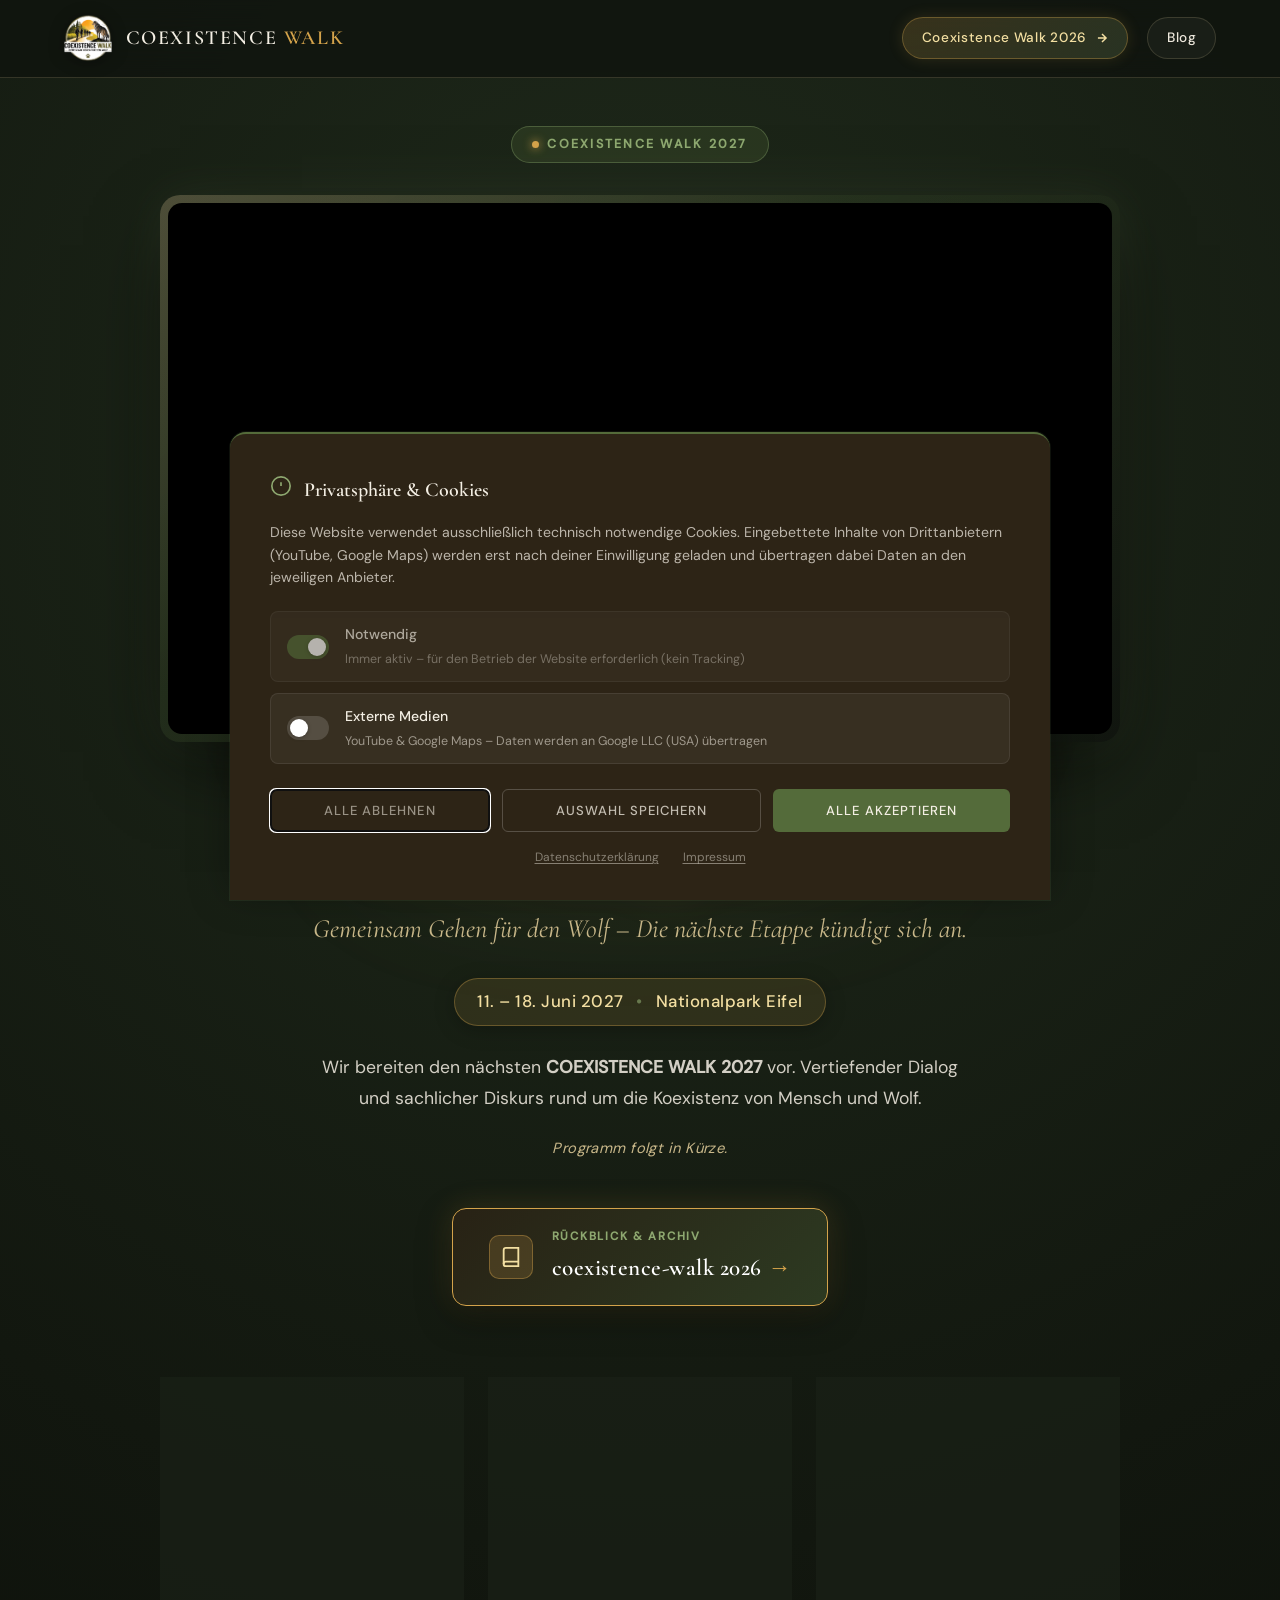
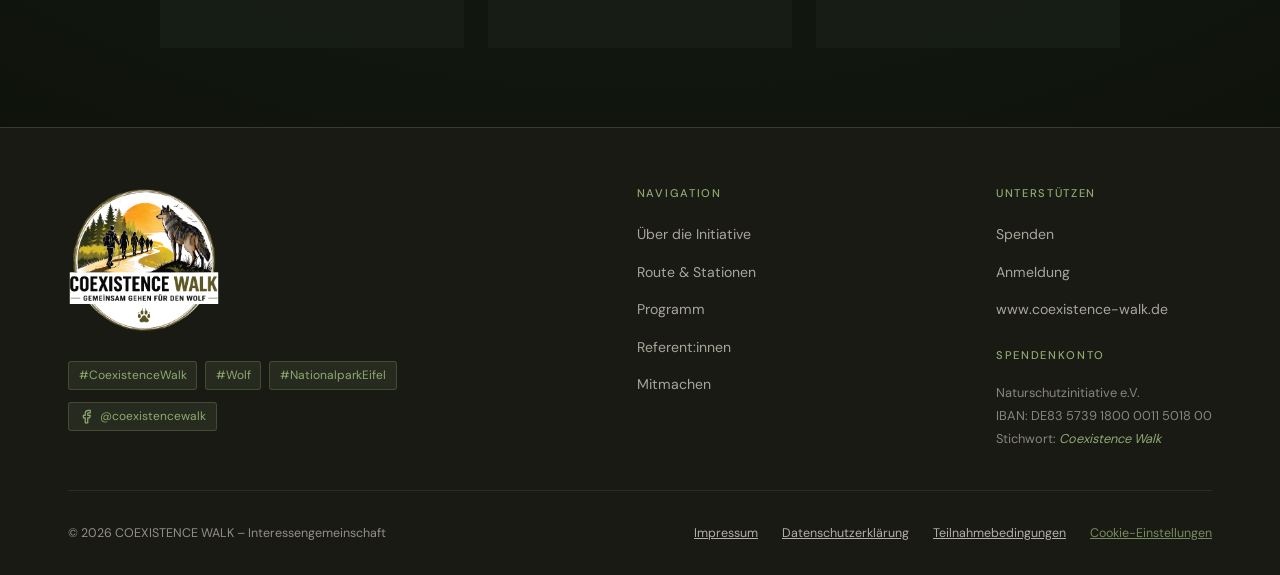
<file: index.html>
<!DOCTYPE html>
<html lang="de">

<head>
  <meta charset="UTF-8" />
  <meta name="viewport" content="width=device-width, initial-scale=1.0" />
  <title>COEXISTENCE WALK 2027 – Coming Soon</title>
  <meta name="description"
    content="Coexistence Walk 2027 – Gemeinsam Gehen für den Wolf. Vom 11. bis 18. Juni 2027 im Nationalpark Eifel. Das nächste Kapitel kündigt sich an." />
  <link rel="apple-touch-icon" sizes="180x180" href="/apple-touch-icon.png" />
  <link rel="icon" type="image/png" sizes="32x32" href="/favicon-32x32.png" />
  <link rel="icon" type="image/png" sizes="16x16" href="/favicon-16x16.png" />
  <link rel="manifest" href="/site.webmanifest" />

  <!-- Fonts: lokal gehostet – DSGVO-konform -->
  <link rel="stylesheet" href="/fonts/fonts.css" />

  <style>
    /* ─── DESIGN TOKENS ───────────────────────────────────────── */
    :root {
      --bg-dark: #0f130e;
      --bg-surface: #171d14;
      --bg-card: rgba(26, 34, 23, 0.7);
      --ink: #1a1a14;
      --bark: #2d2416;
      --moss: #334226;
      --fern: #546b3a;
      --sage: #8ea870;
      --sand: #c9b88a;
      --gold: #d4a34b;
      --gold-light: #f3dfa2;
      --linen: #f4efe4;
      --cream: #faf8f2;
      --parchment: #ede8dc;
      --border-subtle: rgba(201, 184, 138, 0.2);
      --border-glow: rgba(212, 163, 75, 0.35);

      --font-display: 'Cormorant Garamond', Georgia, serif;
      --font-body: 'DM Sans', sans-serif;

      --ease-out: cubic-bezier(0.22, 1, 0.36, 1);
    }

    /* ─── RESET ───────────────────────────────────────────────── */
    *,
    *::before,
    *::after {
      box-sizing: border-box;
      margin: 0;
      padding: 0;
    }

    html {
      scroll-behavior: smooth;
      background: var(--bg-dark);
      color: var(--linen);
    }

    body {
      background: radial-gradient(circle at 50% 20%, #1f2a1b 0%, #12170f 60%, #0a0d08 100%);
      min-height: 100vh;
      font-family: var(--font-body);
      font-size: clamp(15px, 1.5vw, 17px);
      line-height: 1.65;
      color: var(--linen);
      overflow-x: hidden;
      display: flex;
      flex-direction: column;
      position: relative;
    }

    /* Atmospheric ambient background elements */
    .ambient-glow {
      position: absolute;
      top: 15%;
      left: 50%;
      transform: translateX(-50%);
      width: clamp(320px, 70vw, 900px);
      height: clamp(320px, 45vw, 600px);
      background: radial-gradient(circle, rgba(142, 168, 112, 0.14) 0%, rgba(212, 163, 75, 0.08) 45%, transparent 75%);
      filter: blur(60px);
      pointer-events: none;
      z-index: 0;
    }

    a {
      color: inherit;
      text-decoration: none;
    }

    /* ─── HEADER / NAVBAR ─────────────────────────────────────── */
    header {
      position: sticky;
      top: 0;
      z-index: 100;
      backdrop-filter: blur(16px);
      -webkit-backdrop-filter: blur(16px);
      background: rgba(15, 19, 14, 0.75);
      border-bottom: 1px solid var(--border-subtle);
      transition: all 0.3s var(--ease-out);
    }

    .header-inner {
      max-width: 1200px;
      margin: 0 auto;
      padding: 0.9rem 1.5rem;
      display: flex;
      align-items: center;
      justify-content: space-between;
      gap: 1.5rem;
    }

    .brand-logo {
      display: inline-flex;
      align-items: center;
      gap: 0.85rem;
      transition: transform 0.25s var(--ease-out), opacity 0.25s;
    }

    .brand-logo:hover {
      opacity: 0.9;
      transform: translateY(-1px);
    }

    .brand-logo img {
      height: 48px;
      width: auto;
      object-fit: contain;
      filter: drop-shadow(0 2px 8px rgba(0, 0, 0, 0.4));
    }

    .brand-title {
      font-family: var(--font-display);
      font-size: 1.25rem;
      letter-spacing: 0.08em;
      font-weight: 600;
      color: var(--linen);
      text-transform: uppercase;
    }

    .brand-title span {
      color: var(--gold);
    }

    .header-nav {
      display: flex;
      align-items: center;
      gap: 1.2rem;
    }

    .nav-btn {
      font-family: var(--font-body);
      font-size: 0.85rem;
      font-weight: 500;
      letter-spacing: 0.05em;
      padding: 0.55rem 1.15rem;
      border-radius: 999px;
      transition: all 0.25s var(--ease-out);
      display: inline-flex;
      align-items: center;
      gap: 0.5rem;
    }

    .nav-btn-outline {
      border: 1px solid var(--border-subtle);
      background: rgba(255, 255, 255, 0.04);
      color: var(--parchment);
    }

    .nav-btn-outline:hover {
      background: rgba(255, 255, 255, 0.1);
      border-color: var(--sand);
      color: #ffffff;
      transform: translateY(-1px);
    }

    .nav-btn-gold {
      background: linear-gradient(135deg, rgba(212, 163, 75, 0.2) 0%, rgba(142, 168, 112, 0.2) 100%);
      border: 1px solid var(--border-glow);
      color: var(--gold-light);
      box-shadow: 0 0 15px rgba(212, 163, 75, 0.15);
    }

    .nav-btn-gold:hover {
      background: linear-gradient(135deg, rgba(212, 163, 75, 0.35) 0%, rgba(142, 168, 112, 0.35) 100%);
      border-color: var(--gold);
      color: #fff;
      transform: translateY(-1px);
      box-shadow: 0 0 20px rgba(212, 163, 75, 0.3);
    }

    /* ─── MAIN HERO SECTION ───────────────────────────────────── */
    main {
      flex: 1;
      display: flex;
      flex-direction: column;
      align-items: center;
      justify-content: center;
      padding: 3rem 1.5rem 5rem;
      position: relative;
      z-index: 1;
    }

    .hero-container {
      max-width: 1060px;
      width: 100%;
      margin: 0 auto;
      display: flex;
      flex-direction: column;
      align-items: center;
      text-align: center;
    }

    /* Eyebrow badge */
    .teaser-badge {
      display: inline-flex;
      align-items: center;
      gap: 0.5rem;
      padding: 0.45rem 1.25rem;
      border-radius: 999px;
      background: rgba(84, 107, 58, 0.25);
      border: 1px solid rgba(142, 168, 112, 0.35);
      color: var(--sage);
      font-size: 0.78rem;
      font-weight: 600;
      letter-spacing: 0.18em;
      text-transform: uppercase;
      margin-bottom: 2rem;
      animation: fadeInDown 1.2s var(--ease-out) both;
    }

    .teaser-badge::before {
      content: '';
      display: inline-block;
      width: 7px;
      height: 7px;
      border-radius: 50%;
      background: var(--gold);
      box-shadow: 0 0 10px var(--gold);
      animation: pulse 2s infinite;
    }

    @keyframes pulse {

      0%,
      100% {
        opacity: 1;
        transform: scale(1);
      }

      50% {
        opacity: 0.4;
        transform: scale(0.85);
      }
    }

    /* ─── VIDEO PLAYER FRAME & SLOW FADE-IN ──────────────────── */
    .video-showcase {
      width: 100%;
      max-width: 960px;
      position: relative;
      margin-bottom: 2.75rem;
      border-radius: 20px;
      padding: 8px;
      background: linear-gradient(145deg, rgba(201, 184, 138, 0.3) 0%, rgba(51, 66, 38, 0.4) 40%, rgba(15, 19, 14, 0.8) 100%);
      box-shadow: 0 30px 80px -20px rgba(0, 0, 0, 0.85),
        0 0 50px rgba(142, 168, 112, 0.12);
      animation: videoEntrance 2s var(--ease-out) both;
    }

    .video-inner {
      position: relative;
      width: 100%;
      aspect-ratio: 16 / 9;
      background: #000;
      border-radius: 14px;
      overflow: hidden;
      display: flex;
      align-items: center;
      justify-content: center;
    }

    .video-element {
      width: 100%;
      height: 100%;
      object-fit: cover;
      display: block;
      opacity: 0;
      transform: scale(1.02);
      transition: opacity 2.2s cubic-bezier(0.16, 1, 0.3, 1), transform 2.6s cubic-bezier(0.16, 1, 0.3, 1);
    }

    .video-element.video-loaded {
      opacity: 1;
      transform: scale(1);
    }

    /* Video controls overlay */
    .video-controls-overlay {
      position: absolute;
      bottom: 16px;
      right: 16px;
      display: flex;
      gap: 10px;
      z-index: 10;
      opacity: 0;
      transition: opacity 0.5s ease;
    }

    .video-showcase:hover .video-controls-overlay,
    .video-controls-overlay.active {
      opacity: 1;
    }

    .ctrl-btn {
      background: rgba(15, 19, 14, 0.75);
      backdrop-filter: blur(8px);
      -webkit-backdrop-filter: blur(8px);
      border: 1px solid rgba(255, 255, 255, 0.2);
      color: var(--linen);
      padding: 0.5rem 0.9rem;
      border-radius: 999px;
      font-size: 0.75rem;
      font-weight: 500;
      letter-spacing: 0.04em;
      cursor: pointer;
      display: inline-flex;
      align-items: center;
      gap: 0.45rem;
      transition: all 0.2s ease;
    }

    .ctrl-btn:hover {
      background: rgba(45, 36, 22, 0.9);
      border-color: var(--gold);
      color: var(--gold-light);
      transform: translateY(-1px);
    }

    .ctrl-btn svg {
      width: 15px;
      height: 15px;
    }

    /* ─── TYPOGRAPHY & COMING SOON ────────────────────────────── */
    .coming-soon-heading {
      font-family: var(--font-display);
      font-size: clamp(3.2rem, 8vw, 6.2rem);
      font-weight: 400;
      line-height: 1.05;
      letter-spacing: 0.04em;
      margin-bottom: 1.25rem;
      text-wrap: balance;
      background: linear-gradient(135deg, #ffffff 0%, var(--linen) 40%, var(--gold-light) 75%, var(--sand) 100%);
      -webkit-background-clip: text;
      -webkit-text-fill-color: transparent;
      background-clip: text;
      filter: drop-shadow(0 4px 20px rgba(212, 163, 75, 0.25));
      animation: fadeInUp 1.4s var(--ease-out) 0.4s both;
    }

    .teaser-subtext {
      font-family: var(--font-display);
      font-size: clamp(1.2rem, 2.3vw, 1.65rem);
      font-style: italic;
      color: var(--sand);
      max-width: 780px;
      margin: 0 auto 1.75rem;
      line-height: 1.5;
      text-wrap: balance;
      animation: fadeInUp 1.4s var(--ease-out) 0.6s both;
    }

    /* Event Highlight Pill (Datum & Ort) */
    .event-pill {
      display: inline-flex;
      align-items: center;
      justify-content: center;
      flex-wrap: wrap;
      gap: 0.5rem 0.8rem;
      padding: 0.6rem 1.4rem;
      margin: 0 auto 1.6rem;
      background: rgba(212, 163, 75, 0.12);
      border: 1px solid var(--border-glow);
      border-radius: 999px;
      color: var(--gold-light);
      font-size: clamp(0.9rem, 1.4vw, 1.05rem);
      font-weight: 500;
      letter-spacing: 0.03em;
      box-shadow: 0 4px 20px rgba(0, 0, 0, 0.25);
      animation: fadeInUp 1.4s var(--ease-out) 0.68s both;
    }

    .pill-sep {
      color: var(--sage);
      opacity: 0.6;
    }

    .teaser-desc {
      font-size: clamp(0.95rem, 1.5vw, 1.1rem);
      color: rgba(244, 239, 228, 0.85);
      max-width: 660px;
      margin: 0 auto 1.4rem;
      line-height: 1.75;
      text-wrap: pretty;
      animation: fadeInUp 1.4s var(--ease-out) 0.75s both;
    }

    .teaser-note {
      font-size: 0.92rem;
      font-style: italic;
      color: var(--sand);
      margin: 0 auto 3rem;
      letter-spacing: 0.03em;
      opacity: 0.9;
      animation: fadeInUp 1.4s var(--ease-out) 0.82s both;
    }

    /* ─── PROMINENT ARCHIVE CTA ───────────────────────────────── */
    .cta-container {
      display: flex;
      flex-direction: column;
      align-items: center;
      gap: 1.25rem;
      animation: fadeInUp 1.4s var(--ease-out) 0.9s both;
    }

    .archive-card-btn {
      display: inline-flex;
      align-items: center;
      gap: 1.2rem;
      padding: 1.1rem 2.2rem;
      background: linear-gradient(135deg, rgba(45, 36, 22, 0.8) 0%, rgba(51, 66, 38, 0.8) 100%);
      border: 1.5px solid var(--gold);
      border-radius: 14px;
      color: var(--linen);
      box-shadow: 0 12px 35px rgba(0, 0, 0, 0.4),
        0 0 30px rgba(212, 163, 75, 0.2);
      transition: all 0.35s var(--ease-out);
      position: relative;
      overflow: hidden;
    }

    .archive-card-btn::before {
      content: '';
      position: absolute;
      top: 0;
      left: -100%;
      width: 100%;
      height: 100%;
      background: linear-gradient(90deg, transparent, rgba(255, 255, 255, 0.15), transparent);
      transition: left 0.75s ease;
    }

    .archive-card-btn:hover {
      transform: translateY(-3px) scale(1.02);
      border-color: #fff;
      box-shadow: 0 16px 45px rgba(0, 0, 0, 0.6),
        0 0 40px rgba(212, 163, 75, 0.45);
      background: linear-gradient(135deg, rgba(65, 52, 32, 0.9) 0%, rgba(68, 88, 51, 0.9) 100%);
    }

    .archive-card-btn:hover::before {
      left: 100%;
    }

    .archive-btn-icon {
      display: flex;
      align-items: center;
      justify-content: center;
      width: 44px;
      height: 44px;
      border-radius: 10px;
      background: rgba(212, 163, 75, 0.18);
      border: 1px solid rgba(212, 163, 75, 0.4);
      color: var(--gold-light);
      flex-shrink: 0;
      transition: transform 0.3s var(--ease-out);
    }

    .archive-card-btn:hover .archive-btn-icon {
      transform: scale(1.1);
      background: rgba(212, 163, 75, 0.3);
    }

    .archive-btn-text {
      text-align: left;
    }

    .archive-btn-label {
      font-size: 0.72rem;
      letter-spacing: 0.15em;
      text-transform: uppercase;
      color: var(--sage);
      font-weight: 600;
      display: block;
      margin-bottom: 0.2rem;
    }

    .archive-btn-title {
      font-family: var(--font-display);
      font-size: 1.45rem;
      font-weight: 600;
      color: #ffffff;
      letter-spacing: 0.02em;
      display: flex;
      align-items: center;
      gap: 0.4rem;
    }

    .archive-btn-arrow {
      color: var(--gold);
      transition: transform 0.3s ease;
    }

    .archive-card-btn:hover .archive-btn-arrow {
      transform: translateX(4px);
    }

    /* ─── QUICK HIGHLIGHTS GRID ───────────────────────────────── */
    .preview-grid {
      display: grid;
      grid-template-columns: repeat(auto-fit, minmax(280px, 1fr));
      gap: 1.5rem;
      max-width: 960px;
      width: 100%;
      margin-top: 4.5rem;
      animation: fadeInUp 1.4s var(--ease-out) 1.05s both;
    }

    .preview-card {
      background: var(--bg-card);
      border: 1px solid var(--border-subtle);
      border-radius: 14px;
      padding: 1.75rem 1.5rem;
      text-align: left;
      backdrop-filter: blur(12px);
      -webkit-backdrop-filter: blur(12px);
      transition: all 0.3s var(--ease-out);
    }

    .preview-card:hover {
      border-color: rgba(201, 184, 138, 0.45);
      background: rgba(33, 44, 29, 0.85);
      transform: translateY(-2px);
    }

    .preview-card-icon {
      font-size: 1.6rem;
      margin-bottom: 0.9rem;
      display: inline-block;
    }

    .preview-card h3 {
      font-family: var(--font-display);
      font-size: 1.3rem;
      font-weight: 600;
      color: var(--linen);
      margin-bottom: 0.5rem;
    }

    .preview-card p {
      font-size: 0.88rem;
      color: rgba(244, 239, 228, 0.7);
      line-height: 1.6;
    }

    .container {
      max-width: 1240px;
      margin: 0 auto;
      padding: 0 clamp(1.25rem, 5vw, 3rem);
    }

    /* ─── FOOTER ──────────────────────────────────────────────── */
    footer {
      background: var(--ink);
      color: rgba(244, 239, 228, 0.5);
      padding: 3.5rem 0 2rem;
      border-top: 1px solid var(--border-subtle);
      position: relative;
      z-index: 10;
    }

    .footer-top {
      display: flex;
      justify-content: space-between;
      flex-wrap: wrap;
      gap: 2rem;
      padding-bottom: 2.5rem;
      border-bottom: 1px solid rgba(255, 255, 255, 0.08);
    }

    .footer-brand .nav-logo {
      color: var(--linen);
      font-size: 1.1rem;
    }

    .footer-brand p {
      font-size: 0.82rem;
      margin-top: 0.75rem;
      max-width: 260px;
      line-height: 1.7;
      color: rgba(244, 239, 228, 0.65);
    }

    .footer-links h4 {
      font-size: 0.7rem;
      letter-spacing: 0.15em;
      text-transform: uppercase;
      color: var(--sage);
      margin-bottom: 1rem;
      font-weight: 500;
    }

    .footer-links ul {
      list-style: none;
      padding: 0;
      margin: 0;
    }

    .footer-links li {
      margin-bottom: 0.6rem;
    }

    .footer-links a {
      font-size: 0.88rem;
      color: rgba(244, 239, 228, 0.65);
      transition: color 0.2s;
    }

    .footer-links a:hover {
      color: var(--linen);
    }

    .footer-hashtags {
      display: flex;
      flex-wrap: wrap;
      gap: 0.5rem;
      margin-top: 0.75rem;
    }

    .hashtag {
      font-size: 0.75rem;
      color: var(--sage);
      background: rgba(142, 168, 112, 0.12);
      padding: 0.2rem 0.6rem;
      border: 1px solid rgba(142, 168, 112, 0.25);
      border-radius: 3px;
    }

    .footer-bottom {
      padding-top: 2rem;
      display: flex;
      justify-content: space-between;
      align-items: center;
      flex-wrap: wrap;
      gap: 1rem;
      font-size: 0.78rem;
      color: rgba(244, 239, 228, 0.55);
    }

    /* ─── ANIMATIONS ──────────────────────────────────── */
    @keyframes videoEntrance {
      0% {
        opacity: 0;
        transform: translateY(24px) scale(0.98);
      }

      100% {
        opacity: 1;
        transform: translateY(0) scale(1);
      }
    }

    @keyframes fadeInUp {
      0% {
        opacity: 0;
        transform: translateY(20px);
      }

      100% {
        opacity: 1;
        transform: translateY(0);
      }
    }

    @keyframes fadeInDown {
      0% {
        opacity: 0;
        transform: translateY(-15px);
      }

      100% {
        opacity: 1;
        transform: translateY(0);
      }
    }

    /* ─── RESPONSIVE DESIGN ───────────────────────────────────── */
    @media (max-width: 768px) {
      .header-inner {
        padding: 0.75rem 1rem;
      }

      .brand-title {
        font-size: 1.05rem;
      }

      .brand-logo img {
        height: 38px;
      }

      .nav-btn {
        padding: 0.45rem 0.85rem;
        font-size: 0.78rem;
      }

      .video-showcase {
        padding: 4px;
        border-radius: 14px;
        margin-bottom: 2rem;
      }

      .video-inner {
        border-radius: 10px;
      }

      .video-controls-overlay {
        opacity: 1;
        bottom: 10px;
        right: 10px;
      }

      .event-pill {
        padding: 0.5rem 1.1rem;
        font-size: 0.88rem;
        gap: 0.4rem 0.6rem;
      }

      .teaser-desc {
        font-size: 0.96rem;
        line-height: 1.68;
        padding: 0 0.5rem;
      }

      .archive-card-btn {
        width: 100%;
        padding: 1rem 1.4rem;
        justify-content: flex-start;
      }

      .footer-main,
      .footer-bottom {
        flex-direction: column;
        align-items: flex-start;
      }
    }

    /* ─── COOKIE BANNER ───────────────────────────────────────── */
    #cookie-banner {
      position: fixed;
      bottom: 0;
      left: 0;
      right: 0;
      z-index: 10000;
      padding: 0 clamp(0rem, 3vw, 1.5rem);
      display: flex;
      justify-content: center;
      align-items: flex-end;
      pointer-events: none;
      opacity: 0;
      transform: translateY(24px);
      transition: opacity 0.4s var(--ease-out), transform 0.4s var(--ease-out);
    }

    #cookie-banner.cb-visible {
      pointer-events: auto;
      opacity: 1;
      transform: translateY(0);
    }

    .cb-inner {
      background: var(--bark);
      color: var(--linen);
      border-radius: 16px 16px 0 0;
      padding: clamp(1.2rem, 4vw, 2.5rem) clamp(1.2rem, 4vw, 2.5rem) clamp(1rem, 3vw, 2rem);
      width: 100%;
      max-width: 820px;
      max-height: 92svh;
      overflow-y: auto;
      box-shadow:
        0 -8px 40px rgba(0, 0, 0, 0.35),
        0 0 0 1px rgba(142, 168, 112, 0.12);
      border-top: 2px solid var(--fern);
      position: relative;
    }

    .cb-header {
      display: flex;
      align-items: center;
      gap: 0.75rem;
      margin-bottom: 0.9rem;
    }

    .cb-icon {
      flex-shrink: 0;
      color: var(--sage);
    }

    .cb-title {
      font-family: var(--font-display);
      font-weight: 600;
      font-size: 1.25rem;
      color: var(--linen);
    }

    .cb-text {
      font-family: var(--font-body);
      font-size: 0.88rem;
      line-height: 1.6;
      color: rgba(244, 239, 228, 0.72);
      margin-bottom: 1.4rem;
    }

    .cb-options {
      display: flex;
      flex-direction: column;
      gap: 0.7rem;
      margin-bottom: 1.6rem;
    }

    .cb-option {
      display: flex;
      align-items: center;
      gap: 1rem;
      cursor: pointer;
      padding: 0.7rem 1rem;
      border-radius: 8px;
      background: rgba(255, 255, 255, 0.05);
      border: 1px solid rgba(255, 255, 255, 0.08);
      transition: background 0.2s;
    }

    .cb-option:hover {
      background: rgba(255, 255, 255, 0.09);
    }

    .cb-option--disabled {
      cursor: default;
      opacity: 0.65;
    }

    .cb-option-info {
      display: flex;
      flex-direction: column;
      gap: 0.15rem;
    }

    .cb-option-info strong {
      font-family: var(--font-body);
      font-size: 0.88rem;
      font-weight: 500;
      color: var(--linen);
    }

    .cb-option-info span {
      font-size: 0.78rem;
      color: rgba(244, 239, 228, 0.55);
    }

    .cb-toggle {
      position: relative;
      flex-shrink: 0;
      width: 42px;
      height: 24px;
      background: rgba(255, 255, 255, 0.15);
      border-radius: 12px;
      transition: background 0.25s;
      cursor: pointer;
    }

    .cb-toggle--active {
      background: var(--fern);
    }

    .cb-toggle-knob {
      position: absolute;
      top: 3px;
      left: 3px;
      width: 18px;
      height: 18px;
      border-radius: 50%;
      background: #fff;
      box-shadow: 0 1px 4px rgba(0, 0, 0, 0.25);
      transition: transform 0.25s var(--ease-out);
    }

    .cb-toggle--active .cb-toggle-knob {
      transform: translateX(18px);
    }

    .cb-actions {
      display: flex;
      gap: 0.75rem;
      flex-wrap: wrap;
      margin-bottom: 1rem;
    }

    .cb-btn {
      flex: 1 1 auto;
      padding: 0.75rem 1.5rem;
      font-family: var(--font-body);
      font-size: 0.82rem;
      font-weight: 500;
      letter-spacing: 0.08em;
      text-transform: uppercase;
      border: none;
      border-radius: 6px;
      cursor: pointer;
      transition: all 0.25s var(--ease-out);
    }

    .cb-btn--primary {
      background: var(--fern);
      color: var(--linen);
    }

    .cb-btn--primary:hover {
      background: var(--moss);
      transform: translateY(-1px);
    }

    .cb-btn--outline {
      background: transparent;
      color: rgba(244, 239, 228, 0.75);
      border: 1.5px solid rgba(255, 255, 255, 0.2);
    }

    .cb-btn--outline:hover {
      background: rgba(255, 255, 255, 0.08);
      color: var(--linen);
    }

    .cb-btn--reject {
      background: transparent;
      color: rgba(244, 239, 228, 0.55);
      border: 1.5px solid rgba(255, 255, 255, 0.12);
    }

    .cb-btn--reject:hover {
      background: rgba(255, 255, 255, 0.06);
      color: var(--linen);
      border-color: rgba(255, 255, 255, 0.25);
    }

    .cb-footer-links {
      display: flex;
      gap: 1.5rem;
      justify-content: center;
      pointer-events: auto;
      position: relative;
      z-index: 100;
    }

    .cb-footer-links a {
      font-size: 0.75rem;
      color: rgba(244, 239, 228, 0.45);
      text-decoration: underline;
      text-underline-offset: 2px;
      transition: color 0.2s;
    }

    .cb-footer-links a:hover {
      color: var(--sage);
    }

    @media (max-width: 600px) {
      #cookie-banner {
        padding: 0;
      }

      .cb-inner {
        border-radius: 14px 14px 0 0;
        max-height: 88svh;
      }

      .cb-options {
        gap: 0.5rem;
        margin-bottom: 1.2rem;
      }

      .cb-option {
        padding: 0.6rem 0.75rem;
      }

      .cb-actions {
        flex-direction: column;
        gap: 0.6rem;
      }

      .cb-btn {
        text-align: center;
        padding: 0.85rem 1.2rem;
        font-size: 0.85rem;
      }

      .cb-text {
        margin-bottom: 1rem;
        font-size: 0.85rem;
      }

      .cb-footer-links {
        gap: 1rem;
        margin-top: 0.5rem;
      }
    }
  </style>
</head>

<body>

  <div class="ambient-glow"></div>

  <!-- ─── HEADER / NAVBAR ─────────────────────────────────────── -->
  <header>
    <div class="header-inner">
      <a class="brand-logo" href="index.html">
        <img src="wolf_druck.png" alt="Coexistence Walk Logo" />
        <span class="brand-title">Coexistence <span>Walk</span></span>
      </a>

      <nav class="header-nav">
        <a href="coexistence-walk-2026.html" class="nav-btn nav-btn-gold">
          <span>Coexistence Walk 2026</span>
          <svg width="14" height="14" viewBox="0 0 24 24" fill="none" stroke="currentColor" stroke-width="2.5">
            <path d="M5 12h14M12 5l7 7-7 7" />
          </svg>
        </a>
        <a href="blog.html" class="nav-btn nav-btn-outline">Blog</a>
      </nav>
    </div>
  </header>

  <!-- ─── HERO CONTENT ────────────────────────────────────────── -->
  <main>
    <div class="hero-container">

      <!-- Teaser Tag -->
      <div class="teaser-badge">
        <span>Coexistence Walk 2027</span>
      </div>

      <!-- Video Showcase with slow fade-in -->
      <div class="video-showcase">
        <div class="video-inner">
          <video id="introVideo" class="video-element" src="videos/coexistence-walk_2027_into.mp4" autoplay muted
            playsinline preload="auto" title="Coexistence Walk 2027 Intro"></video>

          <!-- Interactive Controls Overlay -->
          <div class="video-controls-overlay" id="videoControls">
            <button class="ctrl-btn" id="audioToggleBtn" title="Ton umschalten" aria-label="Ton einschalten">
              <svg id="soundMutedIcon" viewBox="0 0 24 24" fill="none" stroke="currentColor" stroke-width="2">
                <path d="M11 5L6 9H2v6h4l5 4V5z" />
                <line x1="23" y1="9" x2="17" y2="15" />
                <line x1="17" y1="9" x2="23" y2="15" />
              </svg>
              <svg id="soundActiveIcon" viewBox="0 0 24 24" fill="none" stroke="currentColor" stroke-width="2"
                style="display:none;">
                <polygon points="11 5 6 9 2 9 2 15 6 15 11 19 11 5"></polygon>
                <path d="M19.07 4.93a10 10 0 0 1 0 14.14M15.54 8.46a5 5 0 0 1 0 7.07"></path>
              </svg>
              <span id="audioStatusText">Ton an</span>
            </button>

            <button class="ctrl-btn" id="playToggleBtn" title="Pause / Abspielen" aria-label="Pause oder Abspielen">
              <svg id="pauseIcon" viewBox="0 0 24 24" fill="none" stroke="currentColor" stroke-width="2">
                <rect x="6" y="4" width="4" height="16"></rect>
                <rect x="14" y="4" width="4" height="16"></rect>
              </svg>
              <svg id="playIcon" viewBox="0 0 24 24" fill="none" stroke="currentColor" stroke-width="2"
                style="display:none;">
                <polygon points="5 3 19 12 5 21 5 3"></polygon>
              </svg>
            </button>
          </div>
        </div>
      </div>

      <!-- Typography -->
      <h1 class="coming-soon-heading">Coming soon</h1>
      <p class="teaser-subtext">Gemeinsam Gehen für den Wolf – Die nächste Etappe kündigt sich an.</p>

      <!-- Event Info Badge -->
      <div class="event-pill">
        <span>11. – 18. Juni 2027</span>
        <span class="pill-sep">•</span>
        <span>Nationalpark Eifel</span>
      </div>

      <!-- Natural Flowing Teaser Text -->
      <p class="teaser-desc">
        Wir bereiten den nächsten <strong>COEXISTENCE WALK 2027</strong> vor. Vertiefender Dialog und
        sachlicher Diskurs rund um die Koexistenz von Mensch und Wolf.
      </p>

      <!-- Subtitle Note -->
      <p class="teaser-note">Programm folgt in Kürze.</p>

      <!-- Prominent Archive CTA Button -->
      <div class="cta-container">
        <a href="coexistence-walk-2026.html" class="archive-card-btn"
          title="Besuche das vollständige Archiv des Coexistence Walk 2026">
          <div class="archive-btn-icon">
            <svg width="22" height="22" viewBox="0 0 24 24" fill="none" stroke="currentColor" stroke-width="2">
              <path d="M4 19.5A2.5 2.5 0 0 1 6.5 17H20" />
              <path d="M6.5 2H20v20H6.5A2.5 2.5 0 0 1 4 19.5v-15A2.5 2.5 0 0 1 6.5 2z" />
            </svg>
          </div>
          <div class="archive-btn-text">
            <span class="archive-btn-label">Rückblick & Archiv</span>
            <div class="archive-btn-title">
              <span>coexistence-walk 2026</span>
              <span class="archive-btn-arrow">→</span>
            </div>
          </div>
        </a>
      </div>

      <!-- Teaser Cards -->
      <div class="preview-grid">
        <div class="preview-card">
          <span class="preview-card-icon">🐺</span>
          <h3>Dialog im Fokus</h3>
          <p>Lösungen finden durch sachlichen Diskurs, Fakten und den direkten Austausch zwischen Befürwortern,
            Kritikern und Fachleuten.</p>
        </div>
        <div class="preview-card">
          <span class="preview-card-icon">🌲</span>
          <h3>Natur & Bewegung</h3>
          <p>Gemeinsam unterwegs durch symbolträchtige Landschaften im Umfeld des Grünen Bandes – Schritt für Schritt
            für ein tragfähiges Miteinander.</p>
        </div>
        <div class="preview-card">
          <span class="preview-card-icon">📁</span>
          <h3>Archiv & Rückblick</h3>
          <p>Entdecken Sie alle Vorträge, Experten, Etappen und Fotos des vergangenen Walks auf unserer Archivseite
            2026.</p>
        </div>
      </div>

    </div>
  </main>

  <!-- ─── FOOTER ─────────────────────────────────────────────── -->
  <footer>
    <div class="container">
      <div class="footer-top">
        <div class="footer-brand">
          <div class="nav-logo">
            <img src="wolf_druck.png" alt="Coexistence Walk Logo"
              style="height:152px; width:auto; object-fit:contain;" />
          </div>
          <div class="footer-hashtags" style="margin-top:1rem;">
            <span class="hashtag">#CoexistenceWalk</span>
            <span class="hashtag">#Wolf</span>
            <span class="hashtag">#NationalparkEifel</span>
          </div>
          <div style="margin-top:0.8rem;">
            <a href="https://www.facebook.com/coexistencewalk/" target="_blank" rel="noopener noreferrer"
              class="hashtag"
              style="text-decoration:none; display:inline-flex; align-items:center; gap:0.4rem; transition:color 0.3s;"
              onmouseover="this.style.color='#1877F2'" onmouseout="this.style.color=''">
              <svg width="15" height="15" viewBox="0 0 24 24" fill="none" stroke="currentColor" stroke-width="2"
                stroke-linecap="round" stroke-linejoin="round">
                <path d="M18 2h-3a5 5 0 00-5 5v3H7v4h3v8h4v-8h3l1-4h-4V7a1 1 0 011-1h3z"></path>
              </svg>
              @coexistencewalk
            </a>
          </div>
        </div>

        <div class="footer-links">
          <h4>Navigation</h4>
          <ul>
            <li><a href="coexistence-walk-2026.html#about">Über die Initiative</a></li>
            <li><a href="coexistence-walk-2026.html#route">Route & Stationen</a></li>
            <li><a href="coexistence-walk-2026.html#programm">Programm</a></li>
            <li><a href="coexistence-walk-2026.html#referenten">Referent:innen</a></li>
            <li><a href="coexistence-walk-2026.html#mitmachen">Mitmachen</a></li>
          </ul>
        </div>

        <div class="footer-links">
          <h4>Unterstützen</h4>
          <ul>
            <li><a href="coexistence-walk-2026.html#spenden">Spenden</a></li>
            <li><a href="coexistence-walk-2026.html#kontakt">Anmeldung</a></li>
            <li><a href="https://www.coexistence-walk.de" target="_blank">www.coexistence-walk.de</a></li>
          </ul>
          <div style="margin-top:1.5rem;">
            <h4>Spendenkonto</h4>
            <p style="font-size:0.8rem; margin-top:0.5rem; line-height:1.8;">
              Naturschutzinitiative e.V.<br />
              IBAN: DE83 5739 1800 0011 5018 00<br />
              Stichwort: <em style="color:var(--sage);">Coexistence Walk</em>
            </p>
          </div>
        </div>
      </div>

      <div class="footer-bottom">
        <span>© 2026 COEXISTENCE WALK – Interessengemeinschaft</span>
        <div style="display:flex; gap:1.5rem; flex-wrap:wrap; justify-content:flex-end;">
          <a href="impressum.html" style="text-decoration: underline; color: rgba(244, 239, 228, 0.7);">Impressum</a>
          <a href="datenschutz.html"
            style="text-decoration: underline; color: rgba(244, 239, 228, 0.7);">Datenschutzerklärung</a>
          <a href="teilnahmebedingungen.html"
            style="text-decoration: underline; color: rgba(244, 239, 228, 0.7);">Teilnahmebedingungen</a>
          <a href="#" onclick="openCookieSettings(); return false;"
            style="text-decoration: underline; color: rgba(142, 168, 112, 0.8);"
            id="footer-cookie-settings">Cookie-Einstellungen</a>
        </div>
      </div>
    </div>
  </footer>

  <!-- ─── COOKIE BANNER ───────────────────────────────────────── -->
  <div id="cookie-banner" aria-label="Cookie-Einstellungen" role="dialog" aria-modal="true" aria-live="polite">
    <div class="cb-inner">
      <div class="cb-header">
        <div class="cb-icon">
          <svg viewBox="0 0 24 24" width="22" height="22" fill="none" stroke="currentColor" stroke-width="1.8">
            <circle cx="12" cy="12" r="10" />
            <path d="M12 8v4M12 16h.01" />
          </svg>
        </div>
        <h3 class="cb-title">Privatsphäre &amp; Cookies</h3>
      </div>
      <p class="cb-text">Diese Website verwendet ausschließlich technisch notwendige Cookies. Eingebettete Inhalte von
        Drittanbietern (YouTube, Google Maps) werden erst nach deiner Einwilligung geladen und übertragen dabei Daten an
        den jeweiligen Anbieter.</p>
      <div class="cb-options">
        <label class="cb-option cb-option--disabled">
          <span class="cb-toggle cb-toggle--active" aria-checked="true" role="checkbox">
            <span class="cb-toggle-knob"></span>
          </span>
          <span class="cb-option-info">
            <strong>Notwendig</strong>
            <span>Immer aktiv – für den Betrieb der Website erforderlich (kein Tracking)</span>
          </span>
        </label>
        <label class="cb-option" for="cb-marketing">
          <span class="cb-toggle" id="cb-marketing-toggle" role="checkbox" aria-checked="false" tabindex="0">
            <span class="cb-toggle-knob"></span>
          </span>
          <input type="checkbox" id="cb-marketing" style="display:none;">
          <span class="cb-option-info">
            <strong>Externe Medien</strong>
            <span>YouTube &amp; Google Maps – Daten werden an Google LLC (USA) übertragen</span>
          </span>
        </label>
      </div>
      <div class="cb-actions">
        <button class="cb-btn cb-btn--reject" id="cb-reject-btn">Alle ablehnen</button>
        <button class="cb-btn cb-btn--outline" id="cb-save-btn">Auswahl speichern</button>
        <button class="cb-btn cb-btn--primary" id="cb-accept-btn">Alle akzeptieren</button>
      </div>
      <div class="cb-footer-links">
        <a href="datenschutz.html" target="_blank" rel="noopener noreferrer">Datenschutzerklärung</a>
        <a href="impressum.html" target="_blank" rel="noopener noreferrer">Impressum</a>
      </div>
    </div>
  </div>

  <!-- ─── INTERACTIVE SCRIPTS ─────────────────────────────────── -->
  <script>
    document.addEventListener('DOMContentLoaded', () => {
      const video = document.getElementById('introVideo');
      const audioToggleBtn = document.getElementById('audioToggleBtn');
      const soundMutedIcon = document.getElementById('soundMutedIcon');
      const soundActiveIcon = document.getElementById('soundActiveIcon');
      const audioStatusText = document.getElementById('audioStatusText');
      const playToggleBtn = document.getElementById('playToggleBtn');
      const pauseIcon = document.getElementById('pauseIcon');
      const playIcon = document.getElementById('playIcon');

      function triggerFadeIn() {
        setTimeout(() => {
          video.classList.add('video-loaded');
        }, 150);
      }

      if (video.readyState >= 2) {
        triggerFadeIn();
      } else {
        video.addEventListener('loadeddata', triggerFadeIn);
        video.addEventListener('canplay', triggerFadeIn);
        setTimeout(triggerFadeIn, 500);
      }

      const playPromise = video.play();
      if (playPromise !== undefined) {
        playPromise.catch(() => {});
      }

      audioToggleBtn.addEventListener('click', () => {
        video.muted = !video.muted;
        if (video.muted) {
          soundMutedIcon.style.display = 'block';
          soundActiveIcon.style.display = 'none';
          audioStatusText.textContent = 'Ton an';
          audioToggleBtn.setAttribute('aria-label', 'Ton einschalten');
        } else {
          soundMutedIcon.style.display = 'none';
          soundActiveIcon.style.display = 'block';
          audioStatusText.textContent = 'Stumm';
          audioToggleBtn.setAttribute('aria-label', 'Stummschalten');
        }
      });

      playToggleBtn.addEventListener('click', () => {
        if (video.paused || video.ended) {
          if (video.ended) {
            video.currentTime = 0;
          }
          video.play();
          pauseIcon.style.display = 'block';
          playIcon.style.display = 'none';
        } else {
          video.pause();
          pauseIcon.style.display = 'none';
          playIcon.style.display = 'block';
        }
      });

      video.addEventListener('ended', () => {
        pauseIcon.style.display = 'none';
        playIcon.style.display = 'block';
      });
    });
  </script>

  <!-- ─── COOKIE CONSENT LOGIC ─────────────────────────────── -->
  <script>
    const CONSENT_KEY = 'cmp_consent_v2';

    function setConsent(consent) {
      consent.timestamp = new Date().toISOString();
      consent.version = '2';
      localStorage.setItem(CONSENT_KEY, JSON.stringify(consent));
    }

    function getConsent() {
      const raw = localStorage.getItem(CONSENT_KEY);
      if (!raw) {
        const old = localStorage.getItem('cookieConsent');
        if (old) {
          const parsed = JSON.parse(old);
          setConsent(parsed);
          localStorage.removeItem('cookieConsent');
          return parsed;
        }
        return null;
      }
      return JSON.parse(raw);
    }

    function initToggle(toggleEl, inputEl) {
      if (!toggleEl || !inputEl) return;
      function updateUI() {
        const active = inputEl.checked;
        toggleEl.classList.toggle('cb-toggle--active', active);
        toggleEl.setAttribute('aria-checked', String(active));
      }
      inputEl.addEventListener('change', updateUI);
      toggleEl.addEventListener('keydown', (e) => {
        if (e.key === ' ' || e.key === 'Enter') {
          e.preventDefault();
          inputEl.checked = !inputEl.checked;
          updateUI();
        }
      });
      updateUI();
    }
    initToggle(document.getElementById('cb-marketing-toggle'), document.getElementById('cb-marketing'));

    function showCookieBanner() {
      document.getElementById('cookie-banner').classList.add('cb-visible');
      document.body.classList.add('cb-open');
      setTimeout(() => {
        const firstBtn = document.querySelector('#cookie-banner .cb-btn');
        if (firstBtn) firstBtn.focus();
      }, 100);
    }

    function hideCookieBanner() {
      document.getElementById('cookie-banner').classList.remove('cb-visible');
      document.body.classList.remove('cb-open');
    }

    document.getElementById('cb-reject-btn').addEventListener('click', () => {
      const consent = { necessary: true, analytics: false, marketing: false };
      setConsent(consent);
      const input = document.getElementById('cb-marketing');
      const toggle = document.getElementById('cb-marketing-toggle');
      if (input && toggle) {
        input.checked = false;
        toggle.classList.remove('cb-toggle--active');
        toggle.setAttribute('aria-checked', 'false');
      }
      hideCookieBanner();
    });

    document.getElementById('cb-save-btn').addEventListener('click', () => {
      const consent = {
        necessary: true,
        analytics: false,
        marketing: document.getElementById('cb-marketing').checked
      };
      setConsent(consent);
      hideCookieBanner();
    });

    document.getElementById('cb-accept-btn').addEventListener('click', () => {
      const consent = { necessary: true, analytics: true, marketing: true };
      setConsent(consent);
      const input = document.getElementById('cb-marketing');
      const toggle = document.getElementById('cb-marketing-toggle');
      if (input && toggle) {
        input.checked = true;
        toggle.classList.add('cb-toggle--active');
        toggle.setAttribute('aria-checked', 'true');
      }
      hideCookieBanner();
    });

    window.addEventListener('DOMContentLoaded', () => {
      const consent = getConsent();
      if (!consent) {
        setTimeout(() => showCookieBanner(), 600);
      } else {
        const marketingActive = !!(consent && consent.marketing);
        const input = document.getElementById('cb-marketing');
        const toggle = document.getElementById('cb-marketing-toggle');
        if (input && toggle) {
          input.checked = marketingActive;
          toggle.classList.toggle('cb-toggle--active', marketingActive);
          toggle.setAttribute('aria-checked', String(marketingActive));
        }
      }
    });

    window.openCookieSettings = function () {
      const consent = getConsent();
      const marketingActive = !!(consent && consent.marketing);
      const input = document.getElementById('cb-marketing');
      const toggle = document.getElementById('cb-marketing-toggle');
      if (input && toggle) {
        input.checked = marketingActive;
        toggle.classList.toggle('cb-toggle--active', marketingActive);
        toggle.setAttribute('aria-checked', String(marketingActive));
      }
      showCookieBanner();
      return false;
    };
  </script>
</body>

</html>
</file>
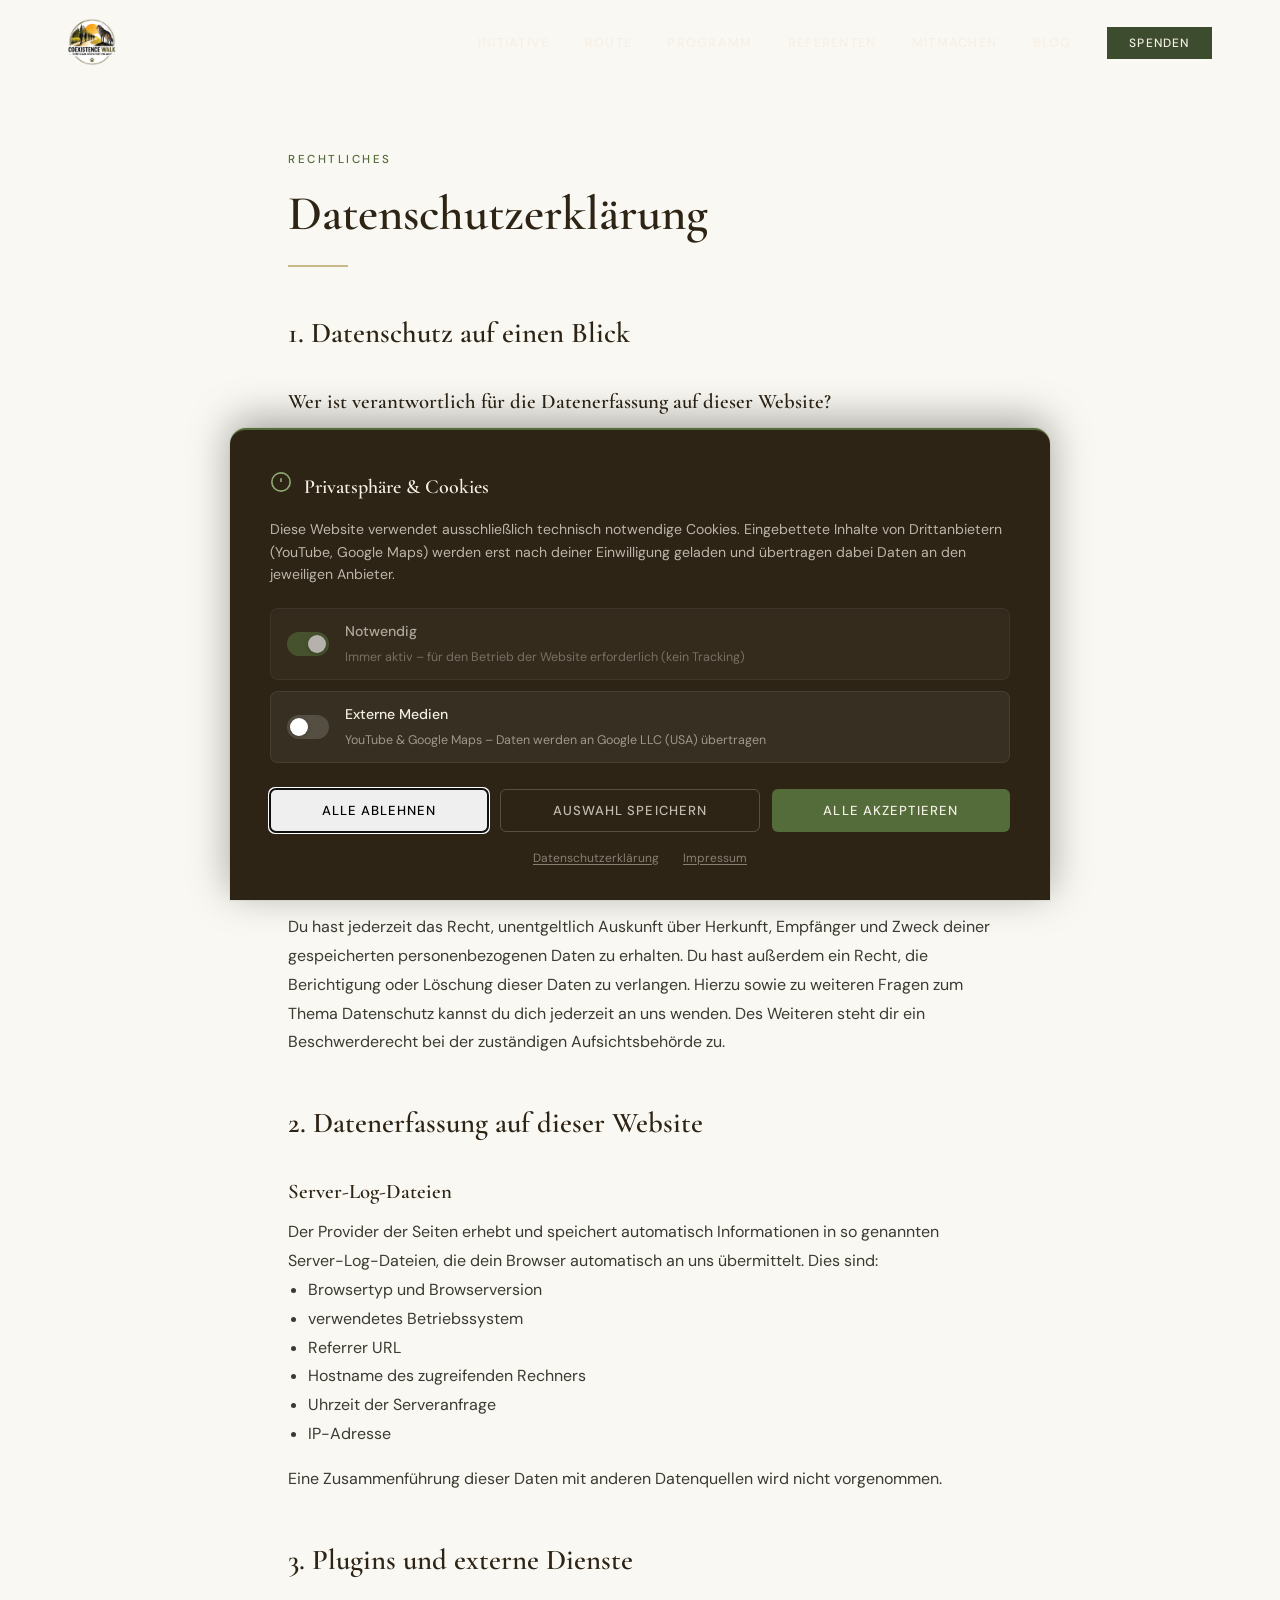
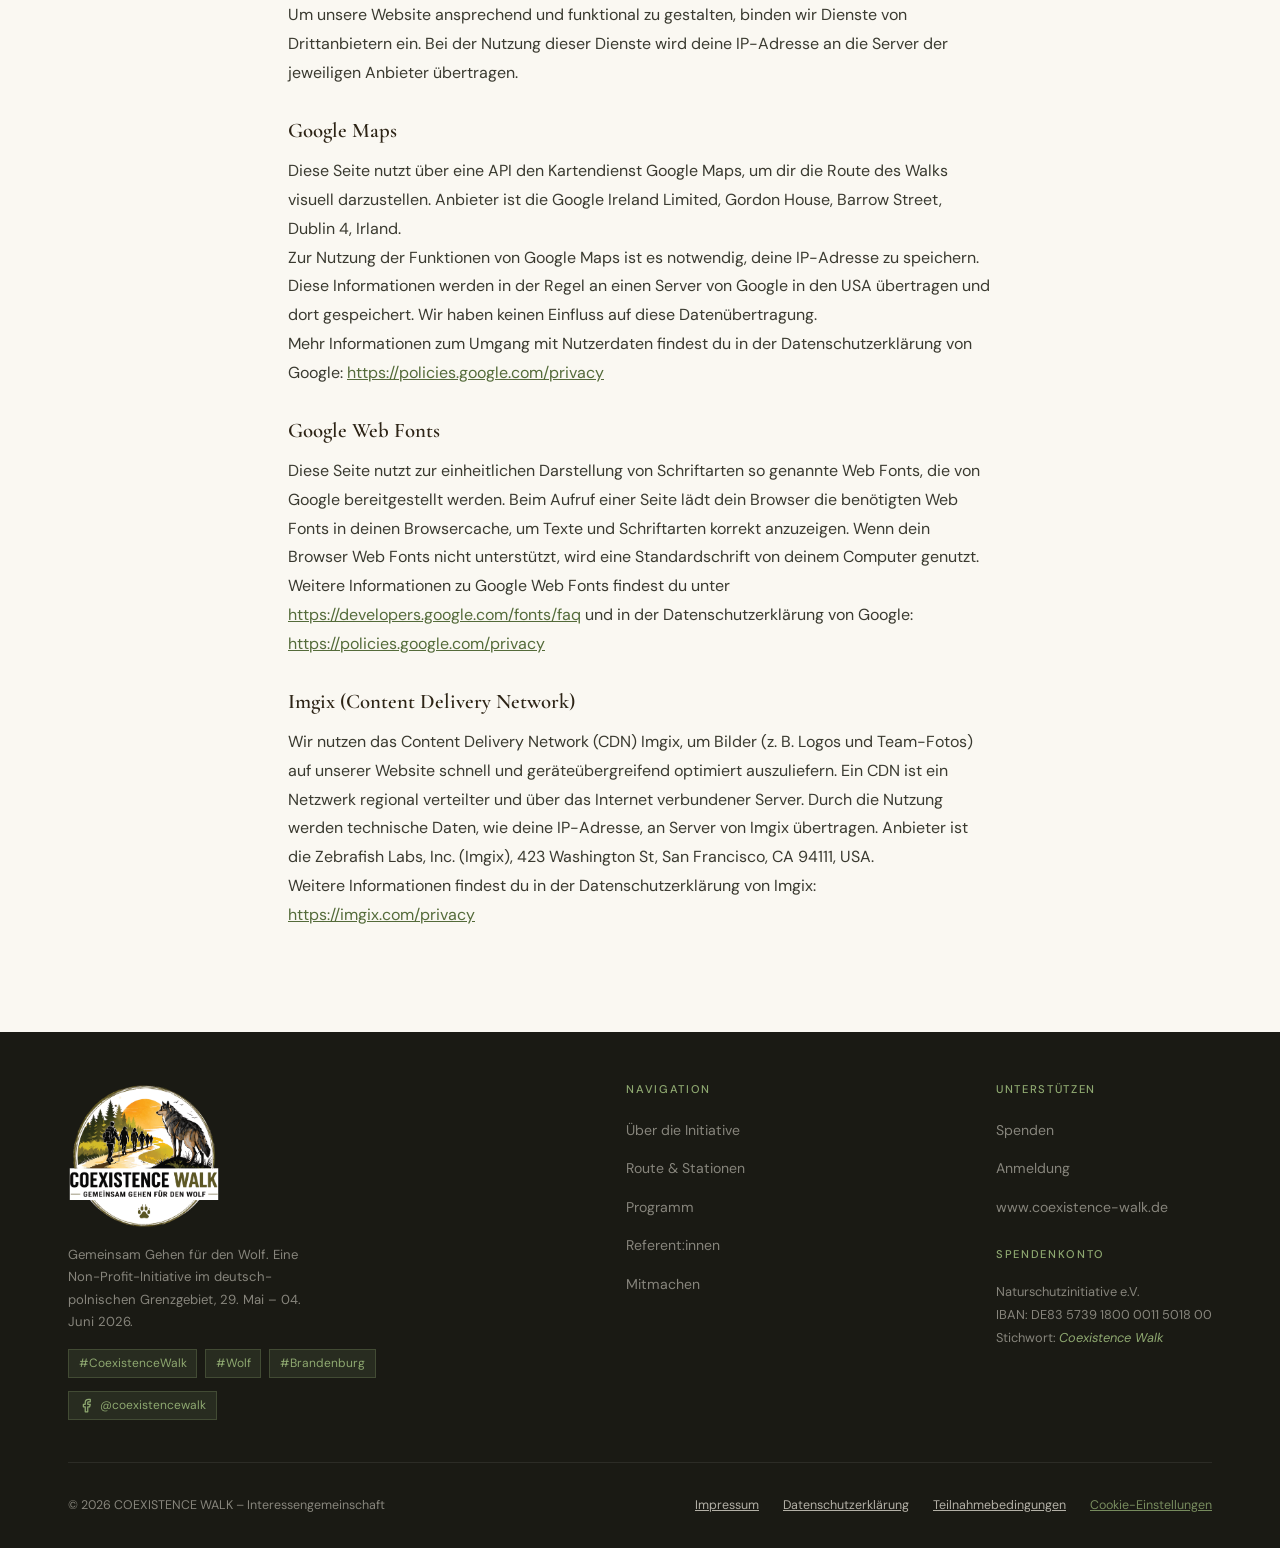
<file: datenschutz.html>
<!DOCTYPE html>
<html lang="de">

<head>
  <meta charset="UTF-8" />
  <meta name="viewport" content="width=device-width, initial-scale=1.0" />
  <title>COEXISTENCE WALK 2026 – Gemeinsam Gehen für den Wolf</title>
  <link rel="apple-touch-icon" sizes="180x180" href="/apple-touch-icon.png" />
  <link rel="icon" type="image/png" sizes="32x32" href="/favicon-32x32.png" />
  <link rel="icon" type="image/png" sizes="16x16" href="/favicon-16x16.png" />
  <link rel="manifest" href="/site.webmanifest" />
  <link rel="preconnect" href="https://fonts.googleapis.com" />
  <link rel="preconnect" href="https://fonts.gstatic.com" crossorigin />
  <link
    href="https://fonts.googleapis.com/css2?family=Cormorant+Garamond:ital,wght@0,300;0,400;0,600;0,700;1,300;1,400;1,600&family=DM+Sans:wght@300;400;500&display=swap"
    rel="stylesheet" />

  <script src="https://identity.netlify.com/v1/netlify-identity-widget.js"></script>

  <style>
    /* ─── TOKENS ─────────────────────────────────────────────── */
    :root {
      --ink: #1a1a14;
      --bark: #2d2416;
      --moss: #3d4c2e;
      --fern: #546b3a;
      --sage: #8ea870;
      --sand: #c9b88a;
      --linen: #f4efe4;
      --cream: #faf8f2;
      --parchment: #ede8dc;
      --amber: #c08a2e;
      --rust: #8b4a2a;

      --font-display: 'Cormorant Garamond', Georgia, serif;
      --font-body: 'DM Sans', sans-serif;

      --ease-out: cubic-bezier(0.22, 1, 0.36, 1);
      --section-pad: clamp(4rem, 8vw, 8rem);
    }

    /* ─── RESET ───────────────────────────────────────────────── */
    *,
    *::before,
    *::after {
      box-sizing: border-box;
      margin: 0;
      padding: 0;
    }

    html {
      scroll-behavior: smooth;
    }

    body {
      background: var(--cream);
      color: var(--ink);
      font-family: var(--font-body);
      font-size: clamp(15px, 1.6vw, 17px);
      line-height: 1.7;
      overflow-x: hidden;
    }

    img {
      display: block;
      width: 100%;
      object-fit: cover;
    }

    a {
      color: inherit;
      text-decoration: none;
    }

    /* ─── SCROLLBAR ───────────────────────────────────────────── */
    ::-webkit-scrollbar {
      width: 6px;
    }

    ::-webkit-scrollbar-track {
      background: var(--parchment);
    }

    ::-webkit-scrollbar-thumb {
      background: var(--fern);
      border-radius: 3px;
    }

    /* ─── Fix 6: PROGRESS BAR ────────────────────────────────── */
    #progressBar {
      position: fixed;
      top: 0;
      left: 0;
      height: 3px;
      background: linear-gradient(to right, var(--sage), var(--sand));
      width: 0%;
      z-index: 1001;
      transition: width 0.1s linear;
      box-shadow: 0 0 8px rgba(142, 168, 112, 0.6);
    }

    /* ─── UTILITY ─────────────────────────────────────────────── */
    .container {
      max-width: 1240px;
      margin: 0 auto;
      padding: 0 clamp(1.25rem, 5vw, 3rem);
    }

    .section {
      padding: var(--section-pad) 0;
    }

    .eyebrow {
      font-family: var(--font-body);
      font-size: 0.72rem;
      font-weight: 500;
      letter-spacing: 0.22em;
      text-transform: uppercase;
      color: var(--fern);
      margin-bottom: 1rem;
    }

    .display-title {
      font-family: var(--font-display);
      font-weight: 300;
      font-size: clamp(2.6rem, 5.5vw, 5rem);
      line-height: 1.1;
      color: var(--bark);
    }

    .display-title em {
      font-style: italic;
      color: var(--fern);
    }

    .section-title {
      font-family: var(--font-display);
      font-weight: 600;
      font-size: clamp(2rem, 3.8vw, 3.4rem);
      line-height: 1.15;
      color: var(--bark);
      margin-bottom: 0.5rem;
    }

    .section-title em {
      font-style: italic;
      color: var(--fern);
    }

    .lead {
      font-family: var(--font-display);
      font-size: clamp(1.1rem, 1.8vw, 1.35rem);
      font-weight: 300;
      line-height: 1.65;
      color: var(--bark);
      max-width: 680px;
    }

    .divider {
      width: 60px;
      height: 2px;
      background: var(--sand);
      margin: 1.5rem 0 2.5rem;
    }

    .btn {
      display: inline-flex;
      align-items: center;
      gap: 0.6rem;
      padding: 0.9rem 2.2rem;
      font-family: var(--font-body);
      font-size: 0.82rem;
      font-weight: 500;
      letter-spacing: 0.12em;
      text-transform: uppercase;
      border: none;
      cursor: pointer;
      border-radius: 4px;
      transition: all 0.3s var(--ease-out);
    }

    .btn-primary {
      background: var(--moss);
      color: var(--linen);
    }

    .btn-primary:hover {
      background: var(--bark);
      transform: translateY(-2px) scale(1.02);
    }

    .btn-outline {
      background: transparent;
      color: var(--moss);
      border: 1.5px solid var(--fern);
      border-radius: 4px;
    }

    .btn-outline:hover {
      background: var(--fern);
      color: var(--linen);
      transform: translateY(-2px) scale(1.02);
    }

    /* ─── IMAGE PLACEHOLDER ───────────────────────────────────── */
    .img-placeholder {
      background: var(--parchment);
      display: flex;
      flex-direction: column;
      align-items: center;
      justify-content: center;
      gap: 0.75rem;
      color: var(--sage);
      font-size: 0.78rem;
      letter-spacing: 0.1em;
      text-transform: uppercase;
      font-family: var(--font-body);
      border: 1.5px dashed var(--sand);
      position: relative;
      overflow: hidden;
    }

    .img-placeholder::before {
      content: '';
      position: absolute;
      inset: 0;
      background:
        repeating-linear-gradient(45deg,
          transparent,
          transparent 20px,
          rgba(0, 0, 0, 0.025) 20px,
          rgba(0, 0, 0, 0.025) 21px);
    }

    .img-placeholder svg {
      width: 36px;
      height: 36px;
      opacity: 0.45;
      position: relative;
      z-index: 1;
    }

    .img-placeholder span {
      position: relative;
      z-index: 1;
    }

    /* ─── NAVBAR ──────────────────────────────────────────────── */
    #navbar {
      position: fixed;
      top: 0;
      left: 0;
      right: 0;
      z-index: 999;
      padding: 1.1rem 0;
      transition: all 0.4s var(--ease-out);
    }

    #navbar.scrolled {
      background: rgba(250, 248, 242, 0.95);
      backdrop-filter: blur(12px);
      box-shadow: 0 1px 0 rgba(0, 0, 0, 0.08);
    }

    .nav-inner {
      display: flex;
      align-items: center;
      justify-content: space-between;
    }

    .nav-logo {
      font-family: var(--font-display);
      font-size: 1rem;
      font-weight: 600;
      letter-spacing: 0.04em;
      color: var(--linen);
      transition: color 0.4s;
    }

    #navbar.scrolled .nav-logo {
      color: var(--bark);
    }

    .nav-links {
      display: flex;
      gap: 2.2rem;
      list-style: none;
    }

    .nav-links a {
      font-size: 0.8rem;
      font-weight: 500;
      letter-spacing: 0.1em;
      text-transform: uppercase;
      color: rgba(244, 239, 228, 0.85);
      transition: color 0.3s;
    }

    #navbar.scrolled .nav-links a {
      color: var(--ink);
    }

    .nav-links a:hover {
      color: var(--sage);
    }

    .nav-cta {
      background: var(--moss);
      color: var(--linen) !important;
      padding: 0.5rem 1.4rem;
      font-size: 0.75rem !important;
      letter-spacing: 0.1em;
      text-transform: uppercase;
      transition: background 0.3s !important;
    }

    .nav-cta:hover {
      background: var(--bark) !important;
      color: var(--linen) !important;
    }

    .hamburger {
      display: none;
      background: none;
      border: none;
      cursor: pointer;
    }

    /* ─── HERO ────────────────────────────────────────────────── */
    #hero {
      min-height: 100svh;
      position: relative;
      display: flex;
      align-items: flex-end;
      padding-bottom: clamp(3rem, 7vw, 6rem);
      overflow: hidden;
    }

    .hero-bg {
      position: absolute;
      inset: 0;
      background: linear-gradient(160deg, #1c2414 0%, #2d3820 40%, #3a4a28 100%);
    }

    /* Photo placeholder for hero background */
    .hero-bg-img {
      position: absolute;
      inset: 0;
      width: 100%;
      height: 100%;
      object-fit: cover;
      opacity: 0.45;
      mix-blend-mode: multiply;
    }

    .hero-bg-placeholder {
      position: absolute;
      inset: 0;
      display: flex;
      flex-direction: column;
      align-items: center;
      justify-content: center;
      color: rgba(255, 255, 255, 0.12);
      font-size: 0.75rem;
      letter-spacing: 0.15em;
      text-transform: uppercase;
      font-family: var(--font-body);
      gap: 0.5rem;
    }

    .hero-bg-placeholder svg {
      width: 48px;
      opacity: 0.3;
    }

    .hero-grain {
      position: absolute;
      inset: 0;
      background-image: url("data:image/svg+xml,%3Csvg viewBox='0 0 200 200' xmlns='http://www.w3.org/2000/svg'%3E%3Cfilter id='n'%3E%3CfeTurbulence type='fractalNoise' baseFrequency='0.75' numOctaves='4' stitchTiles='stitch'/%3E%3C/filter%3E%3Crect width='100%25' height='100%25' filter='url(%23n)' opacity='0.05'/%3E%3C/svg%3E");
      background-size: 200px;
      pointer-events: none;
      opacity: 0.6;
    }

    .hero-vignette {
      position: absolute;
      inset: 0;
      background: radial-gradient(ellipse at center, transparent 40%, rgba(0, 0, 0, 0.5) 100%);
    }

    .hero-bottom {
      position: absolute;
      bottom: 0;
      left: 0;
      right: 0;
      height: 220px;
      background: linear-gradient(to top, var(--cream) 0%, transparent 100%);
    }

    .hero-content {
      position: relative;
      z-index: 2;
      max-width: 820px;
    }

    .hero-tag {
      display: inline-flex;
      align-items: center;
      gap: 0.6rem;
      background: rgba(255, 255, 255, 0.08);
      border: 1px solid rgba(255, 255, 255, 0.18);
      backdrop-filter: blur(4px);
      padding: 0.45rem 1.1rem;
      font-size: 0.72rem;
      letter-spacing: 0.18em;
      text-transform: uppercase;
      color: rgba(244, 239, 228, 0.9);
      margin-bottom: 2rem;
      font-family: var(--font-body);
    }

    .hero-tag .dot {
      width: 6px;
      height: 6px;
      border-radius: 50%;
      background: var(--sage);
    }

    .hero-title {
      font-family: var(--font-display);
      font-size: clamp(3rem, 7vw, 7rem);
      font-weight: 300;
      line-height: 1.0;
      color: var(--linen);
      margin-bottom: 0.4rem;
    }

    .hero-title strong {
      display: block;
      font-weight: 700;
      font-size: 0.42em;
      letter-spacing: 0.18em;
      text-transform: uppercase;
      color: var(--sage);
      margin-bottom: 0.2em;
    }

    .hero-subtitle {
      font-family: var(--font-display);
      font-style: italic;
      font-size: clamp(1.1rem, 2vw, 1.6rem);
      color: rgba(244, 239, 228, 0.7);
      margin-bottom: 2.5rem;
      font-weight: 300;
    }

    .hero-meta {
      display: flex;
      flex-wrap: wrap;
      gap: 2rem;
      margin-bottom: 3rem;
    }

    .hero-meta-item {
      display: flex;
      flex-direction: column;
      gap: 0.2rem;
    }

    .hero-meta-label {
      font-size: 0.68rem;
      letter-spacing: 0.15em;
      text-transform: uppercase;
      color: var(--sage);
      font-weight: 500;
    }

    .hero-meta-value {
      font-family: var(--font-display);
      font-size: 1.05rem;
      color: rgba(244, 239, 228, 0.9);
    }

    .hero-actions {
      display: flex;
      gap: 1rem;
      flex-wrap: wrap;
      align-items: center;
    }

    /* ─── HERO INLINE FORM ────────────────────────────────────── */
    .hero-form {
      display: flex;
      gap: 0;
      margin-top: 1.6rem;
      flex-wrap: wrap;
      max-width: 500px;
    }

    .hero-form input[type="email"] {
      flex: 1 1 220px;
      padding: 0.85rem 1.2rem;
      border: none;
      background: rgba(255, 255, 255, 0.12);
      backdrop-filter: blur(8px);
      color: var(--linen);
      font-family: var(--font-body);
      font-size: 0.9rem;
      outline: none;
      border: 1px solid rgba(255, 255, 255, 0.22);
      border-right: none;
      transition: background 0.3s;
    }

    .hero-form input[type="email"]::placeholder {
      color: rgba(244, 239, 228, 0.5);
    }

    .hero-form input[type="email"]:focus {
      background: rgba(255, 255, 255, 0.18);
    }

    .hero-form .btn-primary {
      flex-shrink: 0;
      border-left: none;
      padding: 0.85rem 1.6rem;
      font-size: 0.78rem;
      background: var(--sage);
      color: var(--bark);
      font-weight: 700;
    }

    .hero-form .btn-primary:hover {
      background: var(--sand);
      transform: none;
    }

    .hero-scarcity {
      margin-top: 0.9rem;
      font-size: 0.82rem;
      color: rgba(255, 255, 255, 0.65);
      display: flex;
      align-items: center;
      gap: 0.5rem;
    }

    .hero-scarcity::before {
      content: '';
      width: 8px;
      height: 8px;
      border-radius: 50%;
      background: #e8a838;
      flex-shrink: 0;
      box-shadow: 0 0 0 3px rgba(232, 168, 56, 0.25);
      animation: pulse 2s infinite;
    }

    @keyframes pulse {

      0%,
      100% {
        box-shadow: 0 0 0 3px rgba(232, 168, 56, 0.25);
      }

      50% {
        box-shadow: 0 0 0 6px rgba(232, 168, 56, 0.1);
      }
    }

    /* ─── STICKY CTA ──────────────────────────────────────────── */
    .sticky-btn {
      position: fixed;
      bottom: 24px;
      right: 24px;
      background: var(--moss);
      color: var(--linen);
      padding: 0.95rem 1.6rem;
      border-radius: 50px;
      z-index: 998;
      font-family: var(--font-body);
      font-size: 0.78rem;
      font-weight: 600;
      letter-spacing: 0.1em;
      text-transform: uppercase;
      box-shadow: 0 4px 24px rgba(0, 0, 0, 0.25);
      transition: all 0.3s var(--ease-out);
      display: flex;
      align-items: center;
      gap: 0.5rem;
      opacity: 0;
      transform: translateY(12px);
      pointer-events: none;
    }

    .sticky-btn.show {
      opacity: 1;
      transform: translateY(0);
      pointer-events: auto;
    }

    /* Hide sticky CTA while cookie banner is open so they don't overlap */
    body.cb-open .sticky-btn {
      opacity: 0 !important;
      pointer-events: none !important;
      transform: translateY(12px) !important;
    }

    .sticky-btn:hover {
      background: var(--bark);
      transform: translateY(-2px);
      box-shadow: 0 8px 32px rgba(0, 0, 0, 0.3);
    }

    @media (max-width: 600px) {
      .sticky-btn {
        bottom: 16px;
        right: 16px;
        padding: 0.8rem 1.3rem;
        font-size: 0.72rem;
      }
    }

    .hero-scroll {
      position: absolute;
      right: 3rem;
      bottom: 3rem;
      z-index: 2;
      display: flex;
      flex-direction: column;
      align-items: center;
      gap: 0.5rem;
      font-size: 0.65rem;
      letter-spacing: 0.2em;
      text-transform: uppercase;
      color: rgba(244, 239, 228, 0.4);
    }

    .hero-scroll .scroll-line {
      width: 1px;
      height: 60px;
      background: linear-gradient(to bottom, rgba(255, 255, 255, 0.3), transparent);
      animation: scrollPulse 2.5s ease-in-out infinite;
    }

    @keyframes scrollPulse {

      0%,
      100% {
        opacity: 0.3;
        transform: scaleY(1);
      }

      50% {
        opacity: 0.8;
        transform: scaleY(1.15);
      }
    }

    /* ─── INTRO BAND ──────────────────────────────────────────── */
    #intro-band {
      background: var(--moss);
      color: var(--linen);
      padding: 2.5rem 0;
    }

    .band-inner {
      display: flex;
      flex-wrap: wrap;
      gap: 2.5rem;
      justify-content: space-between;
      align-items: center;
    }

    .band-fact {
      display: flex;
      flex-direction: column;
    }

    .band-fact-num {
      font-family: var(--font-display);
      font-size: 2.8rem;
      font-weight: 300;
      color: var(--sand);
      line-height: 1;
    }

    .band-fact-label {
      font-size: 0.78rem;
      letter-spacing: 0.1em;
      text-transform: uppercase;
      color: rgba(244, 239, 228, 0.65);
      margin-top: 0.3rem;
    }

    .band-divider {
      width: 1px;
      height: 60px;
      background: rgba(255, 255, 255, 0.15);
    }

    /* ─── INTRO VIDEO ────────────────────────────────────────── */
    #intro-video {
      background: var(--bark);
      position: relative;
      overflow: hidden;
    }

    #intro-video::before {
      content: '';
      position: absolute;
      inset: 0;
      background-image: url("data:image/svg+xml,%3Csvg viewBox='0 0 200 200' xmlns='http://www.w3.org/2000/svg'%3E%3Cfilter id='n'%3E%3CfeTurbulence type='fractalNoise' baseFrequency='0.75' numOctaves='4' stitchTiles='stitch'/%3E%3C/filter%3E%3Crect width='100%25' height='100%25' filter='url(%23n)' opacity='0.04'/%3E%3C/svg%3E");
      background-size: 200px;
      pointer-events: none;
      opacity: 0.5;
    }

    .video-section-inner {
      position: relative;
      z-index: 1;
      text-align: center;
    }

    .video-section-inner .eyebrow {
      color: var(--sage);
    }

    .video-section-inner .section-title {
      color: var(--linen);
    }

    .video-section-inner .section-title em {
      color: var(--sage);
    }

    .video-section-inner .divider {
      background: rgba(255, 255, 255, 0.15);
      margin-left: auto;
      margin-right: auto;
    }

    .video-section-inner .lead {
      color: rgba(244, 239, 228, 0.7);
      margin-left: auto;
      margin-right: auto;
      text-align: center;
    }

    .video-container {
      position: relative;
      max-width: 960px;
      margin: 3rem auto 0;
      border-radius: 12px;
      overflow: hidden;
      box-shadow:
        0 8px 60px rgba(0, 0, 0, 0.4),
        0 0 0 1px rgba(142, 168, 112, 0.15);
    }

    .video-container::before {
      content: '';
      position: absolute;
      inset: -1px;
      border-radius: 13px;
      background: linear-gradient(135deg, rgba(142, 168, 112, 0.3), transparent 40%, transparent 60%, rgba(201, 184, 138, 0.2));
      z-index: 1;
      pointer-events: none;
    }

    .video-ratio {
      position: relative;
      width: 100%;
      padding-bottom: 56.25%; /* 16:9 */
      background: #111;
    }

    .video-ratio iframe {
      position: absolute;
      top: 0;
      left: 0;
      width: 100%;
      height: 100%;
      border: 0;
    }

    .video-ornament {
      display: flex;
      align-items: center;
      justify-content: center;
      gap: 1rem;
      margin-top: 2.5rem;
      color: rgba(244, 239, 228, 0.25);
      font-size: 0.72rem;
      letter-spacing: 0.2em;
      text-transform: uppercase;
      font-family: var(--font-body);
    }

    .video-ornament::before,
    .video-ornament::after {
      content: '';
      width: 40px;
      height: 1px;
      background: rgba(255, 255, 255, 0.12);
    }

    @media (max-width: 768px) {
      .video-container {
        margin: 2rem -1rem 0;
        border-radius: 0;
        box-shadow: 0 4px 30px rgba(0, 0, 0, 0.3);
      }

      .video-container::before {
        border-radius: 0;
      }
    }

    /* ─── ABOUT ───────────────────────────────────────────────── */
    #about {
      background: var(--cream);
    }

    .about-grid {
      display: grid;
      grid-template-columns: 1fr 1fr;
      gap: 5rem;
      align-items: center;
    }

    .about-img-wrap {
      position: relative;
    }

    .about-img-wrap .main-img {
      height: 540px;
    }

    .about-img-wrap .accent-img {
      position: absolute;
      right: -2.5rem;
      bottom: -2.5rem;
      width: 220px;
      height: 180px;
      border: 6px solid var(--cream);
      box-shadow: 0 8px 40px rgba(0, 0, 0, 0.12);
    }

    .about-text p {
      margin-bottom: 1.25rem;
      color: #3a3a30;
      font-size: 1rem;
      line-height: 1.8;
    }

    .about-highlight {
      background: var(--parchment);
      border-left: 3px solid var(--sage);
      padding: 1.25rem 1.5rem;
      margin: 2rem 0;
      font-family: var(--font-display);
      font-style: italic;
      font-size: 1.2rem;
      color: var(--bark);
      line-height: 1.55;
    }

    /* ─── ROUTE ───────────────────────────────────────────────── */
    #route {
      background: var(--parchment);
    }

    .route-header {
      margin-bottom: 4rem;
    }

    .route-map {
      height: 380px;
      margin-bottom: 4rem;
    }

    .stages-grid {
      display: grid;
      grid-template-columns: repeat(3, 1fr);
      gap: 1.5px;
      background: var(--sand);
    }

    .stage {
      background: var(--cream);
      padding: 2rem;
      position: relative;
    }

    .stage-num {
      font-family: var(--font-display);
      font-size: 3.5rem;
      font-weight: 300;
      color: var(--parchment);
      position: absolute;
      top: 1rem;
      right: 1.5rem;
      line-height: 1;
    }

    .stage-date {
      font-size: 0.7rem;
      letter-spacing: 0.15em;
      text-transform: uppercase;
      font-weight: 500;
      color: var(--fern);
      margin-bottom: 0.5rem;
    }

    .stage-title {
      font-family: var(--font-display);
      font-size: 1.2rem;
      font-weight: 600;
      color: var(--bark);
      margin-bottom: 0.5rem;
    }

    .stage-detail {
      font-size: 0.88rem;
      color: #555548;
      line-height: 1.6;
    }

    .stage-icon {
      width: 28px;
      height: 28px;
      background: var(--fern);
      border-radius: 50%;
      display: flex;
      align-items: center;
      justify-content: center;
      margin-bottom: 1rem;
    }

    .stage-icon svg {
      width: 14px;
      fill: var(--linen);
    }

    /* ─── PROGRAM ─────────────────────────────────────────────── */
    #programm {
      background: var(--bark);
      color: var(--linen);
    }

    #programm .eyebrow {
      color: var(--sage);
    }

    #programm .section-title {
      color: var(--linen);
    }

    #programm .section-title em {
      color: var(--sage);
    }

    #programm .divider {
      background: rgba(255, 255, 255, 0.15);
    }

    .program-grid {
      display: grid;
      grid-template-columns: 300px 1fr;
      gap: 0;
    }

    .program-days {
      border-right: 1px solid rgba(255, 255, 255, 0.1);
    }

    .day-tab {
      padding: 1.2rem 2rem;
      cursor: pointer;
      border-bottom: 1px solid rgba(255, 255, 255, 0.07);
      transition: all 0.3s;
      position: relative;
    }

    .day-tab::before {
      content: '';
      position: absolute;
      left: 0;
      top: 0;
      bottom: 0;
      width: 3px;
      background: var(--sage);
      transform: scaleX(0);
      transform-origin: left;
      transition: transform 0.3s var(--ease-out);
    }

    .day-tab.active::before {
      transform: scaleX(1);
    }

    .day-tab.active {
      background: rgba(255, 255, 255, 0.05);
    }

    .day-tab-label {
      font-size: 0.68rem;
      letter-spacing: 0.14em;
      text-transform: uppercase;
      color: var(--sage);
      margin-bottom: 0.3rem;
      font-weight: 500;
    }

    .day-tab-title {
      font-family: var(--font-display);
      font-size: 1.05rem;
      color: var(--linen);
      line-height: 1.3;
    }

    .day-tab-sub {
      font-size: 0.78rem;
      color: rgba(244, 239, 228, 0.45);
      margin-top: 0.25rem;
    }

    .program-content {
      padding: 2.5rem 3rem;
    }

    .prog-panel {
      display: none;
      animation: fadeIn 0.4s var(--ease-out);
    }

    .prog-panel.active {
      display: block;
    }

    @keyframes fadeIn {
      from {
        opacity: 0;
        transform: translateX(16px);
      }

      to {
        opacity: 1;
        transform: none;
      }
    }

    .prog-location {
      display: flex;
      align-items: flex-start;
      gap: 1rem;
      background: rgba(255, 255, 255, 0.04);
      padding: 1.25rem 1.5rem;
      border-left: 2px solid var(--sage);
      margin-bottom: 2rem;
    }

    .prog-location-icon {
      color: var(--sage);
      margin-top: 0.1rem;
      flex-shrink: 0;
    }

    .prog-location-name {
      font-family: var(--font-display);
      font-size: 1.1rem;
      color: var(--linen);
      margin-bottom: 0.2rem;
    }

    .prog-location-addr {
      font-size: 0.82rem;
      color: rgba(244, 239, 228, 0.5);
    }

    .prog-section-title {
      font-size: 0.7rem;
      letter-spacing: 0.15em;
      text-transform: uppercase;
      color: var(--sage);
      margin-bottom: 1rem;
      font-weight: 500;
    }

    .prog-item {
      display: flex;
      gap: 1.5rem;
      padding: 1rem 0;
      border-bottom: 1px solid rgba(255, 255, 255, 0.07);
    }

    .prog-item:last-child {
      border-bottom: none;
    }

    .prog-item-type {
      font-size: 0.7rem;
      letter-spacing: 0.1em;
      text-transform: uppercase;
      color: var(--sand);
      background: rgba(201, 184, 138, 0.12);
      padding: 0.2rem 0.6rem;
      height: fit-content;
      flex-shrink: 0;
      margin-top: 0.15rem;
    }

    .prog-item-name {
      font-family: var(--font-display);
      font-size: 1.05rem;
      color: var(--linen);
      margin-bottom: 0.2rem;
    }

    .prog-item-detail {
      font-size: 0.85rem;
      color: rgba(244, 239, 228, 0.5);
    }

    /* ─── SPEAKERS ────────────────────────────────────────────── */
    #referenten {
      background: var(--linen);
    }

    .speakers-grid {
      display: grid;
      grid-template-columns: repeat(auto-fill, minmax(260px, 1fr));
      gap: 2rem;
      margin-top: 3rem;
    }

    .speaker-card {
      background: var(--cream);
      border: 1px solid var(--parchment);
      overflow: hidden;
      transition: transform 0.3s var(--ease-out), box-shadow 0.3s;
    }

    .speaker-card:hover {
      transform: translateY(-4px);
      box-shadow: 0 16px 48px rgba(0, 0, 0, 0.1);
    }

    .speaker-img {
      height: 220px;
    }

    .speaker-info {
      padding: 1.5rem;
    }

    .speaker-name {
      font-family: var(--font-display);
      font-size: 1.2rem;
      font-weight: 600;
      color: var(--bark);
      margin-bottom: 0.2rem;
    }

    .speaker-role {
      font-size: 0.78rem;
      color: var(--fern);
      letter-spacing: 0.06em;
      margin-bottom: 0.8rem;
    }

    .speaker-bio {
      font-size: 0.88rem;
      color: #555548;
      line-height: 1.65;
    }

    /* ─── MITMACHEN ───────────────────────────────────────────── */
    #mitmachen {
      background: var(--cream);
    }

    .mitmachen-grid {
      display: grid;
      grid-template-columns: 1fr 1fr 1fr;
      gap: 2px;
      background: var(--parchment);
      margin-top: 3.5rem;
    }

    .mitmachen-card {
      background: var(--cream);
      padding: 3rem 2.5rem;
      text-align: center;
      display: flex;
      flex-direction: column;
      align-items: center;
      gap: 1.25rem;
    }

    .mitmachen-icon {
      width: 64px;
      height: 64px;
      background: var(--moss);
      border-radius: 50%;
      display: flex;
      align-items: center;
      justify-content: center;
      flex-shrink: 0;
    }

    .mitmachen-icon svg {
      width: 28px;
      fill: var(--linen);
    }

    .mitmachen-title {
      font-family: var(--font-display);
      font-size: 1.5rem;
      font-weight: 600;
      color: var(--bark);
    }

    .mitmachen-text {
      font-size: 0.9rem;
      color: #555548;
      line-height: 1.7;
    }

    /* ─── SPENDEN ─────────────────────────────────────────────── */
    #spenden {
      background: var(--moss);
      color: var(--linen);
      padding: var(--section-pad) 0;
      text-align: center;
    }

    .spenden-inner {
      max-width: 680px;
      margin: 0 auto;
    }

    #spenden .section-title {
      color: var(--linen);
      margin-bottom: 1rem;
    }

    #spenden .section-title em {
      color: var(--sand);
    }

    #spenden .lead {
      color: rgba(244, 239, 228, 0.8);
      margin: 0 auto 3rem;
    }

    .iban-box {
      background: rgba(0, 0, 0, 0.25);
      border: 1px solid rgba(255, 255, 255, 0.12);
      padding: 2rem 2.5rem;
      margin: 0 auto 2.5rem;
      text-align: left;
    }

    .iban-row {
      display: flex;
      flex-direction: column;
      gap: 0.25rem;
      margin-bottom: 1.25rem;
    }

    .iban-row:last-child {
      margin-bottom: 0;
    }

    .iban-label {
      font-size: 0.68rem;
      letter-spacing: 0.15em;
      text-transform: uppercase;
      color: var(--sage);
      font-weight: 500;
    }

    .iban-value {
      font-family: var(--font-display);
      font-size: 1.1rem;
      color: var(--linen);
      word-break: break-all;
    }

    .iban-notice {
      font-size: 0.82rem;
      color: rgba(244, 239, 228, 0.5);
      text-align: center;
      margin-top: 2rem;
    }

    /* ─── GALERIE ─────────────────────────────────────────────── */
    #galerie {
      background: var(--parchment);
    }

    .gallery-grid {
      display: grid;
      grid-template-columns: 2fr 1fr 1fr;
      grid-template-rows: 260px 260px;
      gap: 6px;
      margin-top: 3rem;
    }

    .gallery-item:first-child {
      grid-row: 1 / 3;
    }

    .gallery-item {
      overflow: hidden;
    }

    .gallery-item .img-placeholder {
      height: 100%;
    }

    /* ─── KONTAKT ─────────────────────────────────────────────── */
    #kontakt {
      background: var(--cream);
    }

    .kontakt-grid {
      display: grid;
      grid-template-columns: 1fr 1fr;
      gap: 5rem;
      margin-top: 3rem;
    }

    .kontakt-info h3 {
      font-family: var(--font-display);
      font-size: 1.3rem;
      font-weight: 600;
      color: var(--bark);
      margin-bottom: 1.2rem;
    }

    .kontakt-info p {
      font-size: 0.9rem;
      color: #555548;
      line-height: 1.8;
    }

    .kontakt-detail {
      display: flex;
      align-items: flex-start;
      gap: 1rem;
      margin-top: 1.5rem;
    }

    .kontakt-detail-icon {
      width: 38px;
      height: 38px;
      background: var(--parchment);
      border-radius: 50%;
      display: flex;
      align-items: center;
      justify-content: center;
      flex-shrink: 0;
    }

    .kontakt-detail-icon svg {
      width: 16px;
      fill: var(--fern);
    }

    .kontakt-detail-text {
      font-size: 0.9rem;
      color: #555548;
      line-height: 1.6;
    }

    .kontakt-detail-text strong {
      color: var(--bark);
      display: block;
      font-size: 0.78rem;
      letter-spacing: 0.08em;
      text-transform: uppercase;
      margin-bottom: 0.2rem;
    }

    .anmeldung-box {
      background: var(--parchment);
      padding: 3rem;
    }

    .anmeldung-box h3 {
      font-family: var(--font-display);
      font-size: 1.5rem;
      font-weight: 600;
      color: var(--bark);
      margin-bottom: 0.5rem;
    }

    .anmeldung-box p {
      font-size: 0.9rem;
      color: #555548;
      margin-bottom: 1.5rem;
    }

    .form-group {
      margin-bottom: 1.25rem;
    }

    /* Only top-level direct label gets the uppercase style */
    .form-group>label:first-child {
      display: block;
      font-size: 0.72rem;
      letter-spacing: 0.12em;
      text-transform: uppercase;
      color: var(--fern);
      font-weight: 500;
      margin-bottom: 0.5rem;
    }

    .form-group input[type="text"],
    .form-group input[type="email"],
    .form-group input[type="tel"],
    .form-group select,
    .form-group textarea {
      width: 100%;
      box-sizing: border-box;
      background: var(--cream);
      border: 1.5px solid var(--sand);
      border-radius: 4px;
      padding: 0.75rem 1rem;
      font-family: var(--font-body);
      font-size: 0.92rem;
      color: var(--ink);
      outline: none;
      transition: border-color 0.3s;
      resize: vertical;
    }

    .form-group input[type="text"]:focus,
    .form-group input[type="email"]:focus,
    .form-group input[type="tel"]:focus,
    .form-group select:focus,
    .form-group textarea:focus {
      border-color: var(--fern);
    }

    .form-group input[type="radio"],
    .form-group input[type="checkbox"] {
      width: auto;
      flex-shrink: 0;
      margin: 0;
      accent-color: var(--fern);
      cursor: pointer;
    }

    .form-row {
      display: grid;
      grid-template-columns: 1fr 1fr;
      gap: 1rem;
    }

    @media (max-width: 500px) {
      .form-row {
        grid-template-columns: 1fr;
      }
    }

    /* ─── PARTNER ─────────────────────────────────────────────── */
    #partner {
      background: var(--bark);
      padding: 3.5rem 0;
    }

    .partner-inner {
      display: flex;
      align-items: center;
      flex-wrap: wrap;
      gap: 3rem;
    }

    .partner-label {
      font-size: 0.7rem;
      letter-spacing: 0.18em;
      text-transform: uppercase;
      color: rgba(244, 239, 228, 0.4);
      white-space: nowrap;
    }

    .partner-logos {
      display: flex;
      flex-wrap: wrap;
      gap: 3rem;
      align-items: center;
    }

    .partner-logo-placeholder {
      height: 40px;
      width: 120px;
      background: rgba(255, 255, 255, 0.06);
      border: 1px dashed rgba(255, 255, 255, 0.15);
      display: flex;
      align-items: center;
      justify-content: center;
      font-size: 0.65rem;
      letter-spacing: 0.1em;
      text-transform: uppercase;
      color: rgba(244, 239, 228, 0.25);
    }

    /* ─── FOOTER ──────────────────────────────────────────────── */
    footer {
      background: var(--ink);
      color: rgba(244, 239, 228, 0.5);
      padding: 3rem 0 2rem;
    }

    .footer-top {
      display: flex;
      justify-content: space-between;
      flex-wrap: wrap;
      gap: 2rem;
      padding-bottom: 2.5rem;
      border-bottom: 1px solid rgba(255, 255, 255, 0.08);
    }

    .footer-brand .nav-logo {
      color: var(--linen);
      font-size: 1.1rem;
    }

    .footer-brand p {
      font-size: 0.82rem;
      margin-top: 0.75rem;
      max-width: 260px;
      line-height: 1.7;
    }

    .footer-links h4 {
      font-size: 0.7rem;
      letter-spacing: 0.15em;
      text-transform: uppercase;
      color: var(--sage);
      margin-bottom: 1rem;
      font-weight: 500;
    }

    .footer-links ul {
      list-style: none;
    }

    .footer-links li {
      margin-bottom: 0.6rem;
    }

    .footer-links a {
      font-size: 0.88rem;
      transition: color 0.2s;
    }

    .footer-links a:hover {
      color: var(--linen);
    }

    .footer-hashtags {
      display: flex;
      flex-wrap: wrap;
      gap: 0.5rem;
      margin-top: 0.75rem;
    }

    .hashtag {
      font-size: 0.75rem;
      color: var(--sage);
      background: rgba(142, 168, 112, 0.12);
      padding: 0.2rem 0.6rem;
      border: 1px solid rgba(142, 168, 112, 0.25);
    }

    .footer-bottom {
      padding-top: 2rem;
      display: flex;
      justify-content: space-between;
      flex-wrap: wrap;
      gap: 1rem;
      font-size: 0.78rem;
    }

    /* ─── ANIMATIONS ──────────────────────────────────────────── */
    .reveal {
      opacity: 0;
      transform: translateY(28px);
      transition: opacity 0.7s var(--ease-out), transform 0.7s var(--ease-out);
    }

    .reveal.visible {
      opacity: 1;
      transform: none;
    }

    .reveal-delay-1 {
      transition-delay: 0.1s;
    }

    .reveal-delay-2 {
      transition-delay: 0.2s;
    }

    .reveal-delay-3 {
      transition-delay: 0.3s;
    }

    /* ─── WOLF DECO ───────────────────────────────────────────── */
    .wolf-paw {
      display: inline-block;
      font-size: 1.2em;
    }

    /* ─── RESPONSIVE ──────────────────────────────────────────── */
    @media (max-width: 900px) {

      .about-grid,
      .kontakt-grid {
        grid-template-columns: 1fr;
        gap: 3rem;
      }

      .about-img-wrap .accent-img {
        display: none;
      }

      .about-img-wrap .main-img {
        height: 400px;
      }

      .stages-grid {
        grid-template-columns: 1fr;
        gap: 2px;
      }

      .program-grid {
        grid-template-columns: 1fr;
      }

      .program-days {
        border-right: none;
        border-bottom: 1px solid rgba(255, 255, 255, 0.1);
        display: flex;
        overflow-x: auto;
        -webkit-overflow-scrolling: touch;
        scrollbar-width: none;
      }

      .program-days::-webkit-scrollbar {
        display: none;
      }

      .day-tab {
        min-width: 140px;
        padding: 1rem;
        border-bottom: none;
        border-right: 1px solid rgba(255, 255, 255, 0.07);
        flex: 1;
        text-align: center;
      }

      .day-tab::before {
        bottom: 0;
        top: auto;
        left: 0;
        right: 0;
        width: 100%;
        height: 3px;
        transform: scaleY(0);
        transform-origin: bottom;
      }

      .mitmachen-grid {
        grid-template-columns: 1fr;
      }

      .gallery-grid {
        grid-template-columns: 1fr;
        grid-template-rows: auto;
        gap: 6px;
      }

      .gallery-item:first-child {
        grid-row: auto;
        grid-column: 1;
      }

      .nav-links {
        display: none;
        flex-direction: column;
        position: absolute;
        top: 100%;
        left: 0;
        width: 100%;
        background: rgba(250, 248, 242, 0.98);
        padding: 2rem;
        gap: 1.5rem;
        box-shadow: 0 10px 30px rgba(0, 0, 0, 0.05);
        backdrop-filter: blur(12px);
      }

      .nav-links.nav-open {
        display: flex;
        animation: slideDown 0.3s var(--ease-out);
      }

      @keyframes slideDown {
        from {
          opacity: 0;
          transform: translateY(-10px);
        }

        to {
          opacity: 1;
          transform: translateY(0);
        }
      }

      .nav-links a {
        color: var(--ink) !important;
        font-size: 1rem;
        width: 100%;
        text-align: center;
        padding: 0.5rem 0;
      }

      .hamburger {
        display: flex;
        align-items: center;
        justify-content: center;
        color: var(--linen);
        transition: color 0.3s;
      }

      #navbar.scrolled .hamburger {
        color: var(--ink);
      }

      .hero-title {
        font-size: clamp(2.5rem, 10vw, 4rem);
      }

      .hero-form {
        flex-direction: column;
        width: 100%;
      }

      .hero-form input[type="email"] {
        border-right: 1px solid rgba(255, 255, 255, 0.22);
        border-bottom: none;
        border-radius: 4px 4px 0 0;
      }

      .hero-form .btn-primary {
        border-left: 1px solid rgba(255, 255, 255, 0.22);
        border-radius: 0 0 4px 4px;
        width: 100%;
        justify-content: center;
      }

      .partner-grid-new {
        gap: 2rem;
      }
    }

    @media (max-width: 600px) {

      .hero-scroll,
      .band-divider {
        display: none;
      }

      .form-row {
        grid-template-columns: 1fr;
      }

      .band-inner {
        flex-direction: column;
        align-items: flex-start;
        gap: 1.5rem;
      }

      .stage {
        padding: 1.5rem;
      }

      .stage-num {
        font-size: 2.5rem;
      }

      .iban-box {
        padding: 1.5rem;
      }

      .iban-value {
        font-size: 0.95rem;
      }

      .sticky-btn {
        width: calc(100% - 32px);
        justify-content: center;
        font-size: 0.85rem;
        padding: 1rem;
      }

      .footer-top {
        flex-direction: column;
        gap: 2.5rem;
      }
    }

    /* ─── TEAM ────────────────────────────────────────────────── */
    #team {
      background: var(--cream);
    }

    .team-grid {
      display: grid;
      grid-template-columns: repeat(auto-fill, minmax(200px, 1fr));
      gap: 2rem;
      margin-top: 3rem;
    }

    .team-card {
      text-align: center;
      background: var(--linen);
      border: 1px solid var(--parchment);
      border-radius: 8px;
      overflow: hidden;
      transition: transform 0.3s var(--ease-out), box-shadow 0.3s;
    }

    .team-card:hover {
      transform: translateY(-6px);
      box-shadow: 0 20px 48px rgba(0, 0, 0, 0.12);
    }

    .team-card-img-wrap {
      width: 100%;
      aspect-ratio: 3 / 4;
      overflow: hidden;
    }

    .team-card-img-wrap img {
      width: 100%;
      height: 100%;
      object-fit: cover;
      object-position: center top;
      display: block;
      transition: transform 0.5s var(--ease-out);
    }

    .team-card:hover .team-card-img-wrap img {
      transform: scale(1.04);
    }

    .team-card-name {
      font-family: var(--font-display);
      font-size: 1.05rem;
      font-weight: 600;
      color: var(--bark);
      line-height: 1.3;
      padding: 1rem 1rem 1.2rem;
    }

    /* ─── PARTNER NEW ─────────────────────────────────────────── */
    #partner-new {
      background: var(--linen);
    }

    .partner-grid-new {
      display: flex;
      flex-wrap: wrap;
      gap: 3rem;
      justify-content: center;
      align-items: center;
      margin-top: 3rem;
    }

    .partner-grid-new a {
      display: flex;
      flex-direction: column;
      align-items: center;
      gap: 0.75rem;
      text-decoration: none;
      transition: transform 0.3s var(--ease-out);
    }

    .partner-grid-new a:hover {
      transform: translateY(-4px);
    }

    .partner-grid-new img {
      max-height: 120px;
      width: auto;
      opacity: 1;
      transition: all 0.3s var(--ease-out);
    }

    .partner-grid-new .partner-name {
      font-size: 0.72rem;
      letter-spacing: 0.1em;
      text-transform: uppercase;
      color: var(--fern);
      font-weight: 500;
      text-align: center;
      transition: color 0.3s;
    }

    .partner-grid-new a:hover .partner-name {
      color: var(--moss);
    }

    /* ─── COOKIE BANNER ───────────────────────────────────────── */
    #cookie-banner {
      position: fixed;
      bottom: 0;
      left: 0;
      right: 0;
      z-index: 10000;
      padding: 0 clamp(0rem, 3vw, 1.5rem);
      display: flex;
      justify-content: center;
      align-items: flex-end;
      pointer-events: none;
      opacity: 0;
      transform: translateY(24px);
      transition: opacity 0.4s var(--ease-out), transform 0.4s var(--ease-out);
    }

    #cookie-banner.cb-visible {
      pointer-events: auto;
      opacity: 1;
      transform: translateY(0);
    }

    .cb-inner {
      background: var(--bark);
      color: var(--linen);
      border-radius: 16px 16px 0 0;
      padding: clamp(1.2rem, 4vw, 2.5rem) clamp(1.2rem, 4vw, 2.5rem) clamp(1rem, 3vw, 2rem);
      width: 100%;
      max-width: 820px;
      max-height: 92svh;
      overflow-y: auto;
      box-shadow:
        0 -8px 40px rgba(0,0,0,0.35),
        0 0 0 1px rgba(142,168,112,0.12);
      border-top: 2px solid var(--fern);
      position: relative;
    }

    .cb-header {
      display: flex;
      align-items: center;
      gap: 0.75rem;
      margin-bottom: 0.9rem;
    }

    .cb-icon {
      flex-shrink: 0;
      color: var(--sage);
    }

    .cb-title {
      font-family: var(--font-display);
      font-weight: 600;
      font-size: 1.25rem;
      color: var(--linen);
    }

    .cb-text {
      font-family: var(--font-body);
      font-size: 0.88rem;
      line-height: 1.6;
      color: rgba(244,239,228,0.72);
      margin-bottom: 1.4rem;
    }

    .cb-options {
      display: flex;
      flex-direction: column;
      gap: 0.7rem;
      margin-bottom: 1.6rem;
    }

    .cb-option {
      display: flex;
      align-items: center;
      gap: 1rem;
      cursor: pointer;
      padding: 0.7rem 1rem;
      border-radius: 8px;
      background: rgba(255,255,255,0.05);
      border: 1px solid rgba(255,255,255,0.08);
      transition: background 0.2s;
    }

    .cb-option:hover {
      background: rgba(255,255,255,0.09);
    }

    .cb-option--disabled {
      cursor: default;
      opacity: 0.65;
    }

    .cb-option-info {
      display: flex;
      flex-direction: column;
      gap: 0.15rem;
    }

    .cb-option-info strong {
      font-family: var(--font-body);
      font-size: 0.88rem;
      font-weight: 500;
      color: var(--linen);
    }

    .cb-option-info span {
      font-size: 0.78rem;
      color: rgba(244,239,228,0.55);
    }

    /* Toggle switch */
    .cb-toggle {
      position: relative;
      flex-shrink: 0;
      width: 42px;
      height: 24px;
      background: rgba(255,255,255,0.15);
      border-radius: 12px;
      transition: background 0.25s;
      cursor: pointer;
    }

    .cb-toggle--active {
      background: var(--fern);
    }

    .cb-toggle-knob {
      position: absolute;
      top: 3px;
      left: 3px;
      width: 18px;
      height: 18px;
      border-radius: 50%;
      background: #fff;
      box-shadow: 0 1px 4px rgba(0,0,0,0.25);
      transition: transform 0.25s var(--ease-out);
    }

    .cb-toggle--active .cb-toggle-knob {
      transform: translateX(18px);
    }

    .cb-actions {
      display: flex;
      gap: 0.75rem;
      flex-wrap: wrap;
      margin-bottom: 1rem;
    }

    .cb-btn {
      flex: 1 1 auto;
      padding: 0.75rem 1.5rem;
      font-family: var(--font-body);
      font-size: 0.82rem;
      font-weight: 500;
      letter-spacing: 0.08em;
      text-transform: uppercase;
      border: none;
      border-radius: 6px;
      cursor: pointer;
      transition: all 0.25s var(--ease-out);
    }

    .cb-btn--primary {
      background: var(--fern);
      color: var(--linen);
    }

    .cb-btn--primary:hover {
      background: var(--moss);
      transform: translateY(-1px);
    }

    .cb-btn--outline {
      background: transparent;
      color: rgba(244,239,228,0.75);
      border: 1.5px solid rgba(255,255,255,0.2);
    }

    .cb-btn--outline:hover {
      background: rgba(255,255,255,0.08);
      color: var(--linen);
    }

    .cb-footer-links {
      display: flex;
      gap: 1.5rem;
      justify-content: center;
      pointer-events: auto;
      position: relative;
      z-index: 100;
    }

    .cb-footer-links a {
      font-size: 0.75rem;
      color: rgba(244,239,228,0.45);
      text-decoration: underline;
      text-underline-offset: 2px;
      transition: color 0.2s;
    }

    .cb-footer-links a:hover {
      color: var(--sage);
    }

    /* ─── EMBED CONSENT PLACEHOLDERS ──────────────────────────── */
    .embed-consent-placeholder {
      position: absolute;
      inset: 0;
      display: flex;
      flex-direction: column;
      align-items: center;
      justify-content: center;
      gap: 0.9rem;
      background: linear-gradient(145deg, var(--bark) 0%, #1a1a0e 100%);
      text-align: center;
      padding: 2rem;
    }

    .embed-consent-placeholder--maps {
      border-radius: 8px;
    }

    .embed-consent-icon {
      color: var(--sage);
      opacity: 0.7;
    }

    .embed-consent-text {
      font-family: var(--font-body);
      font-size: 0.9rem;
      color: rgba(244,239,228,0.72);
      line-height: 1.6;
      max-width: 380px;
    }

    .embed-consent-text strong {
      color: var(--linen);
    }

    .embed-consent-btn {
      padding: 0.65rem 1.6rem;
      background: var(--fern);
      color: var(--linen);
      border: none;
      border-radius: 6px;
      font-family: var(--font-body);
      font-size: 0.82rem;
      font-weight: 500;
      letter-spacing: 0.06em;
      cursor: pointer;
      transition: background 0.25s, transform 0.2s;
    }

    .embed-consent-btn:hover {
      background: var(--moss);
      transform: translateY(-1px);
    }

    .embed-consent-settings {
      font-size: 0.75rem;
      color: rgba(244,239,228,0.4);
      text-decoration: underline;
      text-underline-offset: 2px;
      transition: color 0.2s;
    }

    .embed-consent-settings:hover {
      color: var(--sage);
    }

    @media (max-width: 600px) {
      /* Banner fills the full bottom on small phones */
      #cookie-banner {
        padding: 0;
      }
      .cb-inner {
        border-radius: 14px 14px 0 0;
        max-height: 88svh;
      }
      .cb-options {
        gap: 0.5rem;
        margin-bottom: 1.2rem;
      }
      .cb-option {
        padding: 0.6rem 0.75rem;
      }
      .cb-actions {
        flex-direction: column;
        gap: 0.6rem;
      }
      .cb-btn {
        text-align: center;
        padding: 0.85rem 1.2rem;
        font-size: 0.85rem;
      }
      .cb-text {
        margin-bottom: 1rem;
        font-size: 0.85rem;
      }
      .cb-footer-links {
        gap: 1rem;
        margin-top: 0.5rem;
      }
    }
  </style>
</head>

<body>

  <!-- Fix 6: Scroll Progress Bar -->
  <div id="progressBar"></div>

  <!-- ─── NAVBAR ────────────────────────────────────────────── -->
  <nav id="navbar">
    <div class="container">
      <div class="nav-inner">
        <a class="nav-logo" href="index.html">
          <img src="wolf_druck.png" alt="Coexistence Walk Logo"
            style="height:48px; width:auto; display:inline-block; object-fit:contain; vertical-align:middle;" />
        </a>
        <ul class="nav-links">
          <li><a href="coexistence-walk-2026.html#about">Initiative</a></li>
          <li><a href="coexistence-walk-2026.html#route">Route</a></li>
          <li><a href="coexistence-walk-2026.html#programm">Programm</a></li>
          <li><a href="coexistence-walk-2026.html#referenten">Referenten</a></li>
          <li><a href="coexistence-walk-2026.html#mitmachen">Mitmachen</a></li>
          <li><a href="blog.html">Blog</a></li>
          <li><a href="coexistence-walk-2026.html#spenden" class="nav-cta">Spenden</a></li>
        </ul>
        <button class="hamburger" id="hambBtn" aria-label="Menü">
          <svg width="24" height="24" viewBox="0 0 24 24" fill="none" stroke="currentColor" stroke-width="2">
            <line x1="3" y1="6" x2="21" y2="6" />
            <line x1="3" y1="12" x2="21" y2="12" />
            <line x1="3" y1="18" x2="21" y2="18" />
          </svg>
        </button>
      </div>
    </div>
  </nav>
  <section class="section" style="padding-top: 150px; min-height: 70vh;">
    <div class="container" style="max-width: 800px;">
      <p class="eyebrow">Rechtliches</p>
      <h1 class="section-title">Datenschutzerklärung</h1>
      <div class="divider"></div>
      
      <div style="color: #3a3a30; font-size: 1rem; line-height: 1.8;">
        <h2 style="font-family: var(--font-display); font-size: 1.8rem; font-weight: 600; color: var(--bark); margin-top: 2.5rem; margin-bottom: 1rem;">1. Datenschutz auf einen Blick</h2>
        
        <h3 style="font-family: var(--font-display); font-size: 1.3rem; font-weight: 600; color: var(--bark); margin-top: 1.5rem; margin-bottom: 0.5rem;">Wer ist verantwortlich für die Datenerfassung auf dieser Website?</h3>
        <p>Die Datenverarbeitung auf dieser Website erfolgt durch den Websitebetreiber. Dessen Kontaktdaten lauten:</p>
        <p>Peter Nawrath<br>
        Laurentiusstraße 18<br>
        52249 Eschweiler<br>
        Telefon: +49 179 7337535<br>
        E-Mail: <a href="mailto:info@coexistence-walk.de" style="color: var(--fern); text-decoration: underline;">info@coexistence-walk.de</a></p>

        <h3 style="font-family: var(--font-display); font-size: 1.3rem; font-weight: 600; color: var(--bark); margin-top: 1.5rem; margin-bottom: 0.5rem;">Wie erfassen wir deine Daten?</h3>
        <p>Deine Daten werden zum einen dadurch erhoben, dass du uns diese mitteilst. Hierbei kann es sich z. B. um Daten handeln, die du in ein Kontaktformular eingibst. Andere Daten werden automatisch oder nach deiner Einwilligung beim Besuch der Website durch unsere IT-Systeme erfasst. Das sind vor allem technische Daten (z. B. Internetbrowser, Betriebssystem oder Uhrzeit des Seitenaufrufs).</p>

        <h3 style="font-family: var(--font-display); font-size: 1.3rem; font-weight: 600; color: var(--bark); margin-top: 1.5rem; margin-bottom: 0.5rem;">Welche Rechte hast du bezüglich deiner Daten?</h3>
        <p>Du hast jederzeit das Recht, unentgeltlich Auskunft über Herkunft, Empfänger und Zweck deiner gespeicherten personenbezogenen Daten zu erhalten. Du hast außerdem ein Recht, die Berichtigung oder Löschung dieser Daten zu verlangen. Hierzu sowie zu weiteren Fragen zum Thema Datenschutz kannst du dich jederzeit an uns wenden. Des Weiteren steht dir ein Beschwerderecht bei der zuständigen Aufsichtsbehörde zu.</p>

        <h2 style="font-family: var(--font-display); font-size: 1.8rem; font-weight: 600; color: var(--bark); margin-top: 2.5rem; margin-bottom: 1rem;">2. Datenerfassung auf dieser Website</h2>
        
        <h3 style="font-family: var(--font-display); font-size: 1.3rem; font-weight: 600; color: var(--bark); margin-top: 1.5rem; margin-bottom: 0.5rem;">Server-Log-Dateien</h3>
        <p>Der Provider der Seiten erhebt und speichert automatisch Informationen in so genannten Server-Log-Dateien, die dein Browser automatisch an uns übermittelt. Dies sind:</p>
        <ul style="margin-left: 20px; margin-bottom: 1rem;">
          <li>Browsertyp und Browserversion</li>
          <li>verwendetes Betriebssystem</li>
          <li>Referrer URL</li>
          <li>Hostname des zugreifenden Rechners</li>
          <li>Uhrzeit der Serveranfrage</li>
          <li>IP-Adresse</li>
        </ul>
        <p>Eine Zusammenführung dieser Daten mit anderen Datenquellen wird nicht vorgenommen.</p>

        <h2 style="font-family: var(--font-display); font-size: 1.8rem; font-weight: 600; color: var(--bark); margin-top: 2.5rem; margin-bottom: 1rem;">3. Plugins und externe Dienste</h2>
        <p>Um unsere Website ansprechend und funktional zu gestalten, binden wir Dienste von Drittanbietern ein. Bei der Nutzung dieser Dienste wird deine IP-Adresse an die Server der jeweiligen Anbieter übertragen.</p>

        <h3 style="font-family: var(--font-display); font-size: 1.3rem; font-weight: 600; color: var(--bark); margin-top: 1.5rem; margin-bottom: 0.5rem;">Google Maps</h3>
        <p>Diese Seite nutzt über eine API den Kartendienst Google Maps, um dir die Route des Walks visuell darzustellen. Anbieter ist die Google Ireland Limited, Gordon House, Barrow Street, Dublin 4, Irland.</p>
        <p>Zur Nutzung der Funktionen von Google Maps ist es notwendig, deine IP-Adresse zu speichern. Diese Informationen werden in der Regel an einen Server von Google in den USA übertragen und dort gespeichert. Wir haben keinen Einfluss auf diese Datenübertragung.</p>
        <p>Mehr Informationen zum Umgang mit Nutzerdaten findest du in der Datenschutzerklärung von Google: <a href="https://policies.google.com/privacy" target="_blank" rel="noopener noreferrer" style="color: var(--fern); text-decoration: underline;">https://policies.google.com/privacy</a></p>

        <h3 style="font-family: var(--font-display); font-size: 1.3rem; font-weight: 600; color: var(--bark); margin-top: 1.5rem; margin-bottom: 0.5rem;">Google Web Fonts</h3>
        <p>Diese Seite nutzt zur einheitlichen Darstellung von Schriftarten so genannte Web Fonts, die von Google bereitgestellt werden. Beim Aufruf einer Seite lädt dein Browser die benötigten Web Fonts in deinen Browsercache, um Texte und Schriftarten korrekt anzuzeigen. Wenn dein Browser Web Fonts nicht unterstützt, wird eine Standardschrift von deinem Computer genutzt.</p>
        <p>Weitere Informationen zu Google Web Fonts findest du unter <a href="https://developers.google.com/fonts/faq" target="_blank" rel="noopener noreferrer" style="color: var(--fern); text-decoration: underline;">https://developers.google.com/fonts/faq</a> und in der Datenschutzerklärung von Google: <a href="https://policies.google.com/privacy" target="_blank" rel="noopener noreferrer" style="color: var(--fern); text-decoration: underline;">https://policies.google.com/privacy</a></p>

        <h3 style="font-family: var(--font-display); font-size: 1.3rem; font-weight: 600; color: var(--bark); margin-top: 1.5rem; margin-bottom: 0.5rem;">Imgix (Content Delivery Network)</h3>
        <p>Wir nutzen das Content Delivery Network (CDN) Imgix, um Bilder (z. B. Logos und Team-Fotos) auf unserer Website schnell und geräteübergreifend optimiert auszuliefern. Ein CDN ist ein Netzwerk regional verteilter und über das Internet verbundener Server. Durch die Nutzung werden technische Daten, wie deine IP-Adresse, an Server von Imgix übertragen. Anbieter ist die Zebrafish Labs, Inc. (Imgix), 423 Washington St, San Francisco, CA 94111, USA.</p>
        <p>Weitere Informationen findest du in der Datenschutzerklärung von Imgix: <a href="https://imgix.com/privacy" target="_blank" rel="noopener noreferrer" style="color: var(--fern); text-decoration: underline;">https://imgix.com/privacy</a></p>

      </div>
    </div>
  </section>
<!-- ─── FOOTER ─────────────────────────────────────────────── -->
  <footer>
    <div class="container">
      <div class="footer-top">
        <div class="footer-brand">
          <div class="nav-logo">
            <img src="wolf_druck.png" alt="Coexistence Walk Logo"
              style="height:152px; width:auto; object-fit:contain;" />
          </div>
          <p>Gemeinsam Gehen für den Wolf. Eine Non-Profit-Initiative im deutsch-polnischen Grenzgebiet, 29. Mai – 04.
            Juni 2026.</p>
          <div class="footer-hashtags" style="margin-top:1rem;">
            <span class="hashtag">#CoexistenceWalk</span>
            <span class="hashtag">#Wolf</span>
            <span class="hashtag">#Brandenburg</span>
          </div>
          <div style="margin-top:0.8rem;">
            <a href="https://www.facebook.com/coexistencewalk/" target="_blank" rel="noopener noreferrer"
              class="hashtag"
              style="text-decoration:none; display:inline-flex; align-items:center; gap:0.4rem; transition:color 0.3s;"
              onmouseover="this.style.color='#1877F2'" onmouseout="this.style.color=''">
              <svg width="15" height="15" viewBox="0 0 24 24" fill="none" stroke="currentColor" stroke-width="2"
                stroke-linecap="round" stroke-linejoin="round">
                <path d="M18 2h-3a5 5 0 00-5 5v3H7v4h3v8h4v-8h3l1-4h-4V7a1 1 0 011-1h3z"></path>
              </svg>
              @coexistencewalk
            </a>
          </div>
        </div>

        <div class="footer-links">
          <h4>Navigation</h4>
          <ul>
            <li><a href="coexistence-walk-2026.html#about">Über die Initiative</a></li>
            <li><a href="coexistence-walk-2026.html#route">Route & Stationen</a></li>
            <li><a href="coexistence-walk-2026.html#programm">Programm</a></li>
            <li><a href="coexistence-walk-2026.html#referenten">Referent:innen</a></li>
            <li><a href="coexistence-walk-2026.html#mitmachen">Mitmachen</a></li>
          </ul>
        </div>

        <div class="footer-links">
          <h4>Unterstützen</h4>
          <ul>
            <li><a href="coexistence-walk-2026.html#spenden">Spenden</a></li>
            <li><a href="coexistence-walk-2026.html#kontakt">Anmeldung</a></li>
            <li><a href="https://www.coexistence-walk.de" target="_blank">www.coexistence-walk.de</a></li>
          </ul>
          <div style="margin-top:1.5rem;">
            <h4>Spendenkonto</h4>
            <p style="font-size:0.8rem; margin-top:0.5rem; line-height:1.8;">
              Naturschutzinitiative e.V.<br />
              IBAN: DE83 5739 1800 0011 5018 00<br />
              Stichwort: <em style="color:var(--sage);">Coexistence Walk</em>
            </p>
          </div>
        </div>
      </div>

      <div class="footer-bottom">
        <span>© 2026 COEXISTENCE WALK – Interessengemeinschaft</span>
        <div style="display:flex; gap:1.5rem; flex-wrap:wrap; justify-content:flex-end;">
          <a href="impressum.html" style="text-decoration: underline; color: rgba(244, 239, 228, 0.7);">Impressum</a>
          <a href="datenschutz.html"
            style="text-decoration: underline; color: rgba(244, 239, 228, 0.7);">Datenschutzerklärung</a>
          <a href="teilnahmebedingungen.html"
            style="text-decoration: underline; color: rgba(244, 239, 228, 0.7);">Teilnahmebedingungen</a>
          <a href="#" onclick="openCookieSettings(); return false;"
            style="text-decoration: underline; color: rgba(142, 168, 112, 0.8);" id="footer-cookie-settings">Cookie-Einstellungen</a>
        </div>
      </div>
    </div>
  </footer>

  <!-- ─── Fix 3: STICKY CTA ─────────────────────────────────── -->
  <a href="#kontakt" class="sticky-btn" id="stickyBtn">
    <svg width="14" height="14" viewBox="0 0 24 24" fill="none" stroke="currentColor" stroke-width="2.5">
      <path d="M5 12h14M12 5l7 7-7 7" />
    </svg>
    Platz reservieren →
  </a>

  <!-- ─── COOKIE BANNER ───────────────────────────────────────── -->
  <div id="cookie-banner" aria-label="Cookie-Einstellungen" role="dialog" aria-modal="true" aria-live="polite">
    <div class="cb-inner">
      <div class="cb-header">
        <div class="cb-icon">
          <svg viewBox="0 0 24 24" width="22" height="22" fill="none" stroke="currentColor" stroke-width="1.8"><circle cx="12" cy="12" r="10"/><path d="M12 8v4M12 16h.01"/></svg>
        </div>
        <h3 class="cb-title">Privatsphäre &amp; Cookies</h3>
      </div>
      <p class="cb-text">Diese Website verwendet ausschließlich technisch notwendige Cookies. Eingebettete Inhalte von Drittanbietern (YouTube, Google Maps) werden erst nach deiner Einwilligung geladen und übertragen dabei Daten an den jeweiligen Anbieter.</p>
      <div class="cb-options">
        <label class="cb-option cb-option--disabled">
          <span class="cb-toggle cb-toggle--active" aria-checked="true" role="checkbox">
            <span class="cb-toggle-knob"></span>
          </span>
          <span class="cb-option-info">
            <strong>Notwendig</strong>
            <span>Immer aktiv – für den Betrieb der Website erforderlich (kein Tracking)</span>
          </span>
        </label>
        <label class="cb-option" for="cb-marketing">
          <span class="cb-toggle" id="cb-marketing-toggle" role="checkbox" aria-checked="false" tabindex="0">
            <span class="cb-toggle-knob"></span>
          </span>
          <input type="checkbox" id="cb-marketing" style="display:none;">
          <span class="cb-option-info">
            <strong>Externe Medien</strong>
            <span>YouTube &amp; Google Maps – Daten werden an Google LLC (USA) übertragen</span>
          </span>
        </label>
      </div>
      <div class="cb-actions">
        <button class="cb-btn cb-btn--reject" id="cb-reject-btn">Alle ablehnen</button>
        <button class="cb-btn cb-btn--outline" id="cb-save-btn">Auswahl speichern</button>
        <button class="cb-btn cb-btn--primary" id="cb-accept-btn">Alle akzeptieren</button>
      </div>
      <div class="cb-footer-links">
        <a href="datenschutz.html" target="_blank" rel="noopener noreferrer">Datenschutzerklärung</a>
        <a href="impressum.html" target="_blank" rel="noopener noreferrer">Impressum</a>
      </div>
    </div>
  </div>

  <!-- ─── SCRIPTS ────────────────────────────────────────────── -->
  <script>
    // Navbar scroll effect + Sticky CTA + Progress Bar
    const navbar = document.getElementById('navbar');
    const stickyBtn = document.getElementById('stickyBtn');
    const progressBar = document.getElementById('progressBar');
    window.addEventListener('scroll', () => {
      const scrollY = window.scrollY;
      navbar.classList.toggle('scrolled', scrollY > 60);
      stickyBtn.classList.toggle('show', scrollY > window.innerHeight * 0.6);
      // Fix 6: progress bar
      const height = document.body.scrollHeight - window.innerHeight;
      progressBar.style.width = ((scrollY / height) * 100) + '%';
    }, { passive: true });

    // Program day tabs
    document.getElementById('programDays').addEventListener('click', e => {
      const tab = e.target.closest('.day-tab');
      if (!tab) return;
      document.querySelectorAll('.day-tab').forEach(t => t.classList.remove('active'));
      document.querySelectorAll('.prog-panel').forEach(p => p.classList.remove('active'));
      tab.classList.add('active');
      document.getElementById(tab.dataset.panel).classList.add('active');
    });

    // Scroll reveal
    const observer = new IntersectionObserver((entries) => {
      entries.forEach(entry => {
        if (entry.isIntersecting) {
          entry.target.classList.add('visible');
          observer.unobserve(entry.target);
        }
      });
    }, { threshold: 0.12, rootMargin: '0px 0px -40px 0px' });

    document.querySelectorAll('.reveal').forEach(el => observer.observe(el));

    // Mobile nav
    document.getElementById('hambBtn').addEventListener('click', () => {
      document.querySelector('.nav-links').classList.toggle('nav-open');
    });
    // Anmeldeformular Einzelne Etappen Toggle
    const radioEinzeln = document.getElementById('einzelneEtappenRadio');
    const inputEinzeln = document.getElementById('einzelneEtappenInput');
    const radioGesamt = document.querySelector('input[name="teilnahme"][value="Gesamter Zeitraum (29.05. – 04.06.2026)"]');
    if (radioEinzeln && radioGesamt && inputEinzeln) {
      radioEinzeln.addEventListener('change', () => { if (radioEinzeln.checked) inputEinzeln.style.display = 'block'; });
      radioGesamt.addEventListener('change', () => { if (radioGesamt.checked) inputEinzeln.style.display = 'none'; });
    }

    if (window.netlifyIdentity) {
      window.netlifyIdentity.on("init", user => {
        if (!user) {
          window.netlifyIdentity.on("login", () => {
            document.location.href = "/admin/";
          });
        }
      });
    }
  </script>

  <!-- ─── COOKIE CONSENT LOGIC ─────────────────────────────── -->
  <script>
    // ════════════════════════════════════════════════════════════
    // CMP – Consent Management (DSGVO-konform)
    // Blockierungs-Modus: Drittanbieter-Inhalte werden erst nach
    // aktiver Einwilligung geladen.
    // ════════════════════════════════════════════════════════════

    const CONSENT_KEY = 'cmp_consent_v2';

    function setConsent(consent) {
      consent.timestamp = new Date().toISOString();
      consent.version = '2';
      localStorage.setItem(CONSENT_KEY, JSON.stringify(consent));
    }

    function getConsent() {
      const raw = localStorage.getItem(CONSENT_KEY);
      // Migrate old key
      if (!raw) {
        const old = localStorage.getItem('cookieConsent');
        if (old) {
          const parsed = JSON.parse(old);
          setConsent(parsed);
          localStorage.removeItem('cookieConsent');
          return parsed;
        }
        return null;
      }
      return JSON.parse(raw);
    }

    // ── Toggle UI ───────────────────────────────────────────────
    function initToggle(toggleEl, inputEl) {
      if (!toggleEl || !inputEl) return;
      function updateUI() {
        const active = inputEl.checked;
        toggleEl.classList.toggle('cb-toggle--active', active);
        toggleEl.setAttribute('aria-checked', String(active));
      }
      inputEl.addEventListener('change', updateUI);
      toggleEl.addEventListener('keydown', (e) => {
        if (e.key === ' ' || e.key === 'Enter') {
          e.preventDefault();
          inputEl.checked = !inputEl.checked;
          updateUI();
        }
      });
      updateUI();
    }
    initToggle(document.getElementById('cb-marketing-toggle'), document.getElementById('cb-marketing'));

    // ── Drittanbieter-Blockierung (Blocking Mode) ───────────────
    // Externe Skripte & Embeds werden erst nach Consent geladen.
    // Netlify Identity: nur bei Bedarf (Admin-Bereich)
    function loadNetlifyIdentity() {
      if (window.netlifyIdentityLoaded) return;
      window.netlifyIdentityLoaded = true;
      const s = document.createElement('script');
      s.src = 'https://identity.netlify.com/v1/netlify-identity-widget.js';
      s.onload = () => {
        if (window.netlifyIdentity) {
          window.netlifyIdentity.on('init', user => {
            if (!user) {
              window.netlifyIdentity.on('login', () => { document.location.href = '/admin/'; });
            }
          });
        }
      };
      document.head.appendChild(s);
    }

    // YouTube & Google Maps Embeds
    function loadEmbeds() {
      // YouTube
      const ytPlaceholder = document.getElementById('yt-placeholder');
      if (ytPlaceholder) {
        const wrapper = document.getElementById('yt-wrapper');
        wrapper.innerHTML = '<iframe src="https://www.youtube-nocookie.com/embed/MQ13fP1Js8s?rel=0&modestbranding=1" title="Coexistence Walk – Introvideo" allow="accelerometer; autoplay; clipboard-write; encrypted-media; gyroscope; picture-in-picture; web-share" allowfullscreen style="position:absolute;top:0;left:0;width:100%;height:100%;border:0;"></iframe>';
      }
      // Google Maps
      const mapsPlaceholder = document.getElementById('maps-placeholder');
      if (mapsPlaceholder) {
        const mapsWrapper = document.getElementById('maps-wrapper');
        mapsWrapper.innerHTML = '<iframe src="https://www.google.com/maps/d/u/0/embed?mid=1cdY2sush3cqZQHjYv3aYtqN90N5G7vY&ehbc=2E312F&noprof=1" style="width:100%;height:380px;border:0;display:block;" loading="lazy" allowfullscreen referrerpolicy="no-referrer-when-downgrade" title="Route Coexistence Walk 2026"></iframe>';
      }
    }

    // ── Banner ein-/ausblenden ──────────────────────────────────
    function showCookieBanner() {
      document.getElementById('cookie-banner').classList.add('cb-visible');
      document.body.classList.add('cb-open');
      // Fokus ins Banner setzen (Barrierefreiheit)
      setTimeout(() => {
        const firstBtn = document.querySelector('#cookie-banner .cb-btn');
        if (firstBtn) firstBtn.focus();
      }, 100);
    }

    function hideCookieBanner() {
      document.getElementById('cookie-banner').classList.remove('cb-visible');
      document.body.classList.remove('cb-open');
    }

    // ── Button: Alle ablehnen ───────────────────────────────────
    document.getElementById('cb-reject-btn').addEventListener('click', () => {
      const consent = { necessary: true, analytics: false, marketing: false };
      setConsent(consent);
      const input = document.getElementById('cb-marketing');
      const toggle = document.getElementById('cb-marketing-toggle');
      if (input && toggle) {
        input.checked = false;
        toggle.classList.remove('cb-toggle--active');
        toggle.setAttribute('aria-checked', 'false');
      }
      hideCookieBanner();
    });

    // ── Button: Auswahl speichern ───────────────────────────────
    document.getElementById('cb-save-btn').addEventListener('click', () => {
      const consent = {
        necessary: true,
        analytics: false, // kein Analytics eingebunden
        marketing: document.getElementById('cb-marketing').checked
      };
      setConsent(consent);
      hideCookieBanner();
      if (consent.marketing) loadEmbeds();
    });

    // ── Button: Alle akzeptieren ────────────────────────────────
    document.getElementById('cb-accept-btn').addEventListener('click', () => {
      const consent = { necessary: true, analytics: true, marketing: true };
      setConsent(consent);
      const input = document.getElementById('cb-marketing');
      const toggle = document.getElementById('cb-marketing-toggle');
      if (input && toggle) {
        input.checked = true;
        toggle.classList.add('cb-toggle--active');
        toggle.setAttribute('aria-checked', 'true');
      }
      hideCookieBanner();
      loadEmbeds();
    });

    // ── Inline-Einwilligung (von Embed-Platzhaltern) ────────────
    function acceptMarketingAndLoadEmbeds() {
      const existing = getConsent() || { necessary: true, analytics: false };
      existing.marketing = true;
      setConsent(existing);
      const input = document.getElementById('cb-marketing');
      const toggle = document.getElementById('cb-marketing-toggle');
      if (input && toggle) {
        input.checked = true;
        toggle.classList.add('cb-toggle--active');
        toggle.setAttribute('aria-checked', 'true');
      }
      hideCookieBanner();
      loadEmbeds();
    }

    // ── Beim Laden der Seite ────────────────────────────────────
    window.addEventListener('DOMContentLoaded', () => {
      const consent = getConsent();

      if (!consent) {
        // Erstbesuch – Banner anzeigen (ohne Verzögerung für DSGVO)
        setTimeout(() => showCookieBanner(), 600);
      } else {
        const marketingActive = !!(consent && consent.marketing);
        const input = document.getElementById('cb-marketing');
        const toggle = document.getElementById('cb-marketing-toggle');
        if (input && toggle) {
          input.checked = marketingActive;
          toggle.classList.toggle('cb-toggle--active', marketingActive);
          toggle.setAttribute('aria-checked', String(marketingActive));
        }
        if (consent.marketing) loadEmbeds();
      }

      // Netlify Identity nur laden wenn User auf Admin-Seite will
      // (wird durch Hash-Link ausgelöst, nicht automatisch)
      if (window.location.hash === '#netlify-identity') {
        loadNetlifyIdentity();
      }
    });

    // Globale Funktion für Footer-Link "Cookie-Einstellungen"
    window.openCookieSettings = function() {
      const consent = getConsent();
      const marketingActive = !!(consent && consent.marketing);
      const input = document.getElementById('cb-marketing');
      const toggle = document.getElementById('cb-marketing-toggle');
      if (input && toggle) {
        input.checked = marketingActive;
        toggle.classList.toggle('cb-toggle--active', marketingActive);
        toggle.setAttribute('aria-checked', String(marketingActive));
      }
      showCookieBanner();
      return false;
    };
  </script>
</body>

</html>
</file>
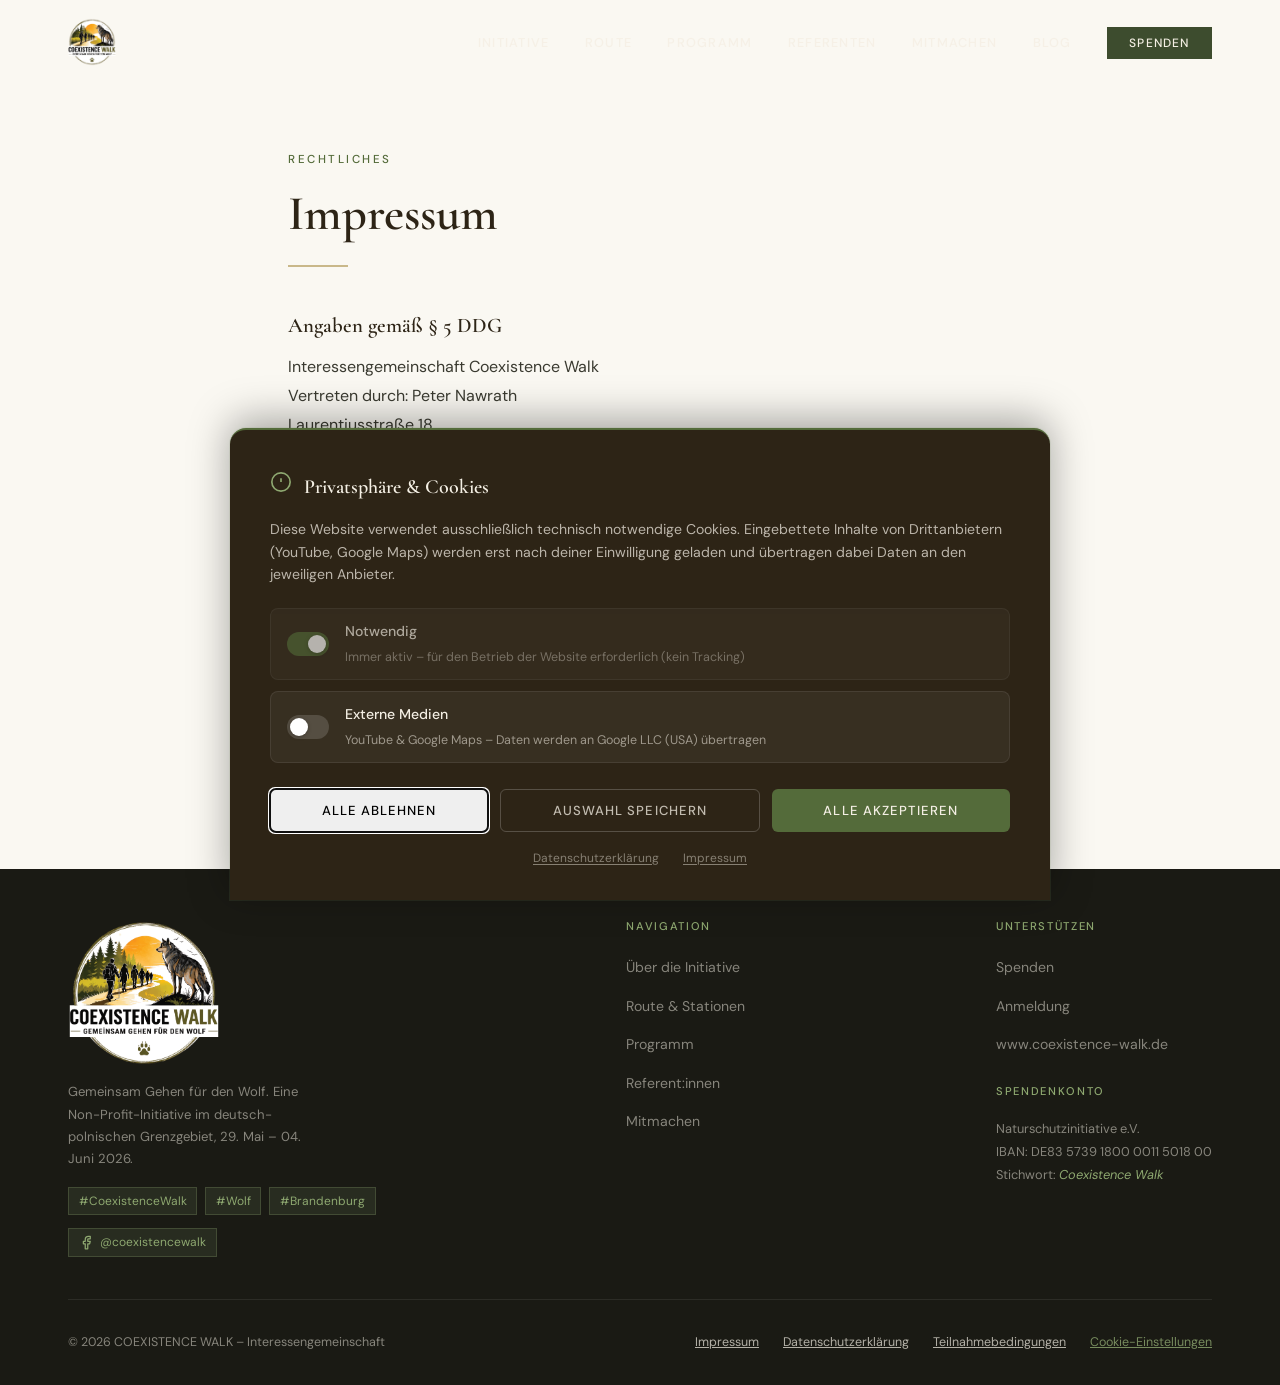
<file: impressum.html>
<!DOCTYPE html>
<html lang="de">

<head>
  <meta charset="UTF-8" />
  <meta name="viewport" content="width=device-width, initial-scale=1.0" />
  <title>COEXISTENCE WALK 2026 – Gemeinsam Gehen für den Wolf</title>
  <link rel="apple-touch-icon" sizes="180x180" href="/apple-touch-icon.png" />
  <link rel="icon" type="image/png" sizes="32x32" href="/favicon-32x32.png" />
  <link rel="icon" type="image/png" sizes="16x16" href="/favicon-16x16.png" />
  <link rel="manifest" href="/site.webmanifest" />
  <link rel="preconnect" href="https://fonts.googleapis.com" />
  <link rel="preconnect" href="https://fonts.gstatic.com" crossorigin />
  <link
    href="https://fonts.googleapis.com/css2?family=Cormorant+Garamond:ital,wght@0,300;0,400;0,600;0,700;1,300;1,400;1,600&family=DM+Sans:wght@300;400;500&display=swap"
    rel="stylesheet" />

  <script src="https://identity.netlify.com/v1/netlify-identity-widget.js"></script>

  <style>
    /* ─── TOKENS ─────────────────────────────────────────────── */
    :root {
      --ink: #1a1a14;
      --bark: #2d2416;
      --moss: #3d4c2e;
      --fern: #546b3a;
      --sage: #8ea870;
      --sand: #c9b88a;
      --linen: #f4efe4;
      --cream: #faf8f2;
      --parchment: #ede8dc;
      --amber: #c08a2e;
      --rust: #8b4a2a;

      --font-display: 'Cormorant Garamond', Georgia, serif;
      --font-body: 'DM Sans', sans-serif;

      --ease-out: cubic-bezier(0.22, 1, 0.36, 1);
      --section-pad: clamp(4rem, 8vw, 8rem);
    }

    /* ─── RESET ───────────────────────────────────────────────── */
    *,
    *::before,
    *::after {
      box-sizing: border-box;
      margin: 0;
      padding: 0;
    }

    html {
      scroll-behavior: smooth;
    }

    body {
      background: var(--cream);
      color: var(--ink);
      font-family: var(--font-body);
      font-size: clamp(15px, 1.6vw, 17px);
      line-height: 1.7;
      overflow-x: hidden;
    }

    img {
      display: block;
      width: 100%;
      object-fit: cover;
    }

    a {
      color: inherit;
      text-decoration: none;
    }

    /* ─── SCROLLBAR ───────────────────────────────────────────── */
    ::-webkit-scrollbar {
      width: 6px;
    }

    ::-webkit-scrollbar-track {
      background: var(--parchment);
    }

    ::-webkit-scrollbar-thumb {
      background: var(--fern);
      border-radius: 3px;
    }

    /* ─── Fix 6: PROGRESS BAR ────────────────────────────────── */
    #progressBar {
      position: fixed;
      top: 0;
      left: 0;
      height: 3px;
      background: linear-gradient(to right, var(--sage), var(--sand));
      width: 0%;
      z-index: 1001;
      transition: width 0.1s linear;
      box-shadow: 0 0 8px rgba(142, 168, 112, 0.6);
    }

    /* ─── UTILITY ─────────────────────────────────────────────── */
    .container {
      max-width: 1240px;
      margin: 0 auto;
      padding: 0 clamp(1.25rem, 5vw, 3rem);
    }

    .section {
      padding: var(--section-pad) 0;
    }

    .eyebrow {
      font-family: var(--font-body);
      font-size: 0.72rem;
      font-weight: 500;
      letter-spacing: 0.22em;
      text-transform: uppercase;
      color: var(--fern);
      margin-bottom: 1rem;
    }

    .display-title {
      font-family: var(--font-display);
      font-weight: 300;
      font-size: clamp(2.6rem, 5.5vw, 5rem);
      line-height: 1.1;
      color: var(--bark);
    }

    .display-title em {
      font-style: italic;
      color: var(--fern);
    }

    .section-title {
      font-family: var(--font-display);
      font-weight: 600;
      font-size: clamp(2rem, 3.8vw, 3.4rem);
      line-height: 1.15;
      color: var(--bark);
      margin-bottom: 0.5rem;
    }

    .section-title em {
      font-style: italic;
      color: var(--fern);
    }

    .lead {
      font-family: var(--font-display);
      font-size: clamp(1.1rem, 1.8vw, 1.35rem);
      font-weight: 300;
      line-height: 1.65;
      color: var(--bark);
      max-width: 680px;
    }

    .divider {
      width: 60px;
      height: 2px;
      background: var(--sand);
      margin: 1.5rem 0 2.5rem;
    }

    .btn {
      display: inline-flex;
      align-items: center;
      gap: 0.6rem;
      padding: 0.9rem 2.2rem;
      font-family: var(--font-body);
      font-size: 0.82rem;
      font-weight: 500;
      letter-spacing: 0.12em;
      text-transform: uppercase;
      border: none;
      cursor: pointer;
      border-radius: 4px;
      transition: all 0.3s var(--ease-out);
    }

    .btn-primary {
      background: var(--moss);
      color: var(--linen);
    }

    .btn-primary:hover {
      background: var(--bark);
      transform: translateY(-2px) scale(1.02);
    }

    .btn-outline {
      background: transparent;
      color: var(--moss);
      border: 1.5px solid var(--fern);
      border-radius: 4px;
    }

    .btn-outline:hover {
      background: var(--fern);
      color: var(--linen);
      transform: translateY(-2px) scale(1.02);
    }

    /* ─── IMAGE PLACEHOLDER ───────────────────────────────────── */
    .img-placeholder {
      background: var(--parchment);
      display: flex;
      flex-direction: column;
      align-items: center;
      justify-content: center;
      gap: 0.75rem;
      color: var(--sage);
      font-size: 0.78rem;
      letter-spacing: 0.1em;
      text-transform: uppercase;
      font-family: var(--font-body);
      border: 1.5px dashed var(--sand);
      position: relative;
      overflow: hidden;
    }

    .img-placeholder::before {
      content: '';
      position: absolute;
      inset: 0;
      background:
        repeating-linear-gradient(45deg,
          transparent,
          transparent 20px,
          rgba(0, 0, 0, 0.025) 20px,
          rgba(0, 0, 0, 0.025) 21px);
    }

    .img-placeholder svg {
      width: 36px;
      height: 36px;
      opacity: 0.45;
      position: relative;
      z-index: 1;
    }

    .img-placeholder span {
      position: relative;
      z-index: 1;
    }

    /* ─── NAVBAR ──────────────────────────────────────────────── */
    #navbar {
      position: fixed;
      top: 0;
      left: 0;
      right: 0;
      z-index: 999;
      padding: 1.1rem 0;
      transition: all 0.4s var(--ease-out);
    }

    #navbar.scrolled {
      background: rgba(250, 248, 242, 0.95);
      backdrop-filter: blur(12px);
      box-shadow: 0 1px 0 rgba(0, 0, 0, 0.08);
    }

    .nav-inner {
      display: flex;
      align-items: center;
      justify-content: space-between;
    }

    .nav-logo {
      font-family: var(--font-display);
      font-size: 1rem;
      font-weight: 600;
      letter-spacing: 0.04em;
      color: var(--linen);
      transition: color 0.4s;
    }

    #navbar.scrolled .nav-logo {
      color: var(--bark);
    }

    .nav-links {
      display: flex;
      gap: 2.2rem;
      list-style: none;
    }

    .nav-links a {
      font-size: 0.8rem;
      font-weight: 500;
      letter-spacing: 0.1em;
      text-transform: uppercase;
      color: rgba(244, 239, 228, 0.85);
      transition: color 0.3s;
    }

    #navbar.scrolled .nav-links a {
      color: var(--ink);
    }

    .nav-links a:hover {
      color: var(--sage);
    }

    .nav-cta {
      background: var(--moss);
      color: var(--linen) !important;
      padding: 0.5rem 1.4rem;
      font-size: 0.75rem !important;
      letter-spacing: 0.1em;
      text-transform: uppercase;
      transition: background 0.3s !important;
    }

    .nav-cta:hover {
      background: var(--bark) !important;
      color: var(--linen) !important;
    }

    .hamburger {
      display: none;
      background: none;
      border: none;
      cursor: pointer;
    }

    /* ─── HERO ────────────────────────────────────────────────── */
    #hero {
      min-height: 100svh;
      position: relative;
      display: flex;
      align-items: flex-end;
      padding-bottom: clamp(3rem, 7vw, 6rem);
      overflow: hidden;
    }

    .hero-bg {
      position: absolute;
      inset: 0;
      background: linear-gradient(160deg, #1c2414 0%, #2d3820 40%, #3a4a28 100%);
    }

    /* Photo placeholder for hero background */
    .hero-bg-img {
      position: absolute;
      inset: 0;
      width: 100%;
      height: 100%;
      object-fit: cover;
      opacity: 0.45;
      mix-blend-mode: multiply;
    }

    .hero-bg-placeholder {
      position: absolute;
      inset: 0;
      display: flex;
      flex-direction: column;
      align-items: center;
      justify-content: center;
      color: rgba(255, 255, 255, 0.12);
      font-size: 0.75rem;
      letter-spacing: 0.15em;
      text-transform: uppercase;
      font-family: var(--font-body);
      gap: 0.5rem;
    }

    .hero-bg-placeholder svg {
      width: 48px;
      opacity: 0.3;
    }

    .hero-grain {
      position: absolute;
      inset: 0;
      background-image: url("data:image/svg+xml,%3Csvg viewBox='0 0 200 200' xmlns='http://www.w3.org/2000/svg'%3E%3Cfilter id='n'%3E%3CfeTurbulence type='fractalNoise' baseFrequency='0.75' numOctaves='4' stitchTiles='stitch'/%3E%3C/filter%3E%3Crect width='100%25' height='100%25' filter='url(%23n)' opacity='0.05'/%3E%3C/svg%3E");
      background-size: 200px;
      pointer-events: none;
      opacity: 0.6;
    }

    .hero-vignette {
      position: absolute;
      inset: 0;
      background: radial-gradient(ellipse at center, transparent 40%, rgba(0, 0, 0, 0.5) 100%);
    }

    .hero-bottom {
      position: absolute;
      bottom: 0;
      left: 0;
      right: 0;
      height: 220px;
      background: linear-gradient(to top, var(--cream) 0%, transparent 100%);
    }

    .hero-content {
      position: relative;
      z-index: 2;
      max-width: 820px;
    }

    .hero-tag {
      display: inline-flex;
      align-items: center;
      gap: 0.6rem;
      background: rgba(255, 255, 255, 0.08);
      border: 1px solid rgba(255, 255, 255, 0.18);
      backdrop-filter: blur(4px);
      padding: 0.45rem 1.1rem;
      font-size: 0.72rem;
      letter-spacing: 0.18em;
      text-transform: uppercase;
      color: rgba(244, 239, 228, 0.9);
      margin-bottom: 2rem;
      font-family: var(--font-body);
    }

    .hero-tag .dot {
      width: 6px;
      height: 6px;
      border-radius: 50%;
      background: var(--sage);
    }

    .hero-title {
      font-family: var(--font-display);
      font-size: clamp(3rem, 7vw, 7rem);
      font-weight: 300;
      line-height: 1.0;
      color: var(--linen);
      margin-bottom: 0.4rem;
    }

    .hero-title strong {
      display: block;
      font-weight: 700;
      font-size: 0.42em;
      letter-spacing: 0.18em;
      text-transform: uppercase;
      color: var(--sage);
      margin-bottom: 0.2em;
    }

    .hero-subtitle {
      font-family: var(--font-display);
      font-style: italic;
      font-size: clamp(1.1rem, 2vw, 1.6rem);
      color: rgba(244, 239, 228, 0.7);
      margin-bottom: 2.5rem;
      font-weight: 300;
    }

    .hero-meta {
      display: flex;
      flex-wrap: wrap;
      gap: 2rem;
      margin-bottom: 3rem;
    }

    .hero-meta-item {
      display: flex;
      flex-direction: column;
      gap: 0.2rem;
    }

    .hero-meta-label {
      font-size: 0.68rem;
      letter-spacing: 0.15em;
      text-transform: uppercase;
      color: var(--sage);
      font-weight: 500;
    }

    .hero-meta-value {
      font-family: var(--font-display);
      font-size: 1.05rem;
      color: rgba(244, 239, 228, 0.9);
    }

    .hero-actions {
      display: flex;
      gap: 1rem;
      flex-wrap: wrap;
      align-items: center;
    }

    /* ─── HERO INLINE FORM ────────────────────────────────────── */
    .hero-form {
      display: flex;
      gap: 0;
      margin-top: 1.6rem;
      flex-wrap: wrap;
      max-width: 500px;
    }

    .hero-form input[type="email"] {
      flex: 1 1 220px;
      padding: 0.85rem 1.2rem;
      border: none;
      background: rgba(255, 255, 255, 0.12);
      backdrop-filter: blur(8px);
      color: var(--linen);
      font-family: var(--font-body);
      font-size: 0.9rem;
      outline: none;
      border: 1px solid rgba(255, 255, 255, 0.22);
      border-right: none;
      transition: background 0.3s;
    }

    .hero-form input[type="email"]::placeholder {
      color: rgba(244, 239, 228, 0.5);
    }

    .hero-form input[type="email"]:focus {
      background: rgba(255, 255, 255, 0.18);
    }

    .hero-form .btn-primary {
      flex-shrink: 0;
      border-left: none;
      padding: 0.85rem 1.6rem;
      font-size: 0.78rem;
      background: var(--sage);
      color: var(--bark);
      font-weight: 700;
    }

    .hero-form .btn-primary:hover {
      background: var(--sand);
      transform: none;
    }

    .hero-scarcity {
      margin-top: 0.9rem;
      font-size: 0.82rem;
      color: rgba(255, 255, 255, 0.65);
      display: flex;
      align-items: center;
      gap: 0.5rem;
    }

    .hero-scarcity::before {
      content: '';
      width: 8px;
      height: 8px;
      border-radius: 50%;
      background: #e8a838;
      flex-shrink: 0;
      box-shadow: 0 0 0 3px rgba(232, 168, 56, 0.25);
      animation: pulse 2s infinite;
    }

    @keyframes pulse {

      0%,
      100% {
        box-shadow: 0 0 0 3px rgba(232, 168, 56, 0.25);
      }

      50% {
        box-shadow: 0 0 0 6px rgba(232, 168, 56, 0.1);
      }
    }

    /* ─── STICKY CTA ──────────────────────────────────────────── */
    .sticky-btn {
      position: fixed;
      bottom: 24px;
      right: 24px;
      background: var(--moss);
      color: var(--linen);
      padding: 0.95rem 1.6rem;
      border-radius: 50px;
      z-index: 998;
      font-family: var(--font-body);
      font-size: 0.78rem;
      font-weight: 600;
      letter-spacing: 0.1em;
      text-transform: uppercase;
      box-shadow: 0 4px 24px rgba(0, 0, 0, 0.25);
      transition: all 0.3s var(--ease-out);
      display: flex;
      align-items: center;
      gap: 0.5rem;
      opacity: 0;
      transform: translateY(12px);
      pointer-events: none;
    }

    .sticky-btn.show {
      opacity: 1;
      transform: translateY(0);
      pointer-events: auto;
    }

    /* Hide sticky CTA while cookie banner is open so they don't overlap */
    body.cb-open .sticky-btn {
      opacity: 0 !important;
      pointer-events: none !important;
      transform: translateY(12px) !important;
    }

    .sticky-btn:hover {
      background: var(--bark);
      transform: translateY(-2px);
      box-shadow: 0 8px 32px rgba(0, 0, 0, 0.3);
    }

    @media (max-width: 600px) {
      .sticky-btn {
        bottom: 16px;
        right: 16px;
        padding: 0.8rem 1.3rem;
        font-size: 0.72rem;
      }
    }

    .hero-scroll {
      position: absolute;
      right: 3rem;
      bottom: 3rem;
      z-index: 2;
      display: flex;
      flex-direction: column;
      align-items: center;
      gap: 0.5rem;
      font-size: 0.65rem;
      letter-spacing: 0.2em;
      text-transform: uppercase;
      color: rgba(244, 239, 228, 0.4);
    }

    .hero-scroll .scroll-line {
      width: 1px;
      height: 60px;
      background: linear-gradient(to bottom, rgba(255, 255, 255, 0.3), transparent);
      animation: scrollPulse 2.5s ease-in-out infinite;
    }

    @keyframes scrollPulse {

      0%,
      100% {
        opacity: 0.3;
        transform: scaleY(1);
      }

      50% {
        opacity: 0.8;
        transform: scaleY(1.15);
      }
    }

    /* ─── INTRO BAND ──────────────────────────────────────────── */
    #intro-band {
      background: var(--moss);
      color: var(--linen);
      padding: 2.5rem 0;
    }

    .band-inner {
      display: flex;
      flex-wrap: wrap;
      gap: 2.5rem;
      justify-content: space-between;
      align-items: center;
    }

    .band-fact {
      display: flex;
      flex-direction: column;
    }

    .band-fact-num {
      font-family: var(--font-display);
      font-size: 2.8rem;
      font-weight: 300;
      color: var(--sand);
      line-height: 1;
    }

    .band-fact-label {
      font-size: 0.78rem;
      letter-spacing: 0.1em;
      text-transform: uppercase;
      color: rgba(244, 239, 228, 0.65);
      margin-top: 0.3rem;
    }

    .band-divider {
      width: 1px;
      height: 60px;
      background: rgba(255, 255, 255, 0.15);
    }

    /* ─── INTRO VIDEO ────────────────────────────────────────── */
    #intro-video {
      background: var(--bark);
      position: relative;
      overflow: hidden;
    }

    #intro-video::before {
      content: '';
      position: absolute;
      inset: 0;
      background-image: url("data:image/svg+xml,%3Csvg viewBox='0 0 200 200' xmlns='http://www.w3.org/2000/svg'%3E%3Cfilter id='n'%3E%3CfeTurbulence type='fractalNoise' baseFrequency='0.75' numOctaves='4' stitchTiles='stitch'/%3E%3C/filter%3E%3Crect width='100%25' height='100%25' filter='url(%23n)' opacity='0.04'/%3E%3C/svg%3E");
      background-size: 200px;
      pointer-events: none;
      opacity: 0.5;
    }

    .video-section-inner {
      position: relative;
      z-index: 1;
      text-align: center;
    }

    .video-section-inner .eyebrow {
      color: var(--sage);
    }

    .video-section-inner .section-title {
      color: var(--linen);
    }

    .video-section-inner .section-title em {
      color: var(--sage);
    }

    .video-section-inner .divider {
      background: rgba(255, 255, 255, 0.15);
      margin-left: auto;
      margin-right: auto;
    }

    .video-section-inner .lead {
      color: rgba(244, 239, 228, 0.7);
      margin-left: auto;
      margin-right: auto;
      text-align: center;
    }

    .video-container {
      position: relative;
      max-width: 960px;
      margin: 3rem auto 0;
      border-radius: 12px;
      overflow: hidden;
      box-shadow:
        0 8px 60px rgba(0, 0, 0, 0.4),
        0 0 0 1px rgba(142, 168, 112, 0.15);
    }

    .video-container::before {
      content: '';
      position: absolute;
      inset: -1px;
      border-radius: 13px;
      background: linear-gradient(135deg, rgba(142, 168, 112, 0.3), transparent 40%, transparent 60%, rgba(201, 184, 138, 0.2));
      z-index: 1;
      pointer-events: none;
    }

    .video-ratio {
      position: relative;
      width: 100%;
      padding-bottom: 56.25%; /* 16:9 */
      background: #111;
    }

    .video-ratio iframe {
      position: absolute;
      top: 0;
      left: 0;
      width: 100%;
      height: 100%;
      border: 0;
    }

    .video-ornament {
      display: flex;
      align-items: center;
      justify-content: center;
      gap: 1rem;
      margin-top: 2.5rem;
      color: rgba(244, 239, 228, 0.25);
      font-size: 0.72rem;
      letter-spacing: 0.2em;
      text-transform: uppercase;
      font-family: var(--font-body);
    }

    .video-ornament::before,
    .video-ornament::after {
      content: '';
      width: 40px;
      height: 1px;
      background: rgba(255, 255, 255, 0.12);
    }

    @media (max-width: 768px) {
      .video-container {
        margin: 2rem -1rem 0;
        border-radius: 0;
        box-shadow: 0 4px 30px rgba(0, 0, 0, 0.3);
      }

      .video-container::before {
        border-radius: 0;
      }
    }

    /* ─── ABOUT ───────────────────────────────────────────────── */
    #about {
      background: var(--cream);
    }

    .about-grid {
      display: grid;
      grid-template-columns: 1fr 1fr;
      gap: 5rem;
      align-items: center;
    }

    .about-img-wrap {
      position: relative;
    }

    .about-img-wrap .main-img {
      height: 540px;
    }

    .about-img-wrap .accent-img {
      position: absolute;
      right: -2.5rem;
      bottom: -2.5rem;
      width: 220px;
      height: 180px;
      border: 6px solid var(--cream);
      box-shadow: 0 8px 40px rgba(0, 0, 0, 0.12);
    }

    .about-text p {
      margin-bottom: 1.25rem;
      color: #3a3a30;
      font-size: 1rem;
      line-height: 1.8;
    }

    .about-highlight {
      background: var(--parchment);
      border-left: 3px solid var(--sage);
      padding: 1.25rem 1.5rem;
      margin: 2rem 0;
      font-family: var(--font-display);
      font-style: italic;
      font-size: 1.2rem;
      color: var(--bark);
      line-height: 1.55;
    }

    /* ─── ROUTE ───────────────────────────────────────────────── */
    #route {
      background: var(--parchment);
    }

    .route-header {
      margin-bottom: 4rem;
    }

    .route-map {
      height: 380px;
      margin-bottom: 4rem;
    }

    .stages-grid {
      display: grid;
      grid-template-columns: repeat(3, 1fr);
      gap: 1.5px;
      background: var(--sand);
    }

    .stage {
      background: var(--cream);
      padding: 2rem;
      position: relative;
    }

    .stage-num {
      font-family: var(--font-display);
      font-size: 3.5rem;
      font-weight: 300;
      color: var(--parchment);
      position: absolute;
      top: 1rem;
      right: 1.5rem;
      line-height: 1;
    }

    .stage-date {
      font-size: 0.7rem;
      letter-spacing: 0.15em;
      text-transform: uppercase;
      font-weight: 500;
      color: var(--fern);
      margin-bottom: 0.5rem;
    }

    .stage-title {
      font-family: var(--font-display);
      font-size: 1.2rem;
      font-weight: 600;
      color: var(--bark);
      margin-bottom: 0.5rem;
    }

    .stage-detail {
      font-size: 0.88rem;
      color: #555548;
      line-height: 1.6;
    }

    .stage-icon {
      width: 28px;
      height: 28px;
      background: var(--fern);
      border-radius: 50%;
      display: flex;
      align-items: center;
      justify-content: center;
      margin-bottom: 1rem;
    }

    .stage-icon svg {
      width: 14px;
      fill: var(--linen);
    }

    /* ─── PROGRAM ─────────────────────────────────────────────── */
    #programm {
      background: var(--bark);
      color: var(--linen);
    }

    #programm .eyebrow {
      color: var(--sage);
    }

    #programm .section-title {
      color: var(--linen);
    }

    #programm .section-title em {
      color: var(--sage);
    }

    #programm .divider {
      background: rgba(255, 255, 255, 0.15);
    }

    .program-grid {
      display: grid;
      grid-template-columns: 300px 1fr;
      gap: 0;
    }

    .program-days {
      border-right: 1px solid rgba(255, 255, 255, 0.1);
    }

    .day-tab {
      padding: 1.2rem 2rem;
      cursor: pointer;
      border-bottom: 1px solid rgba(255, 255, 255, 0.07);
      transition: all 0.3s;
      position: relative;
    }

    .day-tab::before {
      content: '';
      position: absolute;
      left: 0;
      top: 0;
      bottom: 0;
      width: 3px;
      background: var(--sage);
      transform: scaleX(0);
      transform-origin: left;
      transition: transform 0.3s var(--ease-out);
    }

    .day-tab.active::before {
      transform: scaleX(1);
    }

    .day-tab.active {
      background: rgba(255, 255, 255, 0.05);
    }

    .day-tab-label {
      font-size: 0.68rem;
      letter-spacing: 0.14em;
      text-transform: uppercase;
      color: var(--sage);
      margin-bottom: 0.3rem;
      font-weight: 500;
    }

    .day-tab-title {
      font-family: var(--font-display);
      font-size: 1.05rem;
      color: var(--linen);
      line-height: 1.3;
    }

    .day-tab-sub {
      font-size: 0.78rem;
      color: rgba(244, 239, 228, 0.45);
      margin-top: 0.25rem;
    }

    .program-content {
      padding: 2.5rem 3rem;
    }

    .prog-panel {
      display: none;
      animation: fadeIn 0.4s var(--ease-out);
    }

    .prog-panel.active {
      display: block;
    }

    @keyframes fadeIn {
      from {
        opacity: 0;
        transform: translateX(16px);
      }

      to {
        opacity: 1;
        transform: none;
      }
    }

    .prog-location {
      display: flex;
      align-items: flex-start;
      gap: 1rem;
      background: rgba(255, 255, 255, 0.04);
      padding: 1.25rem 1.5rem;
      border-left: 2px solid var(--sage);
      margin-bottom: 2rem;
    }

    .prog-location-icon {
      color: var(--sage);
      margin-top: 0.1rem;
      flex-shrink: 0;
    }

    .prog-location-name {
      font-family: var(--font-display);
      font-size: 1.1rem;
      color: var(--linen);
      margin-bottom: 0.2rem;
    }

    .prog-location-addr {
      font-size: 0.82rem;
      color: rgba(244, 239, 228, 0.5);
    }

    .prog-section-title {
      font-size: 0.7rem;
      letter-spacing: 0.15em;
      text-transform: uppercase;
      color: var(--sage);
      margin-bottom: 1rem;
      font-weight: 500;
    }

    .prog-item {
      display: flex;
      gap: 1.5rem;
      padding: 1rem 0;
      border-bottom: 1px solid rgba(255, 255, 255, 0.07);
    }

    .prog-item:last-child {
      border-bottom: none;
    }

    .prog-item-type {
      font-size: 0.7rem;
      letter-spacing: 0.1em;
      text-transform: uppercase;
      color: var(--sand);
      background: rgba(201, 184, 138, 0.12);
      padding: 0.2rem 0.6rem;
      height: fit-content;
      flex-shrink: 0;
      margin-top: 0.15rem;
    }

    .prog-item-name {
      font-family: var(--font-display);
      font-size: 1.05rem;
      color: var(--linen);
      margin-bottom: 0.2rem;
    }

    .prog-item-detail {
      font-size: 0.85rem;
      color: rgba(244, 239, 228, 0.5);
    }

    /* ─── SPEAKERS ────────────────────────────────────────────── */
    #referenten {
      background: var(--linen);
    }

    .speakers-grid {
      display: grid;
      grid-template-columns: repeat(auto-fill, minmax(260px, 1fr));
      gap: 2rem;
      margin-top: 3rem;
    }

    .speaker-card {
      background: var(--cream);
      border: 1px solid var(--parchment);
      overflow: hidden;
      transition: transform 0.3s var(--ease-out), box-shadow 0.3s;
    }

    .speaker-card:hover {
      transform: translateY(-4px);
      box-shadow: 0 16px 48px rgba(0, 0, 0, 0.1);
    }

    .speaker-img {
      height: 220px;
    }

    .speaker-info {
      padding: 1.5rem;
    }

    .speaker-name {
      font-family: var(--font-display);
      font-size: 1.2rem;
      font-weight: 600;
      color: var(--bark);
      margin-bottom: 0.2rem;
    }

    .speaker-role {
      font-size: 0.78rem;
      color: var(--fern);
      letter-spacing: 0.06em;
      margin-bottom: 0.8rem;
    }

    .speaker-bio {
      font-size: 0.88rem;
      color: #555548;
      line-height: 1.65;
    }

    /* ─── MITMACHEN ───────────────────────────────────────────── */
    #mitmachen {
      background: var(--cream);
    }

    .mitmachen-grid {
      display: grid;
      grid-template-columns: 1fr 1fr 1fr;
      gap: 2px;
      background: var(--parchment);
      margin-top: 3.5rem;
    }

    .mitmachen-card {
      background: var(--cream);
      padding: 3rem 2.5rem;
      text-align: center;
      display: flex;
      flex-direction: column;
      align-items: center;
      gap: 1.25rem;
    }

    .mitmachen-icon {
      width: 64px;
      height: 64px;
      background: var(--moss);
      border-radius: 50%;
      display: flex;
      align-items: center;
      justify-content: center;
      flex-shrink: 0;
    }

    .mitmachen-icon svg {
      width: 28px;
      fill: var(--linen);
    }

    .mitmachen-title {
      font-family: var(--font-display);
      font-size: 1.5rem;
      font-weight: 600;
      color: var(--bark);
    }

    .mitmachen-text {
      font-size: 0.9rem;
      color: #555548;
      line-height: 1.7;
    }

    /* ─── SPENDEN ─────────────────────────────────────────────── */
    #spenden {
      background: var(--moss);
      color: var(--linen);
      padding: var(--section-pad) 0;
      text-align: center;
    }

    .spenden-inner {
      max-width: 680px;
      margin: 0 auto;
    }

    #spenden .section-title {
      color: var(--linen);
      margin-bottom: 1rem;
    }

    #spenden .section-title em {
      color: var(--sand);
    }

    #spenden .lead {
      color: rgba(244, 239, 228, 0.8);
      margin: 0 auto 3rem;
    }

    .iban-box {
      background: rgba(0, 0, 0, 0.25);
      border: 1px solid rgba(255, 255, 255, 0.12);
      padding: 2rem 2.5rem;
      margin: 0 auto 2.5rem;
      text-align: left;
    }

    .iban-row {
      display: flex;
      flex-direction: column;
      gap: 0.25rem;
      margin-bottom: 1.25rem;
    }

    .iban-row:last-child {
      margin-bottom: 0;
    }

    .iban-label {
      font-size: 0.68rem;
      letter-spacing: 0.15em;
      text-transform: uppercase;
      color: var(--sage);
      font-weight: 500;
    }

    .iban-value {
      font-family: var(--font-display);
      font-size: 1.1rem;
      color: var(--linen);
      word-break: break-all;
    }

    .iban-notice {
      font-size: 0.82rem;
      color: rgba(244, 239, 228, 0.5);
      text-align: center;
      margin-top: 2rem;
    }

    /* ─── GALERIE ─────────────────────────────────────────────── */
    #galerie {
      background: var(--parchment);
    }

    .gallery-grid {
      display: grid;
      grid-template-columns: 2fr 1fr 1fr;
      grid-template-rows: 260px 260px;
      gap: 6px;
      margin-top: 3rem;
    }

    .gallery-item:first-child {
      grid-row: 1 / 3;
    }

    .gallery-item {
      overflow: hidden;
    }

    .gallery-item .img-placeholder {
      height: 100%;
    }

    /* ─── KONTAKT ─────────────────────────────────────────────── */
    #kontakt {
      background: var(--cream);
    }

    .kontakt-grid {
      display: grid;
      grid-template-columns: 1fr 1fr;
      gap: 5rem;
      margin-top: 3rem;
    }

    .kontakt-info h3 {
      font-family: var(--font-display);
      font-size: 1.3rem;
      font-weight: 600;
      color: var(--bark);
      margin-bottom: 1.2rem;
    }

    .kontakt-info p {
      font-size: 0.9rem;
      color: #555548;
      line-height: 1.8;
    }

    .kontakt-detail {
      display: flex;
      align-items: flex-start;
      gap: 1rem;
      margin-top: 1.5rem;
    }

    .kontakt-detail-icon {
      width: 38px;
      height: 38px;
      background: var(--parchment);
      border-radius: 50%;
      display: flex;
      align-items: center;
      justify-content: center;
      flex-shrink: 0;
    }

    .kontakt-detail-icon svg {
      width: 16px;
      fill: var(--fern);
    }

    .kontakt-detail-text {
      font-size: 0.9rem;
      color: #555548;
      line-height: 1.6;
    }

    .kontakt-detail-text strong {
      color: var(--bark);
      display: block;
      font-size: 0.78rem;
      letter-spacing: 0.08em;
      text-transform: uppercase;
      margin-bottom: 0.2rem;
    }

    .anmeldung-box {
      background: var(--parchment);
      padding: 3rem;
    }

    .anmeldung-box h3 {
      font-family: var(--font-display);
      font-size: 1.5rem;
      font-weight: 600;
      color: var(--bark);
      margin-bottom: 0.5rem;
    }

    .anmeldung-box p {
      font-size: 0.9rem;
      color: #555548;
      margin-bottom: 1.5rem;
    }

    .form-group {
      margin-bottom: 1.25rem;
    }

    /* Only top-level direct label gets the uppercase style */
    .form-group>label:first-child {
      display: block;
      font-size: 0.72rem;
      letter-spacing: 0.12em;
      text-transform: uppercase;
      color: var(--fern);
      font-weight: 500;
      margin-bottom: 0.5rem;
    }

    .form-group input[type="text"],
    .form-group input[type="email"],
    .form-group input[type="tel"],
    .form-group select,
    .form-group textarea {
      width: 100%;
      box-sizing: border-box;
      background: var(--cream);
      border: 1.5px solid var(--sand);
      border-radius: 4px;
      padding: 0.75rem 1rem;
      font-family: var(--font-body);
      font-size: 0.92rem;
      color: var(--ink);
      outline: none;
      transition: border-color 0.3s;
      resize: vertical;
    }

    .form-group input[type="text"]:focus,
    .form-group input[type="email"]:focus,
    .form-group input[type="tel"]:focus,
    .form-group select:focus,
    .form-group textarea:focus {
      border-color: var(--fern);
    }

    .form-group input[type="radio"],
    .form-group input[type="checkbox"] {
      width: auto;
      flex-shrink: 0;
      margin: 0;
      accent-color: var(--fern);
      cursor: pointer;
    }

    .form-row {
      display: grid;
      grid-template-columns: 1fr 1fr;
      gap: 1rem;
    }

    @media (max-width: 500px) {
      .form-row {
        grid-template-columns: 1fr;
      }
    }

    /* ─── PARTNER ─────────────────────────────────────────────── */
    #partner {
      background: var(--bark);
      padding: 3.5rem 0;
    }

    .partner-inner {
      display: flex;
      align-items: center;
      flex-wrap: wrap;
      gap: 3rem;
    }

    .partner-label {
      font-size: 0.7rem;
      letter-spacing: 0.18em;
      text-transform: uppercase;
      color: rgba(244, 239, 228, 0.4);
      white-space: nowrap;
    }

    .partner-logos {
      display: flex;
      flex-wrap: wrap;
      gap: 3rem;
      align-items: center;
    }

    .partner-logo-placeholder {
      height: 40px;
      width: 120px;
      background: rgba(255, 255, 255, 0.06);
      border: 1px dashed rgba(255, 255, 255, 0.15);
      display: flex;
      align-items: center;
      justify-content: center;
      font-size: 0.65rem;
      letter-spacing: 0.1em;
      text-transform: uppercase;
      color: rgba(244, 239, 228, 0.25);
    }

    /* ─── FOOTER ──────────────────────────────────────────────── */
    footer {
      background: var(--ink);
      color: rgba(244, 239, 228, 0.5);
      padding: 3rem 0 2rem;
    }

    .footer-top {
      display: flex;
      justify-content: space-between;
      flex-wrap: wrap;
      gap: 2rem;
      padding-bottom: 2.5rem;
      border-bottom: 1px solid rgba(255, 255, 255, 0.08);
    }

    .footer-brand .nav-logo {
      color: var(--linen);
      font-size: 1.1rem;
    }

    .footer-brand p {
      font-size: 0.82rem;
      margin-top: 0.75rem;
      max-width: 260px;
      line-height: 1.7;
    }

    .footer-links h4 {
      font-size: 0.7rem;
      letter-spacing: 0.15em;
      text-transform: uppercase;
      color: var(--sage);
      margin-bottom: 1rem;
      font-weight: 500;
    }

    .footer-links ul {
      list-style: none;
    }

    .footer-links li {
      margin-bottom: 0.6rem;
    }

    .footer-links a {
      font-size: 0.88rem;
      transition: color 0.2s;
    }

    .footer-links a:hover {
      color: var(--linen);
    }

    .footer-hashtags {
      display: flex;
      flex-wrap: wrap;
      gap: 0.5rem;
      margin-top: 0.75rem;
    }

    .hashtag {
      font-size: 0.75rem;
      color: var(--sage);
      background: rgba(142, 168, 112, 0.12);
      padding: 0.2rem 0.6rem;
      border: 1px solid rgba(142, 168, 112, 0.25);
    }

    .footer-bottom {
      padding-top: 2rem;
      display: flex;
      justify-content: space-between;
      flex-wrap: wrap;
      gap: 1rem;
      font-size: 0.78rem;
    }

    /* ─── ANIMATIONS ──────────────────────────────────────────── */
    .reveal {
      opacity: 0;
      transform: translateY(28px);
      transition: opacity 0.7s var(--ease-out), transform 0.7s var(--ease-out);
    }

    .reveal.visible {
      opacity: 1;
      transform: none;
    }

    .reveal-delay-1 {
      transition-delay: 0.1s;
    }

    .reveal-delay-2 {
      transition-delay: 0.2s;
    }

    .reveal-delay-3 {
      transition-delay: 0.3s;
    }

    /* ─── WOLF DECO ───────────────────────────────────────────── */
    .wolf-paw {
      display: inline-block;
      font-size: 1.2em;
    }

    /* ─── RESPONSIVE ──────────────────────────────────────────── */
    @media (max-width: 900px) {

      .about-grid,
      .kontakt-grid {
        grid-template-columns: 1fr;
        gap: 3rem;
      }

      .about-img-wrap .accent-img {
        display: none;
      }

      .about-img-wrap .main-img {
        height: 400px;
      }

      .stages-grid {
        grid-template-columns: 1fr;
        gap: 2px;
      }

      .program-grid {
        grid-template-columns: 1fr;
      }

      .program-days {
        border-right: none;
        border-bottom: 1px solid rgba(255, 255, 255, 0.1);
        display: flex;
        overflow-x: auto;
        -webkit-overflow-scrolling: touch;
        scrollbar-width: none;
      }

      .program-days::-webkit-scrollbar {
        display: none;
      }

      .day-tab {
        min-width: 140px;
        padding: 1rem;
        border-bottom: none;
        border-right: 1px solid rgba(255, 255, 255, 0.07);
        flex: 1;
        text-align: center;
      }

      .day-tab::before {
        bottom: 0;
        top: auto;
        left: 0;
        right: 0;
        width: 100%;
        height: 3px;
        transform: scaleY(0);
        transform-origin: bottom;
      }

      .mitmachen-grid {
        grid-template-columns: 1fr;
      }

      .gallery-grid {
        grid-template-columns: 1fr;
        grid-template-rows: auto;
        gap: 6px;
      }

      .gallery-item:first-child {
        grid-row: auto;
        grid-column: 1;
      }

      .nav-links {
        display: none;
        flex-direction: column;
        position: absolute;
        top: 100%;
        left: 0;
        width: 100%;
        background: rgba(250, 248, 242, 0.98);
        padding: 2rem;
        gap: 1.5rem;
        box-shadow: 0 10px 30px rgba(0, 0, 0, 0.05);
        backdrop-filter: blur(12px);
      }

      .nav-links.nav-open {
        display: flex;
        animation: slideDown 0.3s var(--ease-out);
      }

      @keyframes slideDown {
        from {
          opacity: 0;
          transform: translateY(-10px);
        }

        to {
          opacity: 1;
          transform: translateY(0);
        }
      }

      .nav-links a {
        color: var(--ink) !important;
        font-size: 1rem;
        width: 100%;
        text-align: center;
        padding: 0.5rem 0;
      }

      .hamburger {
        display: flex;
        align-items: center;
        justify-content: center;
        color: var(--linen);
        transition: color 0.3s;
      }

      #navbar.scrolled .hamburger {
        color: var(--ink);
      }

      .hero-title {
        font-size: clamp(2.5rem, 10vw, 4rem);
      }

      .hero-form {
        flex-direction: column;
        width: 100%;
      }

      .hero-form input[type="email"] {
        border-right: 1px solid rgba(255, 255, 255, 0.22);
        border-bottom: none;
        border-radius: 4px 4px 0 0;
      }

      .hero-form .btn-primary {
        border-left: 1px solid rgba(255, 255, 255, 0.22);
        border-radius: 0 0 4px 4px;
        width: 100%;
        justify-content: center;
      }

      .partner-grid-new {
        gap: 2rem;
      }
    }

    @media (max-width: 600px) {

      .hero-scroll,
      .band-divider {
        display: none;
      }

      .form-row {
        grid-template-columns: 1fr;
      }

      .band-inner {
        flex-direction: column;
        align-items: flex-start;
        gap: 1.5rem;
      }

      .stage {
        padding: 1.5rem;
      }

      .stage-num {
        font-size: 2.5rem;
      }

      .iban-box {
        padding: 1.5rem;
      }

      .iban-value {
        font-size: 0.95rem;
      }

      .sticky-btn {
        width: calc(100% - 32px);
        justify-content: center;
        font-size: 0.85rem;
        padding: 1rem;
      }

      .footer-top {
        flex-direction: column;
        gap: 2.5rem;
      }
    }

    /* ─── TEAM ────────────────────────────────────────────────── */
    #team {
      background: var(--cream);
    }

    .team-grid {
      display: grid;
      grid-template-columns: repeat(auto-fill, minmax(200px, 1fr));
      gap: 2rem;
      margin-top: 3rem;
    }

    .team-card {
      text-align: center;
      background: var(--linen);
      border: 1px solid var(--parchment);
      border-radius: 8px;
      overflow: hidden;
      transition: transform 0.3s var(--ease-out), box-shadow 0.3s;
    }

    .team-card:hover {
      transform: translateY(-6px);
      box-shadow: 0 20px 48px rgba(0, 0, 0, 0.12);
    }

    .team-card-img-wrap {
      width: 100%;
      aspect-ratio: 3 / 4;
      overflow: hidden;
    }

    .team-card-img-wrap img {
      width: 100%;
      height: 100%;
      object-fit: cover;
      object-position: center top;
      display: block;
      transition: transform 0.5s var(--ease-out);
    }

    .team-card:hover .team-card-img-wrap img {
      transform: scale(1.04);
    }

    .team-card-name {
      font-family: var(--font-display);
      font-size: 1.05rem;
      font-weight: 600;
      color: var(--bark);
      line-height: 1.3;
      padding: 1rem 1rem 1.2rem;
    }

    /* ─── PARTNER NEW ─────────────────────────────────────────── */
    #partner-new {
      background: var(--linen);
    }

    .partner-grid-new {
      display: flex;
      flex-wrap: wrap;
      gap: 3rem;
      justify-content: center;
      align-items: center;
      margin-top: 3rem;
    }

    .partner-grid-new a {
      display: flex;
      flex-direction: column;
      align-items: center;
      gap: 0.75rem;
      text-decoration: none;
      transition: transform 0.3s var(--ease-out);
    }

    .partner-grid-new a:hover {
      transform: translateY(-4px);
    }

    .partner-grid-new img {
      max-height: 120px;
      width: auto;
      opacity: 1;
      transition: all 0.3s var(--ease-out);
    }

    .partner-grid-new .partner-name {
      font-size: 0.72rem;
      letter-spacing: 0.1em;
      text-transform: uppercase;
      color: var(--fern);
      font-weight: 500;
      text-align: center;
      transition: color 0.3s;
    }

    .partner-grid-new a:hover .partner-name {
      color: var(--moss);
    }

    /* ─── COOKIE BANNER ───────────────────────────────────────── */
    #cookie-banner {
      position: fixed;
      bottom: 0;
      left: 0;
      right: 0;
      z-index: 10000;
      padding: 0 clamp(0rem, 3vw, 1.5rem);
      display: flex;
      justify-content: center;
      align-items: flex-end;
      pointer-events: none;
      opacity: 0;
      transform: translateY(24px);
      transition: opacity 0.4s var(--ease-out), transform 0.4s var(--ease-out);
    }

    #cookie-banner.cb-visible {
      pointer-events: auto;
      opacity: 1;
      transform: translateY(0);
    }

    .cb-inner {
      background: var(--bark);
      color: var(--linen);
      border-radius: 16px 16px 0 0;
      padding: clamp(1.2rem, 4vw, 2.5rem) clamp(1.2rem, 4vw, 2.5rem) clamp(1rem, 3vw, 2rem);
      width: 100%;
      max-width: 820px;
      max-height: 92svh;
      overflow-y: auto;
      box-shadow:
        0 -8px 40px rgba(0,0,0,0.35),
        0 0 0 1px rgba(142,168,112,0.12);
      border-top: 2px solid var(--fern);
      position: relative;
    }

    .cb-header {
      display: flex;
      align-items: center;
      gap: 0.75rem;
      margin-bottom: 0.9rem;
    }

    .cb-icon {
      flex-shrink: 0;
      color: var(--sage);
    }

    .cb-title {
      font-family: var(--font-display);
      font-weight: 600;
      font-size: 1.25rem;
      color: var(--linen);
    }

    .cb-text {
      font-family: var(--font-body);
      font-size: 0.88rem;
      line-height: 1.6;
      color: rgba(244,239,228,0.72);
      margin-bottom: 1.4rem;
    }

    .cb-options {
      display: flex;
      flex-direction: column;
      gap: 0.7rem;
      margin-bottom: 1.6rem;
    }

    .cb-option {
      display: flex;
      align-items: center;
      gap: 1rem;
      cursor: pointer;
      padding: 0.7rem 1rem;
      border-radius: 8px;
      background: rgba(255,255,255,0.05);
      border: 1px solid rgba(255,255,255,0.08);
      transition: background 0.2s;
    }

    .cb-option:hover {
      background: rgba(255,255,255,0.09);
    }

    .cb-option--disabled {
      cursor: default;
      opacity: 0.65;
    }

    .cb-option-info {
      display: flex;
      flex-direction: column;
      gap: 0.15rem;
    }

    .cb-option-info strong {
      font-family: var(--font-body);
      font-size: 0.88rem;
      font-weight: 500;
      color: var(--linen);
    }

    .cb-option-info span {
      font-size: 0.78rem;
      color: rgba(244,239,228,0.55);
    }

    /* Toggle switch */
    .cb-toggle {
      position: relative;
      flex-shrink: 0;
      width: 42px;
      height: 24px;
      background: rgba(255,255,255,0.15);
      border-radius: 12px;
      transition: background 0.25s;
      cursor: pointer;
    }

    .cb-toggle--active {
      background: var(--fern);
    }

    .cb-toggle-knob {
      position: absolute;
      top: 3px;
      left: 3px;
      width: 18px;
      height: 18px;
      border-radius: 50%;
      background: #fff;
      box-shadow: 0 1px 4px rgba(0,0,0,0.25);
      transition: transform 0.25s var(--ease-out);
    }

    .cb-toggle--active .cb-toggle-knob {
      transform: translateX(18px);
    }

    .cb-actions {
      display: flex;
      gap: 0.75rem;
      flex-wrap: wrap;
      margin-bottom: 1rem;
    }

    .cb-btn {
      flex: 1 1 auto;
      padding: 0.75rem 1.5rem;
      font-family: var(--font-body);
      font-size: 0.82rem;
      font-weight: 500;
      letter-spacing: 0.08em;
      text-transform: uppercase;
      border: none;
      border-radius: 6px;
      cursor: pointer;
      transition: all 0.25s var(--ease-out);
    }

    .cb-btn--primary {
      background: var(--fern);
      color: var(--linen);
    }

    .cb-btn--primary:hover {
      background: var(--moss);
      transform: translateY(-1px);
    }

    .cb-btn--outline {
      background: transparent;
      color: rgba(244,239,228,0.75);
      border: 1.5px solid rgba(255,255,255,0.2);
    }

    .cb-btn--outline:hover {
      background: rgba(255,255,255,0.08);
      color: var(--linen);
    }

    .cb-footer-links {
      display: flex;
      gap: 1.5rem;
      justify-content: center;
      pointer-events: auto;
      position: relative;
      z-index: 100;
    }

    .cb-footer-links a {
      font-size: 0.75rem;
      color: rgba(244,239,228,0.45);
      text-decoration: underline;
      text-underline-offset: 2px;
      transition: color 0.2s;
    }

    .cb-footer-links a:hover {
      color: var(--sage);
    }

    /* ─── EMBED CONSENT PLACEHOLDERS ──────────────────────────── */
    .embed-consent-placeholder {
      position: absolute;
      inset: 0;
      display: flex;
      flex-direction: column;
      align-items: center;
      justify-content: center;
      gap: 0.9rem;
      background: linear-gradient(145deg, var(--bark) 0%, #1a1a0e 100%);
      text-align: center;
      padding: 2rem;
    }

    .embed-consent-placeholder--maps {
      border-radius: 8px;
    }

    .embed-consent-icon {
      color: var(--sage);
      opacity: 0.7;
    }

    .embed-consent-text {
      font-family: var(--font-body);
      font-size: 0.9rem;
      color: rgba(244,239,228,0.72);
      line-height: 1.6;
      max-width: 380px;
    }

    .embed-consent-text strong {
      color: var(--linen);
    }

    .embed-consent-btn {
      padding: 0.65rem 1.6rem;
      background: var(--fern);
      color: var(--linen);
      border: none;
      border-radius: 6px;
      font-family: var(--font-body);
      font-size: 0.82rem;
      font-weight: 500;
      letter-spacing: 0.06em;
      cursor: pointer;
      transition: background 0.25s, transform 0.2s;
    }

    .embed-consent-btn:hover {
      background: var(--moss);
      transform: translateY(-1px);
    }

    .embed-consent-settings {
      font-size: 0.75rem;
      color: rgba(244,239,228,0.4);
      text-decoration: underline;
      text-underline-offset: 2px;
      transition: color 0.2s;
    }

    .embed-consent-settings:hover {
      color: var(--sage);
    }

    @media (max-width: 600px) {
      /* Banner fills the full bottom on small phones */
      #cookie-banner {
        padding: 0;
      }
      .cb-inner {
        border-radius: 14px 14px 0 0;
        max-height: 88svh;
      }
      .cb-options {
        gap: 0.5rem;
        margin-bottom: 1.2rem;
      }
      .cb-option {
        padding: 0.6rem 0.75rem;
      }
      .cb-actions {
        flex-direction: column;
        gap: 0.6rem;
      }
      .cb-btn {
        text-align: center;
        padding: 0.85rem 1.2rem;
        font-size: 0.85rem;
      }
      .cb-text {
        margin-bottom: 1rem;
        font-size: 0.85rem;
      }
      .cb-footer-links {
        gap: 1rem;
        margin-top: 0.5rem;
      }
    }
  </style>
</head>

<body>

  <!-- Fix 6: Scroll Progress Bar -->
  <div id="progressBar"></div>

  <!-- ─── NAVBAR ────────────────────────────────────────────── -->
  <nav id="navbar">
    <div class="container">
      <div class="nav-inner">
        <a class="nav-logo" href="index.html">
          <img src="wolf_druck.png" alt="Coexistence Walk Logo"
            style="height:48px; width:auto; display:inline-block; object-fit:contain; vertical-align:middle;" />
        </a>
        <ul class="nav-links">
          <li><a href="coexistence-walk-2026.html#about">Initiative</a></li>
          <li><a href="coexistence-walk-2026.html#route">Route</a></li>
          <li><a href="coexistence-walk-2026.html#programm">Programm</a></li>
          <li><a href="coexistence-walk-2026.html#referenten">Referenten</a></li>
          <li><a href="coexistence-walk-2026.html#mitmachen">Mitmachen</a></li>
          <li><a href="blog.html">Blog</a></li>
          <li><a href="coexistence-walk-2026.html#spenden" class="nav-cta">Spenden</a></li>
        </ul>
        <button class="hamburger" id="hambBtn" aria-label="Menü">
          <svg width="24" height="24" viewBox="0 0 24 24" fill="none" stroke="currentColor" stroke-width="2">
            <line x1="3" y1="6" x2="21" y2="6" />
            <line x1="3" y1="12" x2="21" y2="12" />
            <line x1="3" y1="18" x2="21" y2="18" />
          </svg>
        </button>
      </div>
    </div>
  </nav>
  <section class="section" style="padding-top: 150px; min-height: 70vh;">
    <div class="container" style="max-width: 800px;">
      <p class="eyebrow">Rechtliches</p>
      <h1 class="section-title">Impressum</h1>
      <div class="divider"></div>
      
      <div style="color: #3a3a30; font-size: 1rem; line-height: 1.8;">
        <h3 style="font-family: var(--font-display); font-size: 1.3rem; font-weight: 600; color: var(--bark); margin-top: 2rem; margin-bottom: 0.5rem;">Angaben gemäß § 5 DDG</h3>
        <p>Interessengemeinschaft Coexistence Walk<br>
        Vertreten durch: Peter Nawrath<br>
        Laurentiusstraße 18<br>
        52249 Eschweiler</p>

        <h3 style="font-family: var(--font-display); font-size: 1.3rem; font-weight: 600; color: var(--bark); margin-top: 2rem; margin-bottom: 0.5rem;">Kontakt</h3>
        <p>Telefon: +49 179 7337535<br>
        E-Mail: <a href="mailto:info@coexistence-walk.de" style="color: var(--fern); text-decoration: underline;">info@coexistence-walk.de</a></p>

        <h3 style="font-family: var(--font-display); font-size: 1.3rem; font-weight: 600; color: var(--bark); margin-top: 2rem; margin-bottom: 0.5rem;">Verantwortlich für den Inhalt nach § 18 MStV</h3>
        <p>Peter Nawrath<br>
        Laurentiusstraße 18<br>
        52249 Eschweiler</p>
      </div>
    </div>
  </section>
<!-- ─── FOOTER ─────────────────────────────────────────────── -->
  <footer>
    <div class="container">
      <div class="footer-top">
        <div class="footer-brand">
          <div class="nav-logo">
            <img src="wolf_druck.png" alt="Coexistence Walk Logo"
              style="height:152px; width:auto; object-fit:contain;" />
          </div>
          <p>Gemeinsam Gehen für den Wolf. Eine Non-Profit-Initiative im deutsch-polnischen Grenzgebiet, 29. Mai – 04.
            Juni 2026.</p>
          <div class="footer-hashtags" style="margin-top:1rem;">
            <span class="hashtag">#CoexistenceWalk</span>
            <span class="hashtag">#Wolf</span>
            <span class="hashtag">#Brandenburg</span>
          </div>
          <div style="margin-top:0.8rem;">
            <a href="https://www.facebook.com/coexistencewalk/" target="_blank" rel="noopener noreferrer"
              class="hashtag"
              style="text-decoration:none; display:inline-flex; align-items:center; gap:0.4rem; transition:color 0.3s;"
              onmouseover="this.style.color='#1877F2'" onmouseout="this.style.color=''">
              <svg width="15" height="15" viewBox="0 0 24 24" fill="none" stroke="currentColor" stroke-width="2"
                stroke-linecap="round" stroke-linejoin="round">
                <path d="M18 2h-3a5 5 0 00-5 5v3H7v4h3v8h4v-8h3l1-4h-4V7a1 1 0 011-1h3z"></path>
              </svg>
              @coexistencewalk
            </a>
          </div>
        </div>

        <div class="footer-links">
          <h4>Navigation</h4>
          <ul>
            <li><a href="coexistence-walk-2026.html#about">Über die Initiative</a></li>
            <li><a href="coexistence-walk-2026.html#route">Route & Stationen</a></li>
            <li><a href="coexistence-walk-2026.html#programm">Programm</a></li>
            <li><a href="coexistence-walk-2026.html#referenten">Referent:innen</a></li>
            <li><a href="coexistence-walk-2026.html#mitmachen">Mitmachen</a></li>
          </ul>
        </div>

        <div class="footer-links">
          <h4>Unterstützen</h4>
          <ul>
            <li><a href="coexistence-walk-2026.html#spenden">Spenden</a></li>
            <li><a href="coexistence-walk-2026.html#kontakt">Anmeldung</a></li>
            <li><a href="https://www.coexistence-walk.de" target="_blank">www.coexistence-walk.de</a></li>
          </ul>
          <div style="margin-top:1.5rem;">
            <h4>Spendenkonto</h4>
            <p style="font-size:0.8rem; margin-top:0.5rem; line-height:1.8;">
              Naturschutzinitiative e.V.<br />
              IBAN: DE83 5739 1800 0011 5018 00<br />
              Stichwort: <em style="color:var(--sage);">Coexistence Walk</em>
            </p>
          </div>
        </div>
      </div>

      <div class="footer-bottom">
        <span>© 2026 COEXISTENCE WALK – Interessengemeinschaft</span>
        <div style="display:flex; gap:1.5rem; flex-wrap:wrap; justify-content:flex-end;">
          <a href="impressum.html" style="text-decoration: underline; color: rgba(244, 239, 228, 0.7);">Impressum</a>
          <a href="datenschutz.html"
            style="text-decoration: underline; color: rgba(244, 239, 228, 0.7);">Datenschutzerklärung</a>
          <a href="teilnahmebedingungen.html"
            style="text-decoration: underline; color: rgba(244, 239, 228, 0.7);">Teilnahmebedingungen</a>
          <a href="#" onclick="openCookieSettings(); return false;"
            style="text-decoration: underline; color: rgba(142, 168, 112, 0.8);" id="footer-cookie-settings">Cookie-Einstellungen</a>
        </div>
      </div>
    </div>
  </footer>

  <!-- ─── Fix 3: STICKY CTA ─────────────────────────────────── -->
  <a href="#kontakt" class="sticky-btn" id="stickyBtn">
    <svg width="14" height="14" viewBox="0 0 24 24" fill="none" stroke="currentColor" stroke-width="2.5">
      <path d="M5 12h14M12 5l7 7-7 7" />
    </svg>
    Platz reservieren →
  </a>

  <!-- ─── COOKIE BANNER ───────────────────────────────────────── -->
  <div id="cookie-banner" aria-label="Cookie-Einstellungen" role="dialog" aria-modal="true" aria-live="polite">
    <div class="cb-inner">
      <div class="cb-header">
        <div class="cb-icon">
          <svg viewBox="0 0 24 24" width="22" height="22" fill="none" stroke="currentColor" stroke-width="1.8"><circle cx="12" cy="12" r="10"/><path d="M12 8v4M12 16h.01"/></svg>
        </div>
        <h3 class="cb-title">Privatsphäre &amp; Cookies</h3>
      </div>
      <p class="cb-text">Diese Website verwendet ausschließlich technisch notwendige Cookies. Eingebettete Inhalte von Drittanbietern (YouTube, Google Maps) werden erst nach deiner Einwilligung geladen und übertragen dabei Daten an den jeweiligen Anbieter.</p>
      <div class="cb-options">
        <label class="cb-option cb-option--disabled">
          <span class="cb-toggle cb-toggle--active" aria-checked="true" role="checkbox">
            <span class="cb-toggle-knob"></span>
          </span>
          <span class="cb-option-info">
            <strong>Notwendig</strong>
            <span>Immer aktiv – für den Betrieb der Website erforderlich (kein Tracking)</span>
          </span>
        </label>
        <label class="cb-option" for="cb-marketing">
          <span class="cb-toggle" id="cb-marketing-toggle" role="checkbox" aria-checked="false" tabindex="0">
            <span class="cb-toggle-knob"></span>
          </span>
          <input type="checkbox" id="cb-marketing" style="display:none;">
          <span class="cb-option-info">
            <strong>Externe Medien</strong>
            <span>YouTube &amp; Google Maps – Daten werden an Google LLC (USA) übertragen</span>
          </span>
        </label>
      </div>
      <div class="cb-actions">
        <button class="cb-btn cb-btn--reject" id="cb-reject-btn">Alle ablehnen</button>
        <button class="cb-btn cb-btn--outline" id="cb-save-btn">Auswahl speichern</button>
        <button class="cb-btn cb-btn--primary" id="cb-accept-btn">Alle akzeptieren</button>
      </div>
      <div class="cb-footer-links">
        <a href="datenschutz.html" target="_blank" rel="noopener noreferrer">Datenschutzerklärung</a>
        <a href="impressum.html" target="_blank" rel="noopener noreferrer">Impressum</a>
      </div>
    </div>
  </div>

  <!-- ─── SCRIPTS ────────────────────────────────────────────── -->
  <script>
    // Navbar scroll effect + Sticky CTA + Progress Bar
    const navbar = document.getElementById('navbar');
    const stickyBtn = document.getElementById('stickyBtn');
    const progressBar = document.getElementById('progressBar');
    window.addEventListener('scroll', () => {
      const scrollY = window.scrollY;
      navbar.classList.toggle('scrolled', scrollY > 60);
      stickyBtn.classList.toggle('show', scrollY > window.innerHeight * 0.6);
      // Fix 6: progress bar
      const height = document.body.scrollHeight - window.innerHeight;
      progressBar.style.width = ((scrollY / height) * 100) + '%';
    }, { passive: true });

    // Program day tabs
    document.getElementById('programDays').addEventListener('click', e => {
      const tab = e.target.closest('.day-tab');
      if (!tab) return;
      document.querySelectorAll('.day-tab').forEach(t => t.classList.remove('active'));
      document.querySelectorAll('.prog-panel').forEach(p => p.classList.remove('active'));
      tab.classList.add('active');
      document.getElementById(tab.dataset.panel).classList.add('active');
    });

    // Scroll reveal
    const observer = new IntersectionObserver((entries) => {
      entries.forEach(entry => {
        if (entry.isIntersecting) {
          entry.target.classList.add('visible');
          observer.unobserve(entry.target);
        }
      });
    }, { threshold: 0.12, rootMargin: '0px 0px -40px 0px' });

    document.querySelectorAll('.reveal').forEach(el => observer.observe(el));

    // Mobile nav
    document.getElementById('hambBtn').addEventListener('click', () => {
      document.querySelector('.nav-links').classList.toggle('nav-open');
    });
    // Anmeldeformular Einzelne Etappen Toggle
    const radioEinzeln = document.getElementById('einzelneEtappenRadio');
    const inputEinzeln = document.getElementById('einzelneEtappenInput');
    const radioGesamt = document.querySelector('input[name="teilnahme"][value="Gesamter Zeitraum (29.05. – 04.06.2026)"]');
    if (radioEinzeln && radioGesamt && inputEinzeln) {
      radioEinzeln.addEventListener('change', () => { if (radioEinzeln.checked) inputEinzeln.style.display = 'block'; });
      radioGesamt.addEventListener('change', () => { if (radioGesamt.checked) inputEinzeln.style.display = 'none'; });
    }

    if (window.netlifyIdentity) {
      window.netlifyIdentity.on("init", user => {
        if (!user) {
          window.netlifyIdentity.on("login", () => {
            document.location.href = "/admin/";
          });
        }
      });
    }
  </script>

  <!-- ─── COOKIE CONSENT LOGIC ─────────────────────────────── -->
  <script>
    // ════════════════════════════════════════════════════════════
    // CMP – Consent Management (DSGVO-konform)
    // Blockierungs-Modus: Drittanbieter-Inhalte werden erst nach
    // aktiver Einwilligung geladen.
    // ════════════════════════════════════════════════════════════

    const CONSENT_KEY = 'cmp_consent_v2';

    function setConsent(consent) {
      consent.timestamp = new Date().toISOString();
      consent.version = '2';
      localStorage.setItem(CONSENT_KEY, JSON.stringify(consent));
    }

    function getConsent() {
      const raw = localStorage.getItem(CONSENT_KEY);
      // Migrate old key
      if (!raw) {
        const old = localStorage.getItem('cookieConsent');
        if (old) {
          const parsed = JSON.parse(old);
          setConsent(parsed);
          localStorage.removeItem('cookieConsent');
          return parsed;
        }
        return null;
      }
      return JSON.parse(raw);
    }

    // ── Toggle UI ───────────────────────────────────────────────
    function initToggle(toggleEl, inputEl) {
      if (!toggleEl || !inputEl) return;
      function updateUI() {
        const active = inputEl.checked;
        toggleEl.classList.toggle('cb-toggle--active', active);
        toggleEl.setAttribute('aria-checked', String(active));
      }
      inputEl.addEventListener('change', updateUI);
      toggleEl.addEventListener('keydown', (e) => {
        if (e.key === ' ' || e.key === 'Enter') {
          e.preventDefault();
          inputEl.checked = !inputEl.checked;
          updateUI();
        }
      });
      updateUI();
    }
    initToggle(document.getElementById('cb-marketing-toggle'), document.getElementById('cb-marketing'));

    // ── Drittanbieter-Blockierung (Blocking Mode) ───────────────
    // Externe Skripte & Embeds werden erst nach Consent geladen.
    // Netlify Identity: nur bei Bedarf (Admin-Bereich)
    function loadNetlifyIdentity() {
      if (window.netlifyIdentityLoaded) return;
      window.netlifyIdentityLoaded = true;
      const s = document.createElement('script');
      s.src = 'https://identity.netlify.com/v1/netlify-identity-widget.js';
      s.onload = () => {
        if (window.netlifyIdentity) {
          window.netlifyIdentity.on('init', user => {
            if (!user) {
              window.netlifyIdentity.on('login', () => { document.location.href = '/admin/'; });
            }
          });
        }
      };
      document.head.appendChild(s);
    }

    // YouTube & Google Maps Embeds
    function loadEmbeds() {
      // YouTube
      const ytPlaceholder = document.getElementById('yt-placeholder');
      if (ytPlaceholder) {
        const wrapper = document.getElementById('yt-wrapper');
        wrapper.innerHTML = '<iframe src="https://www.youtube-nocookie.com/embed/MQ13fP1Js8s?rel=0&modestbranding=1" title="Coexistence Walk – Introvideo" allow="accelerometer; autoplay; clipboard-write; encrypted-media; gyroscope; picture-in-picture; web-share" allowfullscreen style="position:absolute;top:0;left:0;width:100%;height:100%;border:0;"></iframe>';
      }
      // Google Maps
      const mapsPlaceholder = document.getElementById('maps-placeholder');
      if (mapsPlaceholder) {
        const mapsWrapper = document.getElementById('maps-wrapper');
        mapsWrapper.innerHTML = '<iframe src="https://www.google.com/maps/d/u/0/embed?mid=1cdY2sush3cqZQHjYv3aYtqN90N5G7vY&ehbc=2E312F&noprof=1" style="width:100%;height:380px;border:0;display:block;" loading="lazy" allowfullscreen referrerpolicy="no-referrer-when-downgrade" title="Route Coexistence Walk 2026"></iframe>';
      }
    }

    // ── Banner ein-/ausblenden ──────────────────────────────────
    function showCookieBanner() {
      document.getElementById('cookie-banner').classList.add('cb-visible');
      document.body.classList.add('cb-open');
      // Fokus ins Banner setzen (Barrierefreiheit)
      setTimeout(() => {
        const firstBtn = document.querySelector('#cookie-banner .cb-btn');
        if (firstBtn) firstBtn.focus();
      }, 100);
    }

    function hideCookieBanner() {
      document.getElementById('cookie-banner').classList.remove('cb-visible');
      document.body.classList.remove('cb-open');
    }

    // ── Button: Alle ablehnen ───────────────────────────────────
    document.getElementById('cb-reject-btn').addEventListener('click', () => {
      const consent = { necessary: true, analytics: false, marketing: false };
      setConsent(consent);
      const input = document.getElementById('cb-marketing');
      const toggle = document.getElementById('cb-marketing-toggle');
      if (input && toggle) {
        input.checked = false;
        toggle.classList.remove('cb-toggle--active');
        toggle.setAttribute('aria-checked', 'false');
      }
      hideCookieBanner();
    });

    // ── Button: Auswahl speichern ───────────────────────────────
    document.getElementById('cb-save-btn').addEventListener('click', () => {
      const consent = {
        necessary: true,
        analytics: false, // kein Analytics eingebunden
        marketing: document.getElementById('cb-marketing').checked
      };
      setConsent(consent);
      hideCookieBanner();
      if (consent.marketing) loadEmbeds();
    });

    // ── Button: Alle akzeptieren ────────────────────────────────
    document.getElementById('cb-accept-btn').addEventListener('click', () => {
      const consent = { necessary: true, analytics: true, marketing: true };
      setConsent(consent);
      const input = document.getElementById('cb-marketing');
      const toggle = document.getElementById('cb-marketing-toggle');
      if (input && toggle) {
        input.checked = true;
        toggle.classList.add('cb-toggle--active');
        toggle.setAttribute('aria-checked', 'true');
      }
      hideCookieBanner();
      loadEmbeds();
    });

    // ── Inline-Einwilligung (von Embed-Platzhaltern) ────────────
    function acceptMarketingAndLoadEmbeds() {
      const existing = getConsent() || { necessary: true, analytics: false };
      existing.marketing = true;
      setConsent(existing);
      const input = document.getElementById('cb-marketing');
      const toggle = document.getElementById('cb-marketing-toggle');
      if (input && toggle) {
        input.checked = true;
        toggle.classList.add('cb-toggle--active');
        toggle.setAttribute('aria-checked', 'true');
      }
      hideCookieBanner();
      loadEmbeds();
    }

    // ── Beim Laden der Seite ────────────────────────────────────
    window.addEventListener('DOMContentLoaded', () => {
      const consent = getConsent();

      if (!consent) {
        // Erstbesuch – Banner anzeigen (ohne Verzögerung für DSGVO)
        setTimeout(() => showCookieBanner(), 600);
      } else {
        const marketingActive = !!(consent && consent.marketing);
        const input = document.getElementById('cb-marketing');
        const toggle = document.getElementById('cb-marketing-toggle');
        if (input && toggle) {
          input.checked = marketingActive;
          toggle.classList.toggle('cb-toggle--active', marketingActive);
          toggle.setAttribute('aria-checked', String(marketingActive));
        }
        if (consent.marketing) loadEmbeds();
      }

      // Netlify Identity nur laden wenn User auf Admin-Seite will
      // (wird durch Hash-Link ausgelöst, nicht automatisch)
      if (window.location.hash === '#netlify-identity') {
        loadNetlifyIdentity();
      }
    });

    // Globale Funktion für Footer-Link "Cookie-Einstellungen"
    window.openCookieSettings = function() {
      const consent = getConsent();
      const marketingActive = !!(consent && consent.marketing);
      const input = document.getElementById('cb-marketing');
      const toggle = document.getElementById('cb-marketing-toggle');
      if (input && toggle) {
        input.checked = marketingActive;
        toggle.classList.toggle('cb-toggle--active', marketingActive);
        toggle.setAttribute('aria-checked', String(marketingActive));
      }
      showCookieBanner();
      return false;
    };
  </script>
</body>

</html>
</file>
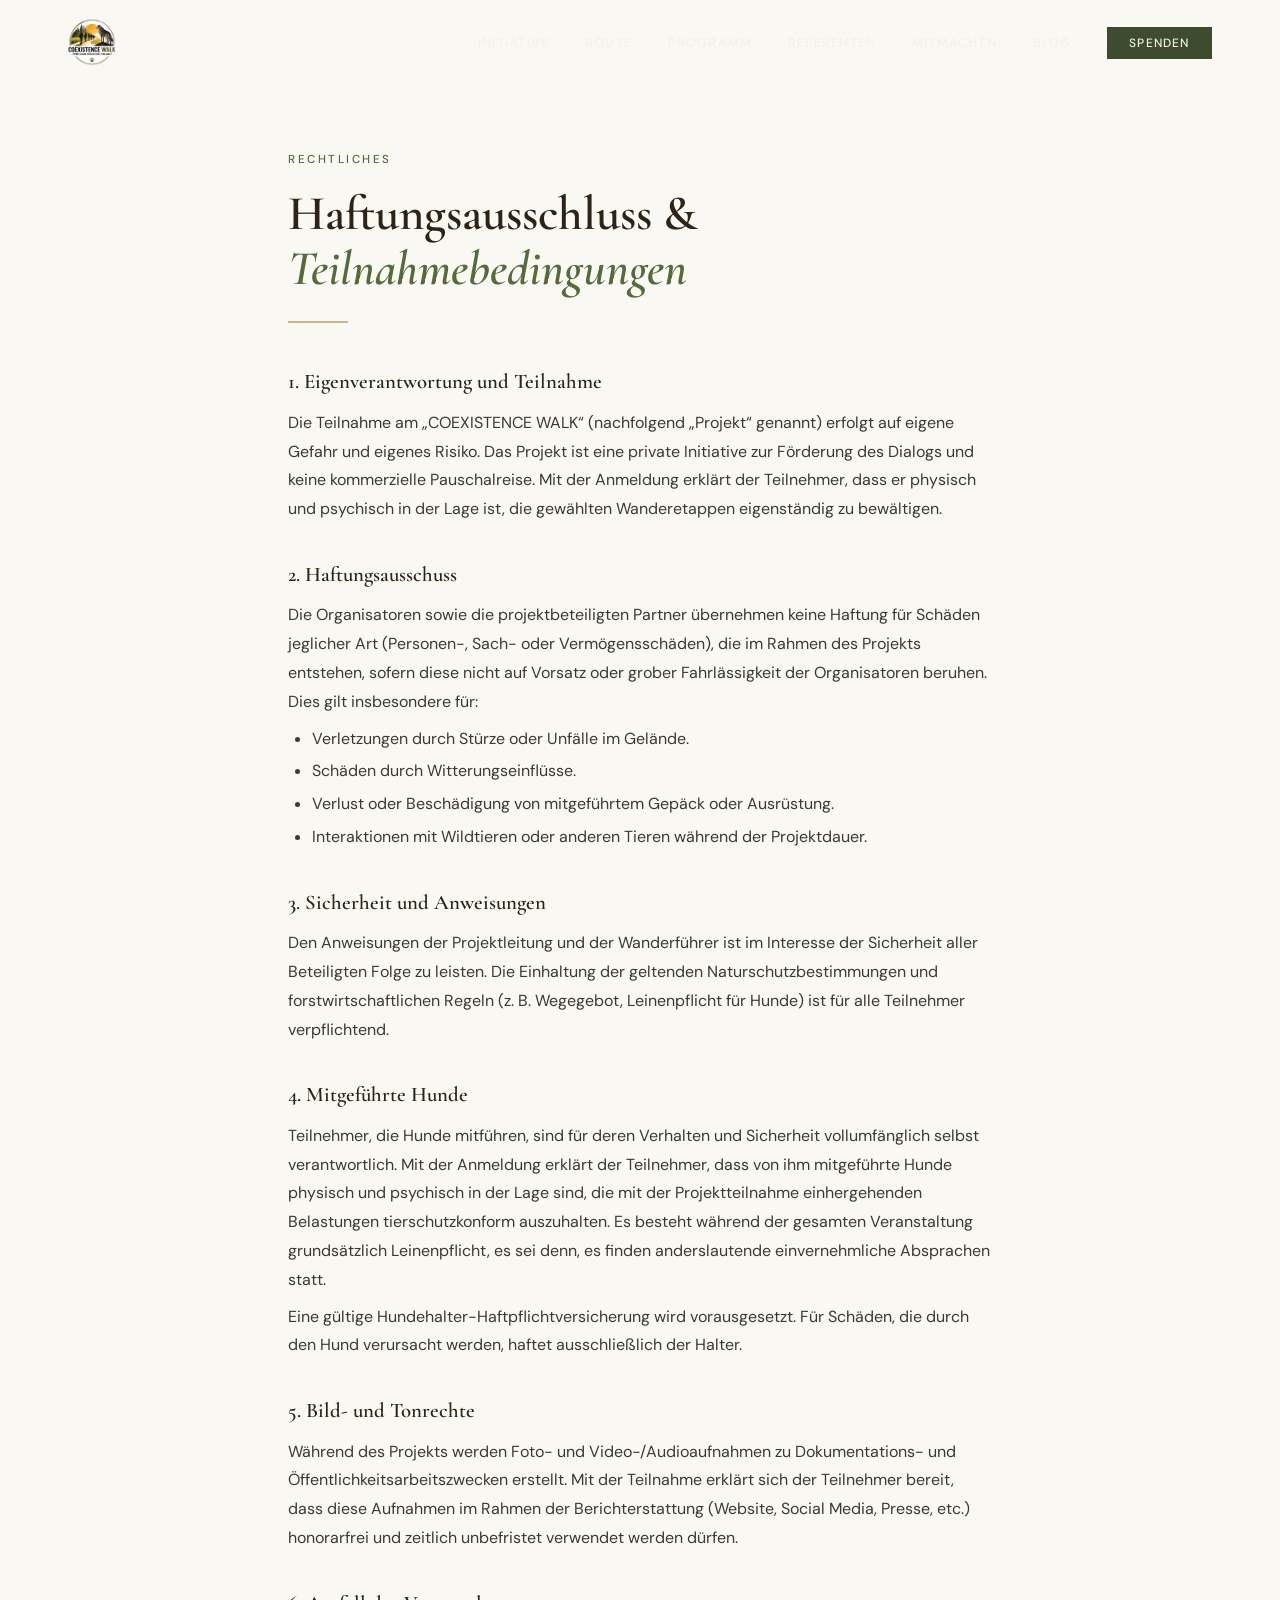
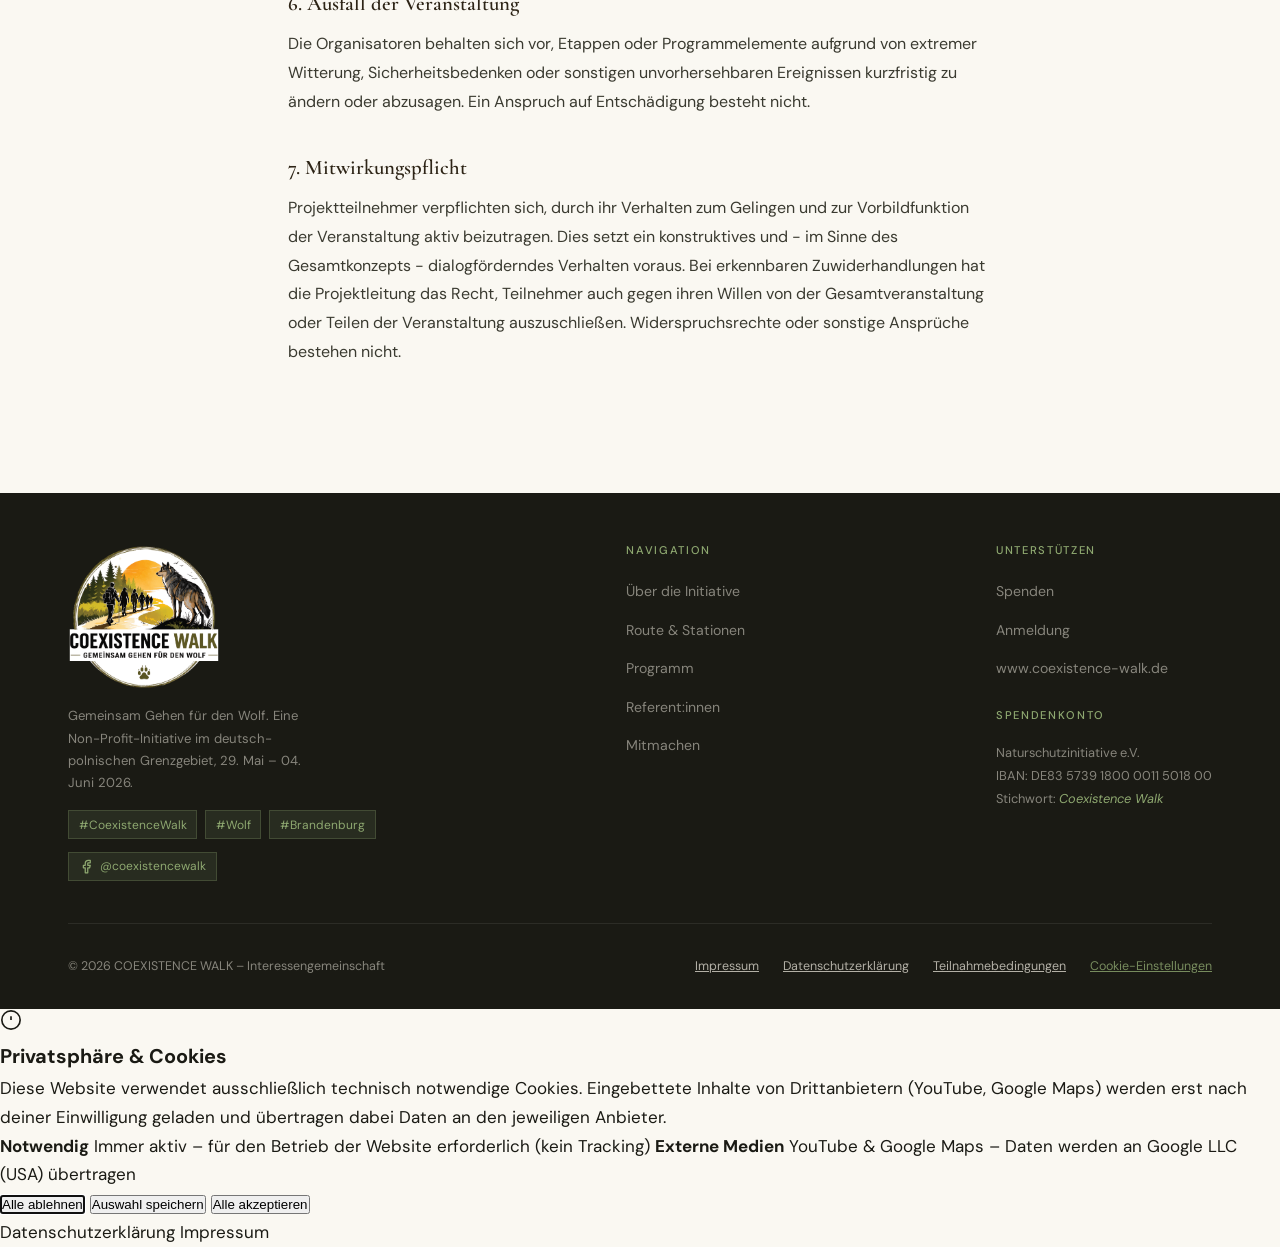
<file: teilnahmebedingungen.html>
<!DOCTYPE html>
<html lang="de">

<head>
  <meta charset="UTF-8" />
  <meta name="viewport" content="width=device-width, initial-scale=1.0" />
  <title>COEXISTENCE WALK 2026 – Gemeinsam Gehen für den Wolf</title>
  <link rel="apple-touch-icon" sizes="180x180" href="/apple-touch-icon.png" />
  <link rel="icon" type="image/png" sizes="32x32" href="/favicon-32x32.png" />
  <link rel="icon" type="image/png" sizes="16x16" href="/favicon-16x16.png" />
  <link rel="manifest" href="/site.webmanifest" />
  <link rel="preconnect" href="https://fonts.googleapis.com" />
  <link rel="preconnect" href="https://fonts.gstatic.com" crossorigin />
  <link
    href="https://fonts.googleapis.com/css2?family=Cormorant+Garamond:ital,wght@0,300;0,400;0,600;0,700;1,300;1,400;1,600&family=DM+Sans:wght@300;400;500&display=swap"
    rel="stylesheet" />

  <style>
    /* ─── TOKENS ─────────────────────────────────────────────── */
    :root {
      --ink: #1a1a14;
      --bark: #2d2416;
      --moss: #3d4c2e;
      --fern: #546b3a;
      --sage: #8ea870;
      --sand: #c9b88a;
      --linen: #f4efe4;
      --cream: #faf8f2;
      --parchment: #ede8dc;
      --amber: #c08a2e;
      --rust: #8b4a2a;

      --font-display: 'Cormorant Garamond', Georgia, serif;
      --font-body: 'DM Sans', sans-serif;

      --ease-out: cubic-bezier(0.22, 1, 0.36, 1);
      --section-pad: clamp(4rem, 8vw, 8rem);
    }

    /* ─── RESET ───────────────────────────────────────────────── */
    *,
    *::before,
    *::after {
      box-sizing: border-box;
      margin: 0;
      padding: 0;
    }

    html {
      scroll-behavior: smooth;
    }

    body {
      background: var(--cream);
      color: var(--ink);
      font-family: var(--font-body);
      font-size: clamp(15px, 1.6vw, 17px);
      line-height: 1.7;
      overflow-x: hidden;
    }

    img {
      display: block;
      width: 100%;
      object-fit: cover;
    }

    a {
      color: inherit;
      text-decoration: none;
    }

    /* ─── SCROLLBAR ───────────────────────────────────────────── */
    ::-webkit-scrollbar {
      width: 6px;
    }

    ::-webkit-scrollbar-track {
      background: var(--parchment);
    }

    ::-webkit-scrollbar-thumb {
      background: var(--fern);
      border-radius: 3px;
    }

    /* ─── Fix 6: PROGRESS BAR ────────────────────────────────── */
    #progressBar {
      position: fixed;
      top: 0;
      left: 0;
      height: 3px;
      background: linear-gradient(to right, var(--sage), var(--sand));
      width: 0%;
      z-index: 1001;
      transition: width 0.1s linear;
      box-shadow: 0 0 8px rgba(142, 168, 112, 0.6);
    }

    /* ─── UTILITY ─────────────────────────────────────────────── */
    .container {
      max-width: 1240px;
      margin: 0 auto;
      padding: 0 clamp(1.25rem, 5vw, 3rem);
    }

    .section {
      padding: var(--section-pad) 0;
    }

    .eyebrow {
      font-family: var(--font-body);
      font-size: 0.72rem;
      font-weight: 500;
      letter-spacing: 0.22em;
      text-transform: uppercase;
      color: var(--fern);
      margin-bottom: 1rem;
    }

    .display-title {
      font-family: var(--font-display);
      font-weight: 300;
      font-size: clamp(2.6rem, 5.5vw, 5rem);
      line-height: 1.1;
      color: var(--bark);
    }

    .display-title em {
      font-style: italic;
      color: var(--fern);
    }

    .section-title {
      font-family: var(--font-display);
      font-weight: 600;
      font-size: clamp(2rem, 3.8vw, 3.4rem);
      line-height: 1.15;
      color: var(--bark);
      margin-bottom: 0.5rem;
    }

    .section-title em {
      font-style: italic;
      color: var(--fern);
    }

    .lead {
      font-family: var(--font-display);
      font-size: clamp(1.1rem, 1.8vw, 1.35rem);
      font-weight: 300;
      line-height: 1.65;
      color: var(--bark);
      max-width: 680px;
    }

    .divider {
      width: 60px;
      height: 2px;
      background: var(--sand);
      margin: 1.5rem 0 2.5rem;
    }

    .btn {
      display: inline-flex;
      align-items: center;
      gap: 0.6rem;
      padding: 0.9rem 2.2rem;
      font-family: var(--font-body);
      font-size: 0.82rem;
      font-weight: 500;
      letter-spacing: 0.12em;
      text-transform: uppercase;
      border: none;
      cursor: pointer;
      border-radius: 4px;
      transition: all 0.3s var(--ease-out);
    }

    .btn-primary {
      background: var(--moss);
      color: var(--linen);
    }

    .btn-primary:hover {
      background: var(--bark);
      transform: translateY(-2px) scale(1.02);
    }

    .btn-outline {
      background: transparent;
      color: var(--moss);
      border: 1.5px solid var(--fern);
      border-radius: 4px;
    }

    .btn-outline:hover {
      background: var(--fern);
      color: var(--linen);
      transform: translateY(-2px) scale(1.02);
    }

    /* ─── IMAGE PLACEHOLDER ───────────────────────────────────── */
    .img-placeholder {
      background: var(--parchment);
      display: flex;
      flex-direction: column;
      align-items: center;
      justify-content: center;
      gap: 0.75rem;
      color: var(--sage);
      font-size: 0.78rem;
      letter-spacing: 0.1em;
      text-transform: uppercase;
      font-family: var(--font-body);
      border: 1.5px dashed var(--sand);
      position: relative;
      overflow: hidden;
    }

    .img-placeholder::before {
      content: '';
      position: absolute;
      inset: 0;
      background:
        repeating-linear-gradient(45deg,
          transparent,
          transparent 20px,
          rgba(0, 0, 0, 0.025) 20px,
          rgba(0, 0, 0, 0.025) 21px);
    }

    .img-placeholder svg {
      width: 36px;
      height: 36px;
      opacity: 0.45;
      position: relative;
      z-index: 1;
    }

    .img-placeholder span {
      position: relative;
      z-index: 1;
    }

    /* ─── NAVBAR ──────────────────────────────────────────────── */
    #navbar {
      position: fixed;
      top: 0;
      left: 0;
      right: 0;
      z-index: 999;
      padding: 1.1rem 0;
      transition: all 0.4s var(--ease-out);
    }

    #navbar.scrolled {
      background: rgba(250, 248, 242, 0.95);
      backdrop-filter: blur(12px);
      box-shadow: 0 1px 0 rgba(0, 0, 0, 0.08);
    }

    .nav-inner {
      display: flex;
      align-items: center;
      justify-content: space-between;
    }

    .nav-logo {
      font-family: var(--font-display);
      font-size: 1rem;
      font-weight: 600;
      letter-spacing: 0.04em;
      color: var(--linen);
      transition: color 0.4s;
    }

    #navbar.scrolled .nav-logo {
      color: var(--bark);
    }

    .nav-links {
      display: flex;
      gap: 2.2rem;
      list-style: none;
    }

    .nav-links a {
      font-size: 0.8rem;
      font-weight: 500;
      letter-spacing: 0.1em;
      text-transform: uppercase;
      color: rgba(244, 239, 228, 0.85);
      transition: color 0.3s;
    }

    #navbar.scrolled .nav-links a {
      color: var(--ink);
    }

    .nav-links a:hover {
      color: var(--sage);
    }

    .nav-cta {
      background: var(--moss);
      color: var(--linen) !important;
      padding: 0.5rem 1.4rem;
      font-size: 0.75rem !important;
      letter-spacing: 0.1em;
      text-transform: uppercase;
      transition: background 0.3s !important;
    }

    .nav-cta:hover {
      background: var(--bark) !important;
      color: var(--linen) !important;
    }

    .hamburger {
      display: none;
      background: none;
      border: none;
      cursor: pointer;
    }

    /* ─── HERO ────────────────────────────────────────────────── */
    #hero {
      min-height: 100svh;
      position: relative;
      display: flex;
      align-items: flex-end;
      padding-bottom: clamp(3rem, 7vw, 6rem);
      overflow: hidden;
    }

    .hero-bg {
      position: absolute;
      inset: 0;
      background: linear-gradient(160deg, #1c2414 0%, #2d3820 40%, #3a4a28 100%);
    }

    /* Photo placeholder for hero background */
    .hero-bg-img {
      position: absolute;
      inset: 0;
      width: 100%;
      height: 100%;
      object-fit: cover;
      opacity: 0.45;
      mix-blend-mode: multiply;
    }

    .hero-bg-placeholder {
      position: absolute;
      inset: 0;
      display: flex;
      flex-direction: column;
      align-items: center;
      justify-content: center;
      color: rgba(255, 255, 255, 0.12);
      font-size: 0.75rem;
      letter-spacing: 0.15em;
      text-transform: uppercase;
      font-family: var(--font-body);
      gap: 0.5rem;
    }

    .hero-bg-placeholder svg {
      width: 48px;
      opacity: 0.3;
    }

    .hero-grain {
      position: absolute;
      inset: 0;
      background-image: url("data:image/svg+xml,%3Csvg viewBox='0 0 200 200' xmlns='http://www.w3.org/2000/svg'%3E%3Cfilter id='n'%3E%3CfeTurbulence type='fractalNoise' baseFrequency='0.75' numOctaves='4' stitchTiles='stitch'/%3E%3C/filter%3E%3Crect width='100%25' height='100%25' filter='url(%23n)' opacity='0.05'/%3E%3C/svg%3E");
      background-size: 200px;
      pointer-events: none;
      opacity: 0.6;
    }

    .hero-vignette {
      position: absolute;
      inset: 0;
      background: radial-gradient(ellipse at center, transparent 40%, rgba(0, 0, 0, 0.5) 100%);
    }

    .hero-bottom {
      position: absolute;
      bottom: 0;
      left: 0;
      right: 0;
      height: 220px;
      background: linear-gradient(to top, var(--cream) 0%, transparent 100%);
    }

    .hero-content {
      position: relative;
      z-index: 2;
      max-width: 820px;
    }

    .hero-tag {
      display: inline-flex;
      align-items: center;
      gap: 0.6rem;
      background: rgba(255, 255, 255, 0.08);
      border: 1px solid rgba(255, 255, 255, 0.18);
      backdrop-filter: blur(4px);
      padding: 0.45rem 1.1rem;
      font-size: 0.72rem;
      letter-spacing: 0.18em;
      text-transform: uppercase;
      color: rgba(244, 239, 228, 0.9);
      margin-bottom: 2rem;
      font-family: var(--font-body);
    }

    .hero-tag .dot {
      width: 6px;
      height: 6px;
      border-radius: 50%;
      background: var(--sage);
    }

    .hero-title {
      font-family: var(--font-display);
      font-size: clamp(3rem, 7vw, 7rem);
      font-weight: 300;
      line-height: 1.0;
      color: var(--linen);
      margin-bottom: 0.4rem;
    }

    .hero-title strong {
      display: block;
      font-weight: 700;
      font-size: 0.42em;
      letter-spacing: 0.18em;
      text-transform: uppercase;
      color: var(--sage);
      margin-bottom: 0.2em;
    }

    .hero-subtitle {
      font-family: var(--font-display);
      font-style: italic;
      font-size: clamp(1.1rem, 2vw, 1.6rem);
      color: rgba(244, 239, 228, 0.7);
      margin-bottom: 2.5rem;
      font-weight: 300;
    }

    .hero-meta {
      display: flex;
      flex-wrap: wrap;
      gap: 2rem;
      margin-bottom: 3rem;
    }

    .hero-meta-item {
      display: flex;
      flex-direction: column;
      gap: 0.2rem;
    }

    .hero-meta-label {
      font-size: 0.68rem;
      letter-spacing: 0.15em;
      text-transform: uppercase;
      color: var(--sage);
      font-weight: 500;
    }

    .hero-meta-value {
      font-family: var(--font-display);
      font-size: 1.05rem;
      color: rgba(244, 239, 228, 0.9);
    }

    .hero-actions {
      display: flex;
      gap: 1rem;
      flex-wrap: wrap;
      align-items: center;
    }

    /* ─── HERO INLINE FORM ────────────────────────────────────── */
    .hero-form {
      display: flex;
      gap: 0;
      margin-top: 1.6rem;
      flex-wrap: wrap;
      max-width: 500px;
    }

    .hero-form input[type="email"] {
      flex: 1 1 220px;
      padding: 0.85rem 1.2rem;
      border: none;
      background: rgba(255, 255, 255, 0.12);
      backdrop-filter: blur(8px);
      color: var(--linen);
      font-family: var(--font-body);
      font-size: 0.9rem;
      outline: none;
      border: 1px solid rgba(255, 255, 255, 0.22);
      border-right: none;
      transition: background 0.3s;
    }

    .hero-form input[type="email"]::placeholder {
      color: rgba(244, 239, 228, 0.5);
    }

    .hero-form input[type="email"]:focus {
      background: rgba(255, 255, 255, 0.18);
    }

    .hero-form .btn-primary {
      flex-shrink: 0;
      border-left: none;
      padding: 0.85rem 1.6rem;
      font-size: 0.78rem;
      background: var(--sage);
      color: var(--bark);
      font-weight: 700;
    }

    .hero-form .btn-primary:hover {
      background: var(--sand);
      transform: none;
    }

    .hero-scarcity {
      margin-top: 0.9rem;
      font-size: 0.82rem;
      color: rgba(255, 255, 255, 0.65);
      display: flex;
      align-items: center;
      gap: 0.5rem;
    }

    .hero-scarcity::before {
      content: '';
      width: 8px;
      height: 8px;
      border-radius: 50%;
      background: #e8a838;
      flex-shrink: 0;
      box-shadow: 0 0 0 3px rgba(232, 168, 56, 0.25);
      animation: pulse 2s infinite;
    }

    @keyframes pulse {

      0%,
      100% {
        box-shadow: 0 0 0 3px rgba(232, 168, 56, 0.25);
      }

      50% {
        box-shadow: 0 0 0 6px rgba(232, 168, 56, 0.1);
      }
    }

    /* ─── STICKY CTA ──────────────────────────────────────────── */
    .sticky-btn {
      position: fixed;
      bottom: 24px;
      right: 24px;
      background: var(--moss);
      color: var(--linen);
      padding: 0.95rem 1.6rem;
      border-radius: 50px;
      z-index: 998;
      font-family: var(--font-body);
      font-size: 0.78rem;
      font-weight: 600;
      letter-spacing: 0.1em;
      text-transform: uppercase;
      box-shadow: 0 4px 24px rgba(0, 0, 0, 0.25);
      transition: all 0.3s var(--ease-out);
      display: flex;
      align-items: center;
      gap: 0.5rem;
      opacity: 0;
      transform: translateY(12px);
      pointer-events: none;
    }

    .sticky-btn.show {
      opacity: 1;
      transform: translateY(0);
      pointer-events: all;
    }

    .sticky-btn:hover {
      background: var(--bark);
      transform: translateY(-2px);
      box-shadow: 0 8px 32px rgba(0, 0, 0, 0.3);
    }

    @media (max-width: 600px) {
      .sticky-btn {
        bottom: 16px;
        right: 16px;
        padding: 0.8rem 1.3rem;
        font-size: 0.72rem;
      }
    }

    .hero-scroll {
      position: absolute;
      right: 3rem;
      bottom: 3rem;
      z-index: 2;
      display: flex;
      flex-direction: column;
      align-items: center;
      gap: 0.5rem;
      font-size: 0.65rem;
      letter-spacing: 0.2em;
      text-transform: uppercase;
      color: rgba(244, 239, 228, 0.4);
    }

    .hero-scroll .scroll-line {
      width: 1px;
      height: 60px;
      background: linear-gradient(to bottom, rgba(255, 255, 255, 0.3), transparent);
      animation: scrollPulse 2.5s ease-in-out infinite;
    }

    @keyframes scrollPulse {

      0%,
      100% {
        opacity: 0.3;
        transform: scaleY(1);
      }

      50% {
        opacity: 0.8;
        transform: scaleY(1.15);
      }
    }

    /* ─── INTRO BAND ──────────────────────────────────────────── */
    #intro-band {
      background: var(--moss);
      color: var(--linen);
      padding: 2.5rem 0;
    }

    .band-inner {
      display: flex;
      flex-wrap: wrap;
      gap: 2.5rem;
      justify-content: space-between;
      align-items: center;
    }

    .band-fact {
      display: flex;
      flex-direction: column;
    }

    .band-fact-num {
      font-family: var(--font-display);
      font-size: 2.8rem;
      font-weight: 300;
      color: var(--sand);
      line-height: 1;
    }

    .band-fact-label {
      font-size: 0.78rem;
      letter-spacing: 0.1em;
      text-transform: uppercase;
      color: rgba(244, 239, 228, 0.65);
      margin-top: 0.3rem;
    }

    .band-divider {
      width: 1px;
      height: 60px;
      background: rgba(255, 255, 255, 0.15);
    }

    /* ─── ABOUT ───────────────────────────────────────────────── */
    #about {
      background: var(--cream);
    }

    .about-grid {
      display: grid;
      grid-template-columns: 1fr 1fr;
      gap: 5rem;
      align-items: center;
    }

    .about-img-wrap {
      position: relative;
    }

    .about-img-wrap .main-img {
      height: 540px;
    }

    .about-img-wrap .accent-img {
      position: absolute;
      right: -2.5rem;
      bottom: -2.5rem;
      width: 220px;
      height: 180px;
      border: 6px solid var(--cream);
      box-shadow: 0 8px 40px rgba(0, 0, 0, 0.12);
    }

    .about-text p {
      margin-bottom: 1.25rem;
      color: #3a3a30;
      font-size: 1rem;
      line-height: 1.8;
    }

    .about-highlight {
      background: var(--parchment);
      border-left: 3px solid var(--sage);
      padding: 1.25rem 1.5rem;
      margin: 2rem 0;
      font-family: var(--font-display);
      font-style: italic;
      font-size: 1.2rem;
      color: var(--bark);
      line-height: 1.55;
    }

    /* ─── ROUTE ───────────────────────────────────────────────── */
    #route {
      background: var(--parchment);
    }

    .route-header {
      margin-bottom: 4rem;
    }

    .route-map {
      height: 380px;
      margin-bottom: 4rem;
    }

    .stages-grid {
      display: grid;
      grid-template-columns: repeat(3, 1fr);
      gap: 1.5px;
      background: var(--sand);
    }

    .stage {
      background: var(--cream);
      padding: 2rem;
      position: relative;
    }

    .stage-num {
      font-family: var(--font-display);
      font-size: 3.5rem;
      font-weight: 300;
      color: var(--parchment);
      position: absolute;
      top: 1rem;
      right: 1.5rem;
      line-height: 1;
    }

    .stage-date {
      font-size: 0.7rem;
      letter-spacing: 0.15em;
      text-transform: uppercase;
      font-weight: 500;
      color: var(--fern);
      margin-bottom: 0.5rem;
    }

    .stage-title {
      font-family: var(--font-display);
      font-size: 1.2rem;
      font-weight: 600;
      color: var(--bark);
      margin-bottom: 0.5rem;
    }

    .stage-detail {
      font-size: 0.88rem;
      color: #555548;
      line-height: 1.6;
    }

    .stage-icon {
      width: 28px;
      height: 28px;
      background: var(--fern);
      border-radius: 50%;
      display: flex;
      align-items: center;
      justify-content: center;
      margin-bottom: 1rem;
    }

    .stage-icon svg {
      width: 14px;
      fill: var(--linen);
    }

    /* ─── PROGRAM ─────────────────────────────────────────────── */
    #programm {
      background: var(--bark);
      color: var(--linen);
    }

    #programm .eyebrow {
      color: var(--sage);
    }

    #programm .section-title {
      color: var(--linen);
    }

    #programm .section-title em {
      color: var(--sage);
    }

    #programm .divider {
      background: rgba(255, 255, 255, 0.15);
    }

    .program-grid {
      display: grid;
      grid-template-columns: 300px 1fr;
      gap: 0;
    }

    .program-days {
      border-right: 1px solid rgba(255, 255, 255, 0.1);
    }

    .day-tab {
      padding: 1.2rem 2rem;
      cursor: pointer;
      border-bottom: 1px solid rgba(255, 255, 255, 0.07);
      transition: all 0.3s;
      position: relative;
    }

    .day-tab::before {
      content: '';
      position: absolute;
      left: 0;
      top: 0;
      bottom: 0;
      width: 3px;
      background: var(--sage);
      transform: scaleX(0);
      transform-origin: left;
      transition: transform 0.3s var(--ease-out);
    }

    .day-tab.active::before {
      transform: scaleX(1);
    }

    .day-tab.active {
      background: rgba(255, 255, 255, 0.05);
    }

    .day-tab-label {
      font-size: 0.68rem;
      letter-spacing: 0.14em;
      text-transform: uppercase;
      color: var(--sage);
      margin-bottom: 0.3rem;
      font-weight: 500;
    }

    .day-tab-title {
      font-family: var(--font-display);
      font-size: 1.05rem;
      color: var(--linen);
      line-height: 1.3;
    }

    .day-tab-sub {
      font-size: 0.78rem;
      color: rgba(244, 239, 228, 0.45);
      margin-top: 0.25rem;
    }

    .program-content {
      padding: 2.5rem 3rem;
    }

    .prog-panel {
      display: none;
      animation: fadeIn 0.4s var(--ease-out);
    }

    .prog-panel.active {
      display: block;
    }

    @keyframes fadeIn {
      from {
        opacity: 0;
        transform: translateX(16px);
      }

      to {
        opacity: 1;
        transform: none;
      }
    }

    .prog-location {
      display: flex;
      align-items: flex-start;
      gap: 1rem;
      background: rgba(255, 255, 255, 0.04);
      padding: 1.25rem 1.5rem;
      border-left: 2px solid var(--sage);
      margin-bottom: 2rem;
    }

    .prog-location-icon {
      color: var(--sage);
      margin-top: 0.1rem;
      flex-shrink: 0;
    }

    .prog-location-name {
      font-family: var(--font-display);
      font-size: 1.1rem;
      color: var(--linen);
      margin-bottom: 0.2rem;
    }

    .prog-location-addr {
      font-size: 0.82rem;
      color: rgba(244, 239, 228, 0.5);
    }

    .prog-section-title {
      font-size: 0.7rem;
      letter-spacing: 0.15em;
      text-transform: uppercase;
      color: var(--sage);
      margin-bottom: 1rem;
      font-weight: 500;
    }

    .prog-item {
      display: flex;
      gap: 1.5rem;
      padding: 1rem 0;
      border-bottom: 1px solid rgba(255, 255, 255, 0.07);
    }

    .prog-item:last-child {
      border-bottom: none;
    }

    .prog-item-type {
      font-size: 0.7rem;
      letter-spacing: 0.1em;
      text-transform: uppercase;
      color: var(--sand);
      background: rgba(201, 184, 138, 0.12);
      padding: 0.2rem 0.6rem;
      height: fit-content;
      flex-shrink: 0;
      margin-top: 0.15rem;
    }

    .prog-item-name {
      font-family: var(--font-display);
      font-size: 1.05rem;
      color: var(--linen);
      margin-bottom: 0.2rem;
    }

    .prog-item-detail {
      font-size: 0.85rem;
      color: rgba(244, 239, 228, 0.5);
    }

    /* ─── SPEAKERS ────────────────────────────────────────────── */
    #referenten {
      background: var(--linen);
    }

    .speakers-grid {
      display: grid;
      grid-template-columns: repeat(auto-fill, minmax(260px, 1fr));
      gap: 2rem;
      margin-top: 3rem;
    }

    .speaker-card {
      background: var(--cream);
      border: 1px solid var(--parchment);
      overflow: hidden;
      transition: transform 0.3s var(--ease-out), box-shadow 0.3s;
    }

    .speaker-card:hover {
      transform: translateY(-4px);
      box-shadow: 0 16px 48px rgba(0, 0, 0, 0.1);
    }

    .speaker-img {
      height: 220px;
    }

    .speaker-info {
      padding: 1.5rem;
    }

    .speaker-name {
      font-family: var(--font-display);
      font-size: 1.2rem;
      font-weight: 600;
      color: var(--bark);
      margin-bottom: 0.2rem;
    }

    .speaker-role {
      font-size: 0.78rem;
      color: var(--fern);
      letter-spacing: 0.06em;
      margin-bottom: 0.8rem;
    }

    .speaker-bio {
      font-size: 0.88rem;
      color: #555548;
      line-height: 1.65;
    }

    /* ─── MITMACHEN ───────────────────────────────────────────── */
    #mitmachen {
      background: var(--cream);
    }

    .mitmachen-grid {
      display: grid;
      grid-template-columns: 1fr 1fr 1fr;
      gap: 2px;
      background: var(--parchment);
      margin-top: 3.5rem;
    }

    .mitmachen-card {
      background: var(--cream);
      padding: 3rem 2.5rem;
      text-align: center;
      display: flex;
      flex-direction: column;
      align-items: center;
      gap: 1.25rem;
    }

    .mitmachen-icon {
      width: 64px;
      height: 64px;
      background: var(--moss);
      border-radius: 50%;
      display: flex;
      align-items: center;
      justify-content: center;
      flex-shrink: 0;
    }

    .mitmachen-icon svg {
      width: 28px;
      fill: var(--linen);
    }

    .mitmachen-title {
      font-family: var(--font-display);
      font-size: 1.5rem;
      font-weight: 600;
      color: var(--bark);
    }

    .mitmachen-text {
      font-size: 0.9rem;
      color: #555548;
      line-height: 1.7;
    }

    /* ─── SPENDEN ─────────────────────────────────────────────── */
    #spenden {
      background: var(--moss);
      color: var(--linen);
      padding: var(--section-pad) 0;
      text-align: center;
    }

    .spenden-inner {
      max-width: 680px;
      margin: 0 auto;
    }

    #spenden .section-title {
      color: var(--linen);
      margin-bottom: 1rem;
    }

    #spenden .section-title em {
      color: var(--sand);
    }

    #spenden .lead {
      color: rgba(244, 239, 228, 0.8);
      margin: 0 auto 3rem;
    }

    .iban-box {
      background: rgba(0, 0, 0, 0.25);
      border: 1px solid rgba(255, 255, 255, 0.12);
      padding: 2rem 2.5rem;
      margin: 0 auto 2.5rem;
      text-align: left;
    }

    .iban-row {
      display: flex;
      flex-direction: column;
      gap: 0.25rem;
      margin-bottom: 1.25rem;
    }

    .iban-row:last-child {
      margin-bottom: 0;
    }

    .iban-label {
      font-size: 0.68rem;
      letter-spacing: 0.15em;
      text-transform: uppercase;
      color: var(--sage);
      font-weight: 500;
    }

    .iban-value {
      font-family: var(--font-display);
      font-size: 1.1rem;
      color: var(--linen);
      word-break: break-all;
    }

    .iban-notice {
      font-size: 0.82rem;
      color: rgba(244, 239, 228, 0.5);
      text-align: center;
      margin-top: 2rem;
    }

    /* ─── GALERIE ─────────────────────────────────────────────── */
    #galerie {
      background: var(--parchment);
    }

    .gallery-grid {
      display: grid;
      grid-template-columns: 2fr 1fr 1fr;
      grid-template-rows: 260px 260px;
      gap: 6px;
      margin-top: 3rem;
    }

    .gallery-item:first-child {
      grid-row: 1 / 3;
    }

    .gallery-item {
      overflow: hidden;
    }

    .gallery-item .img-placeholder {
      height: 100%;
    }

    /* ─── KONTAKT ─────────────────────────────────────────────── */
    #kontakt {
      background: var(--cream);
    }

    .kontakt-grid {
      display: grid;
      grid-template-columns: 1fr 1fr;
      gap: 5rem;
      margin-top: 3rem;
    }

    .kontakt-info h3 {
      font-family: var(--font-display);
      font-size: 1.3rem;
      font-weight: 600;
      color: var(--bark);
      margin-bottom: 1.2rem;
    }

    .kontakt-info p {
      font-size: 0.9rem;
      color: #555548;
      line-height: 1.8;
    }

    .kontakt-detail {
      display: flex;
      align-items: flex-start;
      gap: 1rem;
      margin-top: 1.5rem;
    }

    .kontakt-detail-icon {
      width: 38px;
      height: 38px;
      background: var(--parchment);
      border-radius: 50%;
      display: flex;
      align-items: center;
      justify-content: center;
      flex-shrink: 0;
    }

    .kontakt-detail-icon svg {
      width: 16px;
      fill: var(--fern);
    }

    .kontakt-detail-text {
      font-size: 0.9rem;
      color: #555548;
      line-height: 1.6;
    }

    .kontakt-detail-text strong {
      color: var(--bark);
      display: block;
      font-size: 0.78rem;
      letter-spacing: 0.08em;
      text-transform: uppercase;
      margin-bottom: 0.2rem;
    }

    .anmeldung-box {
      background: var(--parchment);
      padding: 3rem;
    }

    .anmeldung-box h3 {
      font-family: var(--font-display);
      font-size: 1.5rem;
      font-weight: 600;
      color: var(--bark);
      margin-bottom: 0.5rem;
    }

    .anmeldung-box p {
      font-size: 0.9rem;
      color: #555548;
      margin-bottom: 1.5rem;
    }

    .form-group {
      margin-bottom: 1.25rem;
    }

    .form-group label {
      display: block;
      font-size: 0.72rem;
      letter-spacing: 0.12em;
      text-transform: uppercase;
      color: var(--fern);
      font-weight: 500;
      margin-bottom: 0.4rem;
    }

    .form-group input,
    .form-group select,
    .form-group textarea {
      width: 100%;
      background: var(--cream);
      border: 1.5px solid var(--sand);
      padding: 0.75rem 1rem;
      font-family: var(--font-body);
      font-size: 0.92rem;
      color: var(--ink);
      outline: none;
      transition: border-color 0.3s;
      resize: vertical;
    }

    .form-group input:focus,
    .form-group select:focus,
    .form-group textarea:focus {
      border-color: var(--fern);
    }

    .form-row {
      display: grid;
      grid-template-columns: 1fr 1fr;
      gap: 1rem;
    }

    /* ─── PARTNER ─────────────────────────────────────────────── */
    #partner {
      background: var(--bark);
      padding: 3.5rem 0;
    }

    .partner-inner {
      display: flex;
      align-items: center;
      flex-wrap: wrap;
      gap: 3rem;
    }

    .partner-label {
      font-size: 0.7rem;
      letter-spacing: 0.18em;
      text-transform: uppercase;
      color: rgba(244, 239, 228, 0.4);
      white-space: nowrap;
    }

    .partner-logos {
      display: flex;
      flex-wrap: wrap;
      gap: 3rem;
      align-items: center;
    }

    .partner-logo-placeholder {
      height: 40px;
      width: 120px;
      background: rgba(255, 255, 255, 0.06);
      border: 1px dashed rgba(255, 255, 255, 0.15);
      display: flex;
      align-items: center;
      justify-content: center;
      font-size: 0.65rem;
      letter-spacing: 0.1em;
      text-transform: uppercase;
      color: rgba(244, 239, 228, 0.25);
    }

    /* ─── FOOTER ──────────────────────────────────────────────── */
    footer {
      background: var(--ink);
      color: rgba(244, 239, 228, 0.5);
      padding: 3rem 0 2rem;
    }

    .footer-top {
      display: flex;
      justify-content: space-between;
      flex-wrap: wrap;
      gap: 2rem;
      padding-bottom: 2.5rem;
      border-bottom: 1px solid rgba(255, 255, 255, 0.08);
    }

    .footer-brand .nav-logo {
      color: var(--linen);
      font-size: 1.1rem;
    }

    .footer-brand p {
      font-size: 0.82rem;
      margin-top: 0.75rem;
      max-width: 260px;
      line-height: 1.7;
    }

    .footer-links h4 {
      font-size: 0.7rem;
      letter-spacing: 0.15em;
      text-transform: uppercase;
      color: var(--sage);
      margin-bottom: 1rem;
      font-weight: 500;
    }

    .footer-links ul {
      list-style: none;
    }

    .footer-links li {
      margin-bottom: 0.6rem;
    }

    .footer-links a {
      font-size: 0.88rem;
      transition: color 0.2s;
    }

    .footer-links a:hover {
      color: var(--linen);
    }

    .footer-hashtags {
      display: flex;
      flex-wrap: wrap;
      gap: 0.5rem;
      margin-top: 0.75rem;
    }

    .hashtag {
      font-size: 0.75rem;
      color: var(--sage);
      background: rgba(142, 168, 112, 0.12);
      padding: 0.2rem 0.6rem;
      border: 1px solid rgba(142, 168, 112, 0.25);
    }

    .footer-bottom {
      padding-top: 2rem;
      display: flex;
      justify-content: space-between;
      flex-wrap: wrap;
      gap: 1rem;
      font-size: 0.78rem;
    }

    /* ─── ANIMATIONS ──────────────────────────────────────────── */
    .reveal {
      opacity: 0;
      transform: translateY(28px);
      transition: opacity 0.7s var(--ease-out), transform 0.7s var(--ease-out);
    }

    .reveal.visible {
      opacity: 1;
      transform: none;
    }

    .reveal-delay-1 {
      transition-delay: 0.1s;
    }

    .reveal-delay-2 {
      transition-delay: 0.2s;
    }

    .reveal-delay-3 {
      transition-delay: 0.3s;
    }

    /* ─── WOLF DECO ───────────────────────────────────────────── */
    .wolf-paw {
      display: inline-block;
      font-size: 1.2em;
    }

    /* ─── RESPONSIVE ──────────────────────────────────────────── */
    @media (max-width: 900px) {

      .about-grid,
      .kontakt-grid {
        grid-template-columns: 1fr;
        gap: 3rem;
      }

      .about-img-wrap .accent-img {
        display: none;
      }

      .about-img-wrap .main-img {
        height: 400px;
      }

      .stages-grid {
        grid-template-columns: 1fr;
        gap: 2px;
      }

      .program-grid {
        grid-template-columns: 1fr;
      }

      .program-days {
        border-right: none;
        border-bottom: 1px solid rgba(255, 255, 255, 0.1);
        display: flex;
        overflow-x: auto;
        -webkit-overflow-scrolling: touch;
        scrollbar-width: none;
      }

      .program-days::-webkit-scrollbar {
        display: none;
      }

      .day-tab {
        min-width: 140px;
        padding: 1rem;
        border-bottom: none;
        border-right: 1px solid rgba(255, 255, 255, 0.07);
        flex: 1;
        text-align: center;
      }

      .day-tab::before {
        bottom: 0;
        top: auto;
        left: 0;
        right: 0;
        width: 100%;
        height: 3px;
        transform: scaleY(0);
        transform-origin: bottom;
      }

      .mitmachen-grid {
        grid-template-columns: 1fr;
      }

      .gallery-grid {
        grid-template-columns: 1fr;
        grid-template-rows: auto;
        gap: 6px;
      }

      .gallery-item:first-child {
        grid-row: auto;
        grid-column: 1;
      }

      .nav-links {
        display: none;
        flex-direction: column;
        position: absolute;
        top: 100%;
        left: 0;
        width: 100%;
        background: rgba(250, 248, 242, 0.98);
        padding: 2rem;
        gap: 1.5rem;
        box-shadow: 0 10px 30px rgba(0, 0, 0, 0.05);
        backdrop-filter: blur(12px);
      }

      .nav-links.nav-open {
        display: flex;
        animation: slideDown 0.3s var(--ease-out);
      }

      @keyframes slideDown {
        from {
          opacity: 0;
          transform: translateY(-10px);
        }

        to {
          opacity: 1;
          transform: translateY(0);
        }
      }

      .nav-links a {
        color: var(--ink) !important;
        font-size: 1rem;
        width: 100%;
        text-align: center;
        padding: 0.5rem 0;
      }

      .hamburger {
        display: flex;
        align-items: center;
        justify-content: center;
        color: var(--linen);
        transition: color 0.3s;
      }

      #navbar.scrolled .hamburger {
        color: var(--ink);
      }

      .hero-title {
        font-size: clamp(2.5rem, 10vw, 4rem);
      }

      .hero-form {
        flex-direction: column;
        width: 100%;
      }

      .hero-form input[type="email"] {
        border-right: 1px solid rgba(255, 255, 255, 0.22);
        border-bottom: none;
        border-radius: 4px 4px 0 0;
      }

      .hero-form .btn-primary {
        border-left: 1px solid rgba(255, 255, 255, 0.22);
        border-radius: 0 0 4px 4px;
        width: 100%;
        justify-content: center;
      }

      .partner-grid-new {
        gap: 2rem;
      }
    }

    @media (max-width: 600px) {

      .hero-scroll,
      .band-divider {
        display: none;
      }

      .form-row {
        grid-template-columns: 1fr;
      }

      .band-inner {
        flex-direction: column;
        align-items: flex-start;
        gap: 1.5rem;
      }

      .stage {
        padding: 1.5rem;
      }

      .stage-num {
        font-size: 2.5rem;
      }

      .iban-box {
        padding: 1.5rem;
      }

      .iban-value {
        font-size: 0.95rem;
      }

      .sticky-btn {
        width: calc(100% - 32px);
        justify-content: center;
        font-size: 0.85rem;
        padding: 1rem;
      }

      .footer-top {
        flex-direction: column;
        gap: 2.5rem;
      }
    }

    /* ─── TEAM ────────────────────────────────────────────────── */
    #team {
      background: var(--cream);
    }

    .team-grid {
      display: grid;
      grid-template-columns: repeat(auto-fill, minmax(200px, 1fr));
      gap: 2rem;
      margin-top: 3rem;
    }

    .team-card {
      text-align: center;
      background: var(--linen);
      border: 1px solid var(--parchment);
      border-radius: 8px;
      overflow: hidden;
      transition: transform 0.3s var(--ease-out), box-shadow 0.3s;
    }

    .team-card:hover {
      transform: translateY(-6px);
      box-shadow: 0 20px 48px rgba(0, 0, 0, 0.12);
    }

    .team-card-img-wrap {
      width: 100%;
      aspect-ratio: 3 / 4;
      overflow: hidden;
    }

    .team-card-img-wrap img {
      width: 100%;
      height: 100%;
      object-fit: cover;
      object-position: center top;
      display: block;
      transition: transform 0.5s var(--ease-out);
    }

    .team-card:hover .team-card-img-wrap img {
      transform: scale(1.04);
    }

    .team-card-name {
      font-family: var(--font-display);
      font-size: 1.05rem;
      font-weight: 600;
      color: var(--bark);
      line-height: 1.3;
      padding: 1rem 1rem 1.2rem;
    }

    /* ─── PARTNER NEW ─────────────────────────────────────────── */
    #partner-new {
      background: var(--linen);
    }

    .partner-grid-new {
      display: flex;
      flex-wrap: wrap;
      gap: 3rem;
      justify-content: center;
      align-items: center;
      margin-top: 3rem;
    }

    .partner-grid-new a {
      display: flex;
      flex-direction: column;
      align-items: center;
      gap: 0.75rem;
      text-decoration: none;
      transition: transform 0.3s var(--ease-out);
    }

    .partner-grid-new a:hover {
      transform: translateY(-4px);
    }

    .partner-grid-new img {
      max-height: 120px;
      width: auto;
      opacity: 1;
      transition: all 0.3s var(--ease-out);
    }

    .partner-grid-new .partner-name {
      font-size: 0.72rem;
      letter-spacing: 0.1em;
      text-transform: uppercase;
      color: var(--fern);
      font-weight: 500;
      text-align: center;
      transition: color 0.3s;
    }

    .partner-grid-new a:hover .partner-name {
      color: var(--moss);
    }
  </style>
</head>

<body>

  <!-- Fix 6: Scroll Progress Bar -->
  <div id="progressBar"></div>

  <!-- ─── NAVBAR ────────────────────────────────────────────── -->
  <nav id="navbar">
    <div class="container">
      <div class="nav-inner">
        <a class="nav-logo" href="index.html">
          <img src="wolf_druck.png" alt="Coexistence Walk Logo"
            style="height:48px; width:auto; display:inline-block; object-fit:contain; vertical-align:middle;" />
        </a>
        <ul class="nav-links">
          <li><a href="coexistence-walk-2026.html#about">Initiative</a></li>
          <li><a href="coexistence-walk-2026.html#route">Route</a></li>
          <li><a href="coexistence-walk-2026.html#programm">Programm</a></li>
          <li><a href="coexistence-walk-2026.html#referenten">Referenten</a></li>
          <li><a href="coexistence-walk-2026.html#mitmachen">Mitmachen</a></li>
          <li><a href="blog.html">Blog</a></li>
          <li><a href="coexistence-walk-2026.html#spenden" class="nav-cta">Spenden</a></li>
        </ul>
        <button class="hamburger" id="hambBtn" aria-label="Menü">
          <svg width="24" height="24" viewBox="0 0 24 24" fill="none" stroke="currentColor" stroke-width="2">
            <line x1="3" y1="6" x2="21" y2="6" />
            <line x1="3" y1="12" x2="21" y2="12" />
            <line x1="3" y1="18" x2="21" y2="18" />
          </svg>
        </button>
      </div>
    </div>
  </nav>

  <section class="section" style="padding-top: 150px; min-height: 70vh;">
    <div class="container" style="max-width: 800px;">
      <p class="eyebrow">Rechtliches</p>
      <h1 class="section-title">Haftungsausschluss &<br /><em>Teilnahmebedingungen</em></h1>
      <div class="divider"></div>

      <div style="color: #3a3a30; font-size: 1rem; line-height: 1.8;">
        <h3
          style="font-family: var(--font-display); font-size: 1.3rem; font-weight: 600; color: var(--bark); margin-top: 2rem; margin-bottom: 0.5rem;">
          1. Eigenverantwortung und Teilnahme</h3>
        <p style="margin-bottom: 1.5rem;">Die Teilnahme am „COEXISTENCE WALK“ (nachfolgend „Projekt“ genannt) erfolgt
          auf eigene Gefahr und eigenes Risiko. Das Projekt ist eine private Initiative zur Förderung des Dialogs und
          keine kommerzielle Pauschalreise. Mit der Anmeldung erklärt der Teilnehmer, dass er physisch und psychisch in
          der Lage ist, die gewählten Wanderetappen eigenständig zu bewältigen.</p>

        <h3
          style="font-family: var(--font-display); font-size: 1.3rem; font-weight: 600; color: var(--bark); margin-top: 2rem; margin-bottom: 0.5rem;">
          2. Haftungsausschuss</h3>
        <p style="margin-bottom: 0.5rem;">Die Organisatoren sowie die projektbeteiligten Partner übernehmen keine
          Haftung für Schäden jeglicher Art (Personen-, Sach- oder Vermögensschäden), die im Rahmen des Projekts
          entstehen, sofern diese nicht auf Vorsatz oder grober Fahrlässigkeit der Organisatoren beruhen. Dies gilt
          insbesondere für:</p>
        <ul style="margin-bottom: 1.5rem; padding-left: 1.5rem;">
          <li style="margin-bottom: 0.25rem;">Verletzungen durch Stürze oder Unfälle im Gelände.</li>
          <li style="margin-bottom: 0.25rem;">Schäden durch Witterungseinflüsse.</li>
          <li style="margin-bottom: 0.25rem;">Verlust oder Beschädigung von mitgeführtem Gepäck oder Ausrüstung.</li>
          <li style="margin-bottom: 0.25rem;">Interaktionen mit Wildtieren oder anderen Tieren während der Projektdauer.
          </li>
        </ul>

        <h3
          style="font-family: var(--font-display); font-size: 1.3rem; font-weight: 600; color: var(--bark); margin-top: 2rem; margin-bottom: 0.5rem;">
          3. Sicherheit und Anweisungen</h3>
        <p style="margin-bottom: 1.5rem;">Den Anweisungen der Projektleitung und der Wanderführer ist im Interesse der
          Sicherheit aller Beteiligten Folge zu leisten. Die Einhaltung der geltenden Naturschutzbestimmungen und
          forstwirtschaftlichen Regeln (z. B. Wegegebot, Leinenpflicht für Hunde) ist für alle Teilnehmer verpflichtend.
        </p>

        <h3
          style="font-family: var(--font-display); font-size: 1.3rem; font-weight: 600; color: var(--bark); margin-top: 2rem; margin-bottom: 0.5rem;">
          4. Mitgeführte Hunde</h3>
        <p style="margin-bottom: 0.5rem;">Teilnehmer, die Hunde mitführen, sind für deren Verhalten und Sicherheit
          vollumfänglich selbst verantwortlich. Mit der Anmeldung erklärt der Teilnehmer, dass von ihm mitgeführte Hunde
          physisch und psychisch in der Lage sind, die mit der Projektteilnahme einhergehenden Belastungen
          tierschutzkonform auszuhalten. Es besteht während der gesamten Veranstaltung grundsätzlich Leinenpflicht, es
          sei denn, es finden anderslautende einvernehmliche Absprachen statt.</p>
        <p style="margin-bottom: 1.5rem;">Eine gültige Hundehalter-Haftpflichtversicherung wird vorausgesetzt. Für
          Schäden, die durch den Hund verursacht werden, haftet ausschließlich der Halter.</p>

        <h3
          style="font-family: var(--font-display); font-size: 1.3rem; font-weight: 600; color: var(--bark); margin-top: 2rem; margin-bottom: 0.5rem;">
          5. Bild- und Tonrechte</h3>
        <p style="margin-bottom: 1.5rem;">Während des Projekts werden Foto- und Video-/Audioaufnahmen zu Dokumentations-
          und Öffentlichkeitsarbeitszwecken erstellt. Mit der Teilnahme erklärt sich der Teilnehmer bereit, dass diese
          Aufnahmen im Rahmen der Berichterstattung (Website, Social Media, Presse, etc.) honorarfrei und zeitlich
          unbefristet verwendet werden dürfen.</p>

        <h3
          style="font-family: var(--font-display); font-size: 1.3rem; font-weight: 600; color: var(--bark); margin-top: 2rem; margin-bottom: 0.5rem;">
          6. Ausfall der Veranstaltung</h3>
        <p style="margin-bottom: 1.5rem;">Die Organisatoren behalten sich vor, Etappen oder Programmelemente aufgrund
          von extremer Witterung, Sicherheitsbedenken oder sonstigen unvorhersehbaren Ereignissen kurzfristig zu ändern
          oder abzusagen. Ein Anspruch auf Entschädigung besteht nicht.</p>

        <h3
          style="font-family: var(--font-display); font-size: 1.3rem; font-weight: 600; color: var(--bark); margin-top: 2rem; margin-bottom: 0.5rem;">
          7. Mitwirkungspflicht</h3>
        <p style="margin-bottom: 1.5rem;">Projektteilnehmer verpflichten sich, durch ihr Verhalten zum Gelingen und zur
          Vorbildfunktion der Veranstaltung aktiv beizutragen. Dies setzt ein konstruktives und - im Sinne des
          Gesamtkonzepts - dialogförderndes Verhalten voraus. Bei erkennbaren Zuwiderhandlungen hat die Projektleitung
          das Recht, Teilnehmer auch gegen ihren Willen von der Gesamtveranstaltung oder Teilen der Veranstaltung
          auszuschließen. Widerspruchsrechte oder sonstige Ansprüche bestehen nicht.</p>
      </div>
    </div>
  </section>
  <footer>
    <div class="container">
      <div class="footer-top">
        <div class="footer-brand">
          <div class="nav-logo">
            <img src="wolf_druck.png" alt="Coexistence Walk Logo"
              style="height:152px; width:auto; object-fit:contain;" />
          </div>
          <p>Gemeinsam Gehen für den Wolf. Eine Non-Profit-Initiative im deutsch-polnischen Grenzgebiet, 29. Mai – 04.
            Juni 2026.</p>
          <div class="footer-hashtags" style="margin-top:1rem;">
            <span class="hashtag">#CoexistenceWalk</span>
            <span class="hashtag">#Wolf</span>
            <span class="hashtag">#Brandenburg</span>
          </div>
          <div style="margin-top:0.8rem;">
            <a href="https://www.facebook.com/coexistencewalk/" target="_blank" rel="noopener noreferrer"
              class="hashtag"
              style="text-decoration:none; display:inline-flex; align-items:center; gap:0.4rem; transition:color 0.3s;"
              onmouseover="this.style.color='#1877F2'" onmouseout="this.style.color=''">
              <svg width="15" height="15" viewBox="0 0 24 24" fill="none" stroke="currentColor" stroke-width="2"
                stroke-linecap="round" stroke-linejoin="round">
                <path d="M18 2h-3a5 5 0 00-5 5v3H7v4h3v8h4v-8h3l1-4h-4V7a1 1 0 011-1h3z"></path>
              </svg>
              @coexistencewalk
            </a>
          </div>
        </div>

        <div class="footer-links">
          <h4>Navigation</h4>
          <ul>
            <li><a href="coexistence-walk-2026.html#about">Über die Initiative</a></li>
            <li><a href="coexistence-walk-2026.html#route">Route & Stationen</a></li>
            <li><a href="coexistence-walk-2026.html#programm">Programm</a></li>
            <li><a href="coexistence-walk-2026.html#referenten">Referent:innen</a></li>
            <li><a href="coexistence-walk-2026.html#mitmachen">Mitmachen</a></li>
          </ul>
        </div>

        <div class="footer-links">
          <h4>Unterstützen</h4>
          <ul>
            <li><a href="coexistence-walk-2026.html#spenden">Spenden</a></li>
            <li><a href="coexistence-walk-2026.html#kontakt">Anmeldung</a></li>
            <li><a href="https://www.coexistence-walk.de" target="_blank">www.coexistence-walk.de</a></li>
          </ul>
          <div style="margin-top:1.5rem;">
            <h4>Spendenkonto</h4>
            <p style="font-size:0.8rem; margin-top:0.5rem; line-height:1.8;">
              Naturschutzinitiative e.V.<br />
              IBAN: DE83 5739 1800 0011 5018 00<br />
              Stichwort: <em style="color:var(--sage);">Coexistence Walk</em>
            </p>
          </div>
        </div>
      </div>

      <div class="footer-bottom">
        <span>© 2026 COEXISTENCE WALK – Interessengemeinschaft</span>
        <div style="display:flex; gap:1.5rem; flex-wrap:wrap; justify-content:flex-end;">
          <a href="impressum.html" style="text-decoration: underline; color: rgba(244, 239, 228, 0.7);">Impressum</a>
          <a href="datenschutz.html"
            style="text-decoration: underline; color: rgba(244, 239, 228, 0.7);">Datenschutzerklärung</a>
          <a href="teilnahmebedingungen.html"
            style="text-decoration: underline; color: rgba(244, 239, 228, 0.7);">Teilnahmebedingungen</a>
          <a href="#" onclick="openCookieSettings(); return false;"
            style="text-decoration: underline; color: rgba(142, 168, 112, 0.8);" id="footer-cookie-settings">Cookie-Einstellungen</a>
        </div>
      </div>
    </div>
  </footer>

  <!-- ─── Fix 3: STICKY CTA ─────────────────────────────────── -->
  <a href="coexistence-walk-2026.html#kontakt" class="sticky-btn" id="stickyBtn">
    <svg width="14" height="14" viewBox="0 0 24 24" fill="none" stroke="currentColor" stroke-width="2.5">
      <path d="M5 12h14M12 5l7 7-7 7" />
    </svg>
    Platz reservieren →
  </a>

  <!-- ─── SCRIPTS ────────────────────────────────────────────── -->
  <script>
    // Navbar scroll effect + Sticky CTA + Progress Bar
    const navbar = document.getElementById('navbar');
    const stickyBtn = document.getElementById('stickyBtn');
    const progressBar = document.getElementById('progressBar');
    window.addEventListener('scroll', () => {
      const scrollY = window.scrollY;
      navbar.classList.toggle('scrolled', scrollY > 60);
      stickyBtn.classList.toggle('show', scrollY > window.innerHeight * 0.6);
      // Fix 6: progress bar
      const height = document.body.scrollHeight - window.innerHeight;
      progressBar.style.width = ((scrollY / height) * 100) + '%';
    }, { passive: true });

    // Program day tabs
    document.getElementById('programDays').addEventListener('click', e => {
      const tab = e.target.closest('.day-tab');
      if (!tab) return;
      document.querySelectorAll('.day-tab').forEach(t => t.classList.remove('active'));
      document.querySelectorAll('.prog-panel').forEach(p => p.classList.remove('active'));
      tab.classList.add('active');
      document.getElementById(tab.dataset.panel).classList.add('active');
    });

    // Scroll reveal
    const observer = new IntersectionObserver((entries) => {
      entries.forEach(entry => {
        if (entry.isIntersecting) {
          entry.target.classList.add('visible');
          observer.unobserve(entry.target);
        }
      });
    }, { threshold: 0.12, rootMargin: '0px 0px -40px 0px' });

    document.querySelectorAll('.reveal').forEach(el => observer.observe(el));

    // Mobile nav
    document.getElementById('hambBtn').addEventListener('click', () => {
      document.querySelector('.nav-links').classList.toggle('nav-open');
    });
  </script>
<!-- ─── COOKIE BANNER ───────────────────────────────────────── -->
  <div id="cookie-banner" aria-label="Cookie-Einstellungen" role="dialog" aria-modal="true" aria-live="polite">
    <div class="cb-inner">
      <div class="cb-header">
        <div class="cb-icon">
          <svg viewBox="0 0 24 24" width="22" height="22" fill="none" stroke="currentColor" stroke-width="1.8"><circle cx="12" cy="12" r="10"/><path d="M12 8v4M12 16h.01"/></svg>
        </div>
        <h3 class="cb-title">Privatsphäre &amp; Cookies</h3>
      </div>
      <p class="cb-text">Diese Website verwendet ausschließlich technisch notwendige Cookies. Eingebettete Inhalte von Drittanbietern (YouTube, Google Maps) werden erst nach deiner Einwilligung geladen und übertragen dabei Daten an den jeweiligen Anbieter.</p>
      <div class="cb-options">
        <label class="cb-option cb-option--disabled">
          <span class="cb-toggle cb-toggle--active" aria-checked="true" role="checkbox">
            <span class="cb-toggle-knob"></span>
          </span>
          <span class="cb-option-info">
            <strong>Notwendig</strong>
            <span>Immer aktiv – für den Betrieb der Website erforderlich (kein Tracking)</span>
          </span>
        </label>
        <label class="cb-option" for="cb-marketing">
          <span class="cb-toggle" id="cb-marketing-toggle" role="checkbox" aria-checked="false" tabindex="0">
            <span class="cb-toggle-knob"></span>
          </span>
          <input type="checkbox" id="cb-marketing" style="display:none;">
          <span class="cb-option-info">
            <strong>Externe Medien</strong>
            <span>YouTube &amp; Google Maps – Daten werden an Google LLC (USA) übertragen</span>
          </span>
        </label>
      </div>
      <div class="cb-actions">
        <button class="cb-btn cb-btn--reject" id="cb-reject-btn">Alle ablehnen</button>
        <button class="cb-btn cb-btn--outline" id="cb-save-btn">Auswahl speichern</button>
        <button class="cb-btn cb-btn--primary" id="cb-accept-btn">Alle akzeptieren</button>
      </div>
      <div class="cb-footer-links">
        <a href="datenschutz.html" target="_blank" rel="noopener noreferrer">Datenschutzerklärung</a>
        <a href="impressum.html" target="_blank" rel="noopener noreferrer">Impressum</a>
      </div>
    </div>
  </div>

  <!-- ─── SCRIPTS ────────────────────────────────────────────── -->
  <script>
    // Navbar scroll effect + Sticky CTA + Progress Bar
    const navbar = document.getElementById('navbar');
    const stickyBtn = document.getElementById('stickyBtn');
    const progressBar = document.getElementById('progressBar');
    window.addEventListener('scroll', () => {
      const scrollY = window.scrollY;
      navbar.classList.toggle('scrolled', scrollY > 60);
      stickyBtn.classList.toggle('show', scrollY > window.innerHeight * 0.6);
      // Fix 6: progress bar
      const height = document.body.scrollHeight - window.innerHeight;
      progressBar.style.width = ((scrollY / height) * 100) + '%';
    }, { passive: true });

    // Program day tabs
    document.getElementById('programDays').addEventListener('click', e => {
      const tab = e.target.closest('.day-tab');
      if (!tab) return;
      document.querySelectorAll('.day-tab').forEach(t => t.classList.remove('active'));
      document.querySelectorAll('.prog-panel').forEach(p => p.classList.remove('active'));
      tab.classList.add('active');
      document.getElementById(tab.dataset.panel).classList.add('active');
    });

    // Scroll reveal
    const observer = new IntersectionObserver((entries) => {
      entries.forEach(entry => {
        if (entry.isIntersecting) {
          entry.target.classList.add('visible');
          observer.unobserve(entry.target);
        }
      });
    }, { threshold: 0.12, rootMargin: '0px 0px -40px 0px' });

    document.querySelectorAll('.reveal').forEach(el => observer.observe(el));

    // Mobile nav
    document.getElementById('hambBtn').addEventListener('click', () => {
      document.querySelector('.nav-links').classList.toggle('nav-open');
    });
    // Anmeldeformular Einzelne Etappen Toggle
    const radioEinzeln = document.getElementById('einzelneEtappenRadio');
    const inputEinzeln = document.getElementById('einzelneEtappenInput');
    const radioGesamt = document.querySelector('input[name="teilnahme"][value="Gesamter Zeitraum (29.05. – 04.06.2026)"]');
    if (radioEinzeln && radioGesamt && inputEinzeln) {
      radioEinzeln.addEventListener('change', () => { if (radioEinzeln.checked) inputEinzeln.style.display = 'block'; });
      radioGesamt.addEventListener('change', () => { if (radioGesamt.checked) inputEinzeln.style.display = 'none'; });
    }

    if (window.netlifyIdentity) {
      window.netlifyIdentity.on("init", user => {
        if (!user) {
          window.netlifyIdentity.on("login", () => {
            document.location.href = "/admin/";
          });
        }
      });
    }
  </script>

  <!-- ─── COOKIE CONSENT LOGIC ─────────────────────────────── -->
  <script>
    // ════════════════════════════════════════════════════════════
    // CMP – Consent Management (DSGVO-konform)
    // Blockierungs-Modus: Drittanbieter-Inhalte werden erst nach
    // aktiver Einwilligung geladen.
    // ════════════════════════════════════════════════════════════

    const CONSENT_KEY = 'cmp_consent_v2';

    function setConsent(consent) {
      consent.timestamp = new Date().toISOString();
      consent.version = '2';
      localStorage.setItem(CONSENT_KEY, JSON.stringify(consent));
    }

    function getConsent() {
      const raw = localStorage.getItem(CONSENT_KEY);
      // Migrate old key
      if (!raw) {
        const old = localStorage.getItem('cookieConsent');
        if (old) {
          const parsed = JSON.parse(old);
          setConsent(parsed);
          localStorage.removeItem('cookieConsent');
          return parsed;
        }
        return null;
      }
      return JSON.parse(raw);
    }

    // ── Toggle UI ───────────────────────────────────────────────
    function initToggle(toggleEl, inputEl) {
      if (!toggleEl || !inputEl) return;
      function updateUI() {
        const active = inputEl.checked;
        toggleEl.classList.toggle('cb-toggle--active', active);
        toggleEl.setAttribute('aria-checked', String(active));
      }
      inputEl.addEventListener('change', updateUI);
      toggleEl.addEventListener('keydown', (e) => {
        if (e.key === ' ' || e.key === 'Enter') {
          e.preventDefault();
          inputEl.checked = !inputEl.checked;
          updateUI();
        }
      });
      updateUI();
    }
    initToggle(document.getElementById('cb-marketing-toggle'), document.getElementById('cb-marketing'));

    // ── Drittanbieter-Blockierung (Blocking Mode) ───────────────
    // Externe Skripte & Embeds werden erst nach Consent geladen.
    // Netlify Identity: nur bei Bedarf (Admin-Bereich)
    function loadNetlifyIdentity() {
      if (window.netlifyIdentityLoaded) return;
      window.netlifyIdentityLoaded = true;
      const s = document.createElement('script');
      s.src = 'https://identity.netlify.com/v1/netlify-identity-widget.js';
      s.onload = () => {
        if (window.netlifyIdentity) {
          window.netlifyIdentity.on('init', user => {
            if (!user) {
              window.netlifyIdentity.on('login', () => { document.location.href = '/admin/'; });
            }
          });
        }
      };
      document.head.appendChild(s);
    }

    // YouTube & Google Maps Embeds
    function loadEmbeds() {
      // YouTube
      const ytPlaceholder = document.getElementById('yt-placeholder');
      if (ytPlaceholder) {
        const wrapper = document.getElementById('yt-wrapper');
        wrapper.innerHTML = '<iframe src="https://www.youtube-nocookie.com/embed/MQ13fP1Js8s?rel=0&modestbranding=1" title="Coexistence Walk – Introvideo" allow="accelerometer; autoplay; clipboard-write; encrypted-media; gyroscope; picture-in-picture; web-share" allowfullscreen style="position:absolute;top:0;left:0;width:100%;height:100%;border:0;"></iframe>';
      }
      // Google Maps
      const mapsPlaceholder = document.getElementById('maps-placeholder');
      if (mapsPlaceholder) {
        const mapsWrapper = document.getElementById('maps-wrapper');
        mapsWrapper.innerHTML = '<iframe src="https://www.google.com/maps/d/u/0/embed?mid=1cdY2sush3cqZQHjYv3aYtqN90N5G7vY&ehbc=2E312F&noprof=1" style="width:100%;height:380px;border:0;display:block;" loading="lazy" allowfullscreen referrerpolicy="no-referrer-when-downgrade" title="Route Coexistence Walk 2026"></iframe>';
      }
    }

    // ── Banner ein-/ausblenden ──────────────────────────────────
    function showCookieBanner() {
      document.getElementById('cookie-banner').classList.add('cb-visible');
      document.body.classList.add('cb-open');
      // Fokus ins Banner setzen (Barrierefreiheit)
      setTimeout(() => {
        const firstBtn = document.querySelector('#cookie-banner .cb-btn');
        if (firstBtn) firstBtn.focus();
      }, 100);
    }

    function hideCookieBanner() {
      document.getElementById('cookie-banner').classList.remove('cb-visible');
      document.body.classList.remove('cb-open');
    }

    // ── Button: Alle ablehnen ───────────────────────────────────
    document.getElementById('cb-reject-btn').addEventListener('click', () => {
      const consent = { necessary: true, analytics: false, marketing: false };
      setConsent(consent);
      const input = document.getElementById('cb-marketing');
      const toggle = document.getElementById('cb-marketing-toggle');
      if (input && toggle) {
        input.checked = false;
        toggle.classList.remove('cb-toggle--active');
        toggle.setAttribute('aria-checked', 'false');
      }
      hideCookieBanner();
    });

    // ── Button: Auswahl speichern ───────────────────────────────
    document.getElementById('cb-save-btn').addEventListener('click', () => {
      const consent = {
        necessary: true,
        analytics: false, // kein Analytics eingebunden
        marketing: document.getElementById('cb-marketing').checked
      };
      setConsent(consent);
      hideCookieBanner();
      if (consent.marketing) loadEmbeds();
    });

    // ── Button: Alle akzeptieren ────────────────────────────────
    document.getElementById('cb-accept-btn').addEventListener('click', () => {
      const consent = { necessary: true, analytics: true, marketing: true };
      setConsent(consent);
      const input = document.getElementById('cb-marketing');
      const toggle = document.getElementById('cb-marketing-toggle');
      if (input && toggle) {
        input.checked = true;
        toggle.classList.add('cb-toggle--active');
        toggle.setAttribute('aria-checked', 'true');
      }
      hideCookieBanner();
      loadEmbeds();
    });

    // ── Inline-Einwilligung (von Embed-Platzhaltern) ────────────
    function acceptMarketingAndLoadEmbeds() {
      const existing = getConsent() || { necessary: true, analytics: false };
      existing.marketing = true;
      setConsent(existing);
      const input = document.getElementById('cb-marketing');
      const toggle = document.getElementById('cb-marketing-toggle');
      if (input && toggle) {
        input.checked = true;
        toggle.classList.add('cb-toggle--active');
        toggle.setAttribute('aria-checked', 'true');
      }
      hideCookieBanner();
      loadEmbeds();
    }

    // ── Beim Laden der Seite ────────────────────────────────────
    window.addEventListener('DOMContentLoaded', () => {
      const consent = getConsent();

      if (!consent) {
        // Erstbesuch – Banner anzeigen (ohne Verzögerung für DSGVO)
        setTimeout(() => showCookieBanner(), 600);
      } else {
        const marketingActive = !!(consent && consent.marketing);
        const input = document.getElementById('cb-marketing');
        const toggle = document.getElementById('cb-marketing-toggle');
        if (input && toggle) {
          input.checked = marketingActive;
          toggle.classList.toggle('cb-toggle--active', marketingActive);
          toggle.setAttribute('aria-checked', String(marketingActive));
        }
        if (consent.marketing) loadEmbeds();
      }

      // Netlify Identity nur laden wenn User auf Admin-Seite will
      // (wird durch Hash-Link ausgelöst, nicht automatisch)
      if (window.location.hash === '#netlify-identity') {
        loadNetlifyIdentity();
      }
    });

    // Globale Funktion für Footer-Link "Cookie-Einstellungen"
    window.openCookieSettings = function() {
      const consent = getConsent();
      const marketingActive = !!(consent && consent.marketing);
      const input = document.getElementById('cb-marketing');
      const toggle = document.getElementById('cb-marketing-toggle');
      if (input && toggle) {
        input.checked = marketingActive;
        toggle.classList.toggle('cb-toggle--active', marketingActive);
        toggle.setAttribute('aria-checked', String(marketingActive));
      }
      showCookieBanner();
      return false;
    };
  </script>
</body>

</html>
</file>
<file: fonts/fonts.css>
/* latin-ext */
@font-face {
  font-family: 'Cormorant Garamond';
  font-style: italic;
  font-weight: 300;
  font-display: swap;
  src: url(/fonts/co3ZmX5slCNuHLi8bLeY9MK7whWMhyjYrEtGmSq17w.woff2) format('woff2');
  unicode-range: U+0100-02BA, U+02BD-02C5, U+02C7-02CC, U+02CE-02D7, U+02DD-02FF, U+0304, U+0308, U+0329, U+1D00-1DBF, U+1E00-1E9F, U+1EF2-1EFF, U+2020, U+20A0-20AB, U+20AD-20C0, U+2113, U+2C60-2C7F, U+A720-A7FF;
}
/* latin */
@font-face {
  font-family: 'Cormorant Garamond';
  font-style: italic;
  font-weight: 300;
  font-display: swap;
  src: url(/fonts/co3ZmX5slCNuHLi8bLeY9MK7whWMhyjYrEtImSo.woff2) format('woff2');
  unicode-range: U+0000-00FF, U+0131, U+0152-0153, U+02BB-02BC, U+02C6, U+02DA, U+02DC, U+0304, U+0308, U+0329, U+2000-206F, U+20AC, U+2122, U+2191, U+2193, U+2212, U+2215, U+FEFF, U+FFFD;
}
/* latin-ext */
@font-face {
  font-family: 'Cormorant Garamond';
  font-style: italic;
  font-weight: 400;
  font-display: swap;
  src: url(/fonts/co3ZmX5slCNuHLi8bLeY9MK7whWMhyjYrEtGmSq17w.woff2) format('woff2');
  unicode-range: U+0100-02BA, U+02BD-02C5, U+02C7-02CC, U+02CE-02D7, U+02DD-02FF, U+0304, U+0308, U+0329, U+1D00-1DBF, U+1E00-1E9F, U+1EF2-1EFF, U+2020, U+20A0-20AB, U+20AD-20C0, U+2113, U+2C60-2C7F, U+A720-A7FF;
}
/* latin */
@font-face {
  font-family: 'Cormorant Garamond';
  font-style: italic;
  font-weight: 400;
  font-display: swap;
  src: url(/fonts/co3ZmX5slCNuHLi8bLeY9MK7whWMhyjYrEtImSo.woff2) format('woff2');
  unicode-range: U+0000-00FF, U+0131, U+0152-0153, U+02BB-02BC, U+02C6, U+02DA, U+02DC, U+0304, U+0308, U+0329, U+2000-206F, U+20AC, U+2122, U+2191, U+2193, U+2212, U+2215, U+FEFF, U+FFFD;
}
/* latin-ext */
@font-face {
  font-family: 'Cormorant Garamond';
  font-style: italic;
  font-weight: 600;
  font-display: swap;
  src: url(/fonts/co3ZmX5slCNuHLi8bLeY9MK7whWMhyjYrEtGmSq17w.woff2) format('woff2');
  unicode-range: U+0100-02BA, U+02BD-02C5, U+02C7-02CC, U+02CE-02D7, U+02DD-02FF, U+0304, U+0308, U+0329, U+1D00-1DBF, U+1E00-1E9F, U+1EF2-1EFF, U+2020, U+20A0-20AB, U+20AD-20C0, U+2113, U+2C60-2C7F, U+A720-A7FF;
}
/* latin */
@font-face {
  font-family: 'Cormorant Garamond';
  font-style: italic;
  font-weight: 600;
  font-display: swap;
  src: url(/fonts/co3ZmX5slCNuHLi8bLeY9MK7whWMhyjYrEtImSo.woff2) format('woff2');
  unicode-range: U+0000-00FF, U+0131, U+0152-0153, U+02BB-02BC, U+02C6, U+02DA, U+02DC, U+0304, U+0308, U+0329, U+2000-206F, U+20AC, U+2122, U+2191, U+2193, U+2212, U+2215, U+FEFF, U+FFFD;
}
/* latin-ext */
@font-face {
  font-family: 'Cormorant Garamond';
  font-style: normal;
  font-weight: 300;
  font-display: swap;
  src: url(/fonts/co3bmX5slCNuHLi8bLeY9MK7whWMhyjYp3tKgS4.woff2) format('woff2');
  unicode-range: U+0100-02BA, U+02BD-02C5, U+02C7-02CC, U+02CE-02D7, U+02DD-02FF, U+0304, U+0308, U+0329, U+1D00-1DBF, U+1E00-1E9F, U+1EF2-1EFF, U+2020, U+20A0-20AB, U+20AD-20C0, U+2113, U+2C60-2C7F, U+A720-A7FF;
}
/* latin */
@font-face {
  font-family: 'Cormorant Garamond';
  font-style: normal;
  font-weight: 300;
  font-display: swap;
  src: url(/fonts/co3bmX5slCNuHLi8bLeY9MK7whWMhyjYqXtK.woff2) format('woff2');
  unicode-range: U+0000-00FF, U+0131, U+0152-0153, U+02BB-02BC, U+02C6, U+02DA, U+02DC, U+0304, U+0308, U+0329, U+2000-206F, U+20AC, U+2122, U+2191, U+2193, U+2212, U+2215, U+FEFF, U+FFFD;
}
/* latin-ext */
@font-face {
  font-family: 'Cormorant Garamond';
  font-style: normal;
  font-weight: 400;
  font-display: swap;
  src: url(/fonts/co3bmX5slCNuHLi8bLeY9MK7whWMhyjYp3tKgS4.woff2) format('woff2');
  unicode-range: U+0100-02BA, U+02BD-02C5, U+02C7-02CC, U+02CE-02D7, U+02DD-02FF, U+0304, U+0308, U+0329, U+1D00-1DBF, U+1E00-1E9F, U+1EF2-1EFF, U+2020, U+20A0-20AB, U+20AD-20C0, U+2113, U+2C60-2C7F, U+A720-A7FF;
}
/* latin */
@font-face {
  font-family: 'Cormorant Garamond';
  font-style: normal;
  font-weight: 400;
  font-display: swap;
  src: url(/fonts/co3bmX5slCNuHLi8bLeY9MK7whWMhyjYqXtK.woff2) format('woff2');
  unicode-range: U+0000-00FF, U+0131, U+0152-0153, U+02BB-02BC, U+02C6, U+02DA, U+02DC, U+0304, U+0308, U+0329, U+2000-206F, U+20AC, U+2122, U+2191, U+2193, U+2212, U+2215, U+FEFF, U+FFFD;
}
/* latin-ext */
@font-face {
  font-family: 'Cormorant Garamond';
  font-style: normal;
  font-weight: 600;
  font-display: swap;
  src: url(/fonts/co3bmX5slCNuHLi8bLeY9MK7whWMhyjYp3tKgS4.woff2) format('woff2');
  unicode-range: U+0100-02BA, U+02BD-02C5, U+02C7-02CC, U+02CE-02D7, U+02DD-02FF, U+0304, U+0308, U+0329, U+1D00-1DBF, U+1E00-1E9F, U+1EF2-1EFF, U+2020, U+20A0-20AB, U+20AD-20C0, U+2113, U+2C60-2C7F, U+A720-A7FF;
}
/* latin */
@font-face {
  font-family: 'Cormorant Garamond';
  font-style: normal;
  font-weight: 600;
  font-display: swap;
  src: url(/fonts/co3bmX5slCNuHLi8bLeY9MK7whWMhyjYqXtK.woff2) format('woff2');
  unicode-range: U+0000-00FF, U+0131, U+0152-0153, U+02BB-02BC, U+02C6, U+02DA, U+02DC, U+0304, U+0308, U+0329, U+2000-206F, U+20AC, U+2122, U+2191, U+2193, U+2212, U+2215, U+FEFF, U+FFFD;
}
/* latin-ext */
@font-face {
  font-family: 'Cormorant Garamond';
  font-style: normal;
  font-weight: 700;
  font-display: swap;
  src: url(/fonts/co3bmX5slCNuHLi8bLeY9MK7whWMhyjYp3tKgS4.woff2) format('woff2');
  unicode-range: U+0100-02BA, U+02BD-02C5, U+02C7-02CC, U+02CE-02D7, U+02DD-02FF, U+0304, U+0308, U+0329, U+1D00-1DBF, U+1E00-1E9F, U+1EF2-1EFF, U+2020, U+20A0-20AB, U+20AD-20C0, U+2113, U+2C60-2C7F, U+A720-A7FF;
}
/* latin */
@font-face {
  font-family: 'Cormorant Garamond';
  font-style: normal;
  font-weight: 700;
  font-display: swap;
  src: url(/fonts/co3bmX5slCNuHLi8bLeY9MK7whWMhyjYqXtK.woff2) format('woff2');
  unicode-range: U+0000-00FF, U+0131, U+0152-0153, U+02BB-02BC, U+02C6, U+02DA, U+02DC, U+0304, U+0308, U+0329, U+2000-206F, U+20AC, U+2122, U+2191, U+2193, U+2212, U+2215, U+FEFF, U+FFFD;
}
/* latin-ext */
@font-face {
  font-family: 'DM Sans';
  font-style: normal;
  font-weight: 300;
  font-display: swap;
  src: url(/fonts/rP2Yp2ywxg089UriI5-g4vlH9VoD8Cmcqbu6-K6h9Q.woff2) format('woff2');
  unicode-range: U+0100-02BA, U+02BD-02C5, U+02C7-02CC, U+02CE-02D7, U+02DD-02FF, U+0304, U+0308, U+0329, U+1D00-1DBF, U+1E00-1E9F, U+1EF2-1EFF, U+2020, U+20A0-20AB, U+20AD-20C0, U+2113, U+2C60-2C7F, U+A720-A7FF;
}
/* latin */
@font-face {
  font-family: 'DM Sans';
  font-style: normal;
  font-weight: 300;
  font-display: swap;
  src: url(/fonts/rP2Yp2ywxg089UriI5-g4vlH9VoD8Cmcqbu0-K4.woff2) format('woff2');
  unicode-range: U+0000-00FF, U+0131, U+0152-0153, U+02BB-02BC, U+02C6, U+02DA, U+02DC, U+0304, U+0308, U+0329, U+2000-206F, U+20AC, U+2122, U+2191, U+2193, U+2212, U+2215, U+FEFF, U+FFFD;
}
/* latin-ext */
@font-face {
  font-family: 'DM Sans';
  font-style: normal;
  font-weight: 400;
  font-display: swap;
  src: url(/fonts/rP2Yp2ywxg089UriI5-g4vlH9VoD8Cmcqbu6-K6h9Q.woff2) format('woff2');
  unicode-range: U+0100-02BA, U+02BD-02C5, U+02C7-02CC, U+02CE-02D7, U+02DD-02FF, U+0304, U+0308, U+0329, U+1D00-1DBF, U+1E00-1E9F, U+1EF2-1EFF, U+2020, U+20A0-20AB, U+20AD-20C0, U+2113, U+2C60-2C7F, U+A720-A7FF;
}
/* latin */
@font-face {
  font-family: 'DM Sans';
  font-style: normal;
  font-weight: 400;
  font-display: swap;
  src: url(/fonts/rP2Yp2ywxg089UriI5-g4vlH9VoD8Cmcqbu0-K4.woff2) format('woff2');
  unicode-range: U+0000-00FF, U+0131, U+0152-0153, U+02BB-02BC, U+02C6, U+02DA, U+02DC, U+0304, U+0308, U+0329, U+2000-206F, U+20AC, U+2122, U+2191, U+2193, U+2212, U+2215, U+FEFF, U+FFFD;
}
/* latin-ext */
@font-face {
  font-family: 'DM Sans';
  font-style: normal;
  font-weight: 500;
  font-display: swap;
  src: url(/fonts/rP2Yp2ywxg089UriI5-g4vlH9VoD8Cmcqbu6-K6h9Q.woff2) format('woff2');
  unicode-range: U+0100-02BA, U+02BD-02C5, U+02C7-02CC, U+02CE-02D7, U+02DD-02FF, U+0304, U+0308, U+0329, U+1D00-1DBF, U+1E00-1E9F, U+1EF2-1EFF, U+2020, U+20A0-20AB, U+20AD-20C0, U+2113, U+2C60-2C7F, U+A720-A7FF;
}
/* latin */
@font-face {
  font-family: 'DM Sans';
  font-style: normal;
  font-weight: 500;
  font-display: swap;
  src: url(/fonts/rP2Yp2ywxg089UriI5-g4vlH9VoD8Cmcqbu0-K4.woff2) format('woff2');
  unicode-range: U+0000-00FF, U+0131, U+0152-0153, U+02BB-02BC, U+02C6, U+02DA, U+02DC, U+0304, U+0308, U+0329, U+2000-206F, U+20AC, U+2122, U+2191, U+2193, U+2212, U+2215, U+FEFF, U+FFFD;
}
</file>
